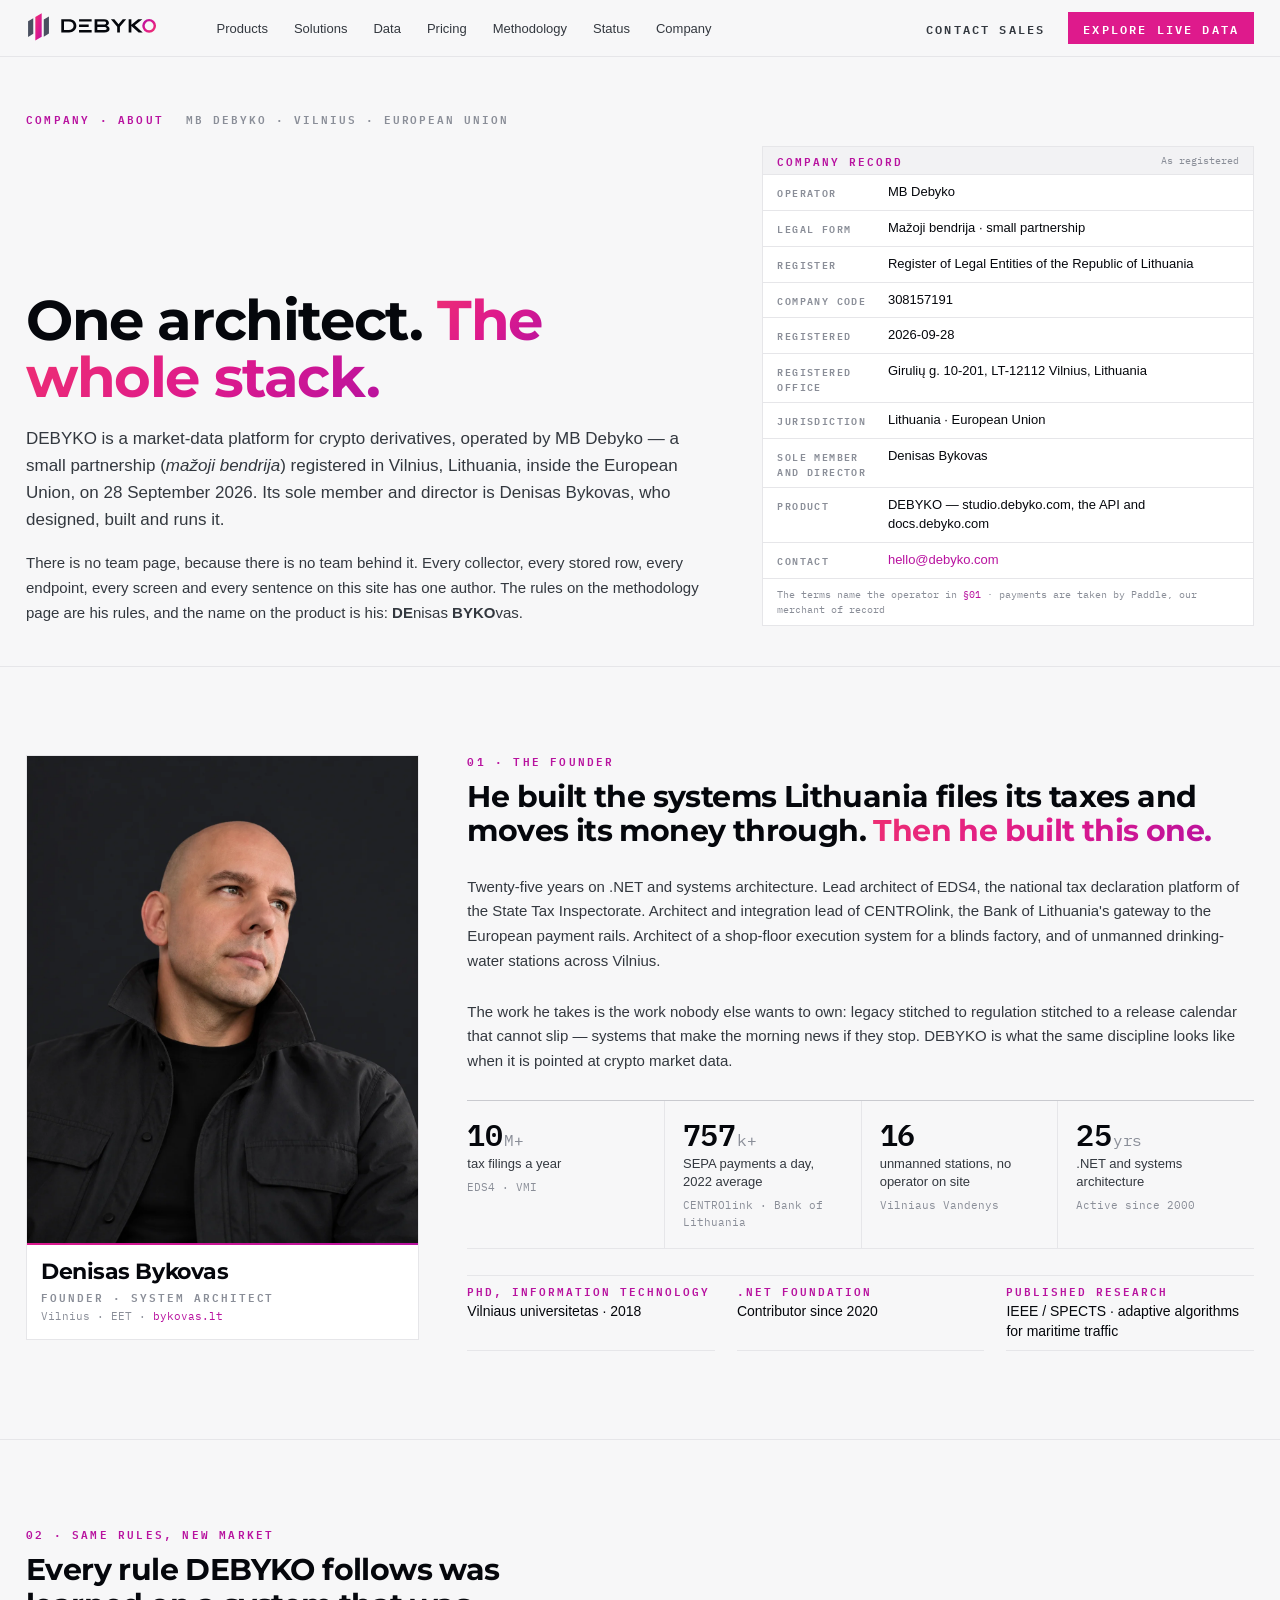
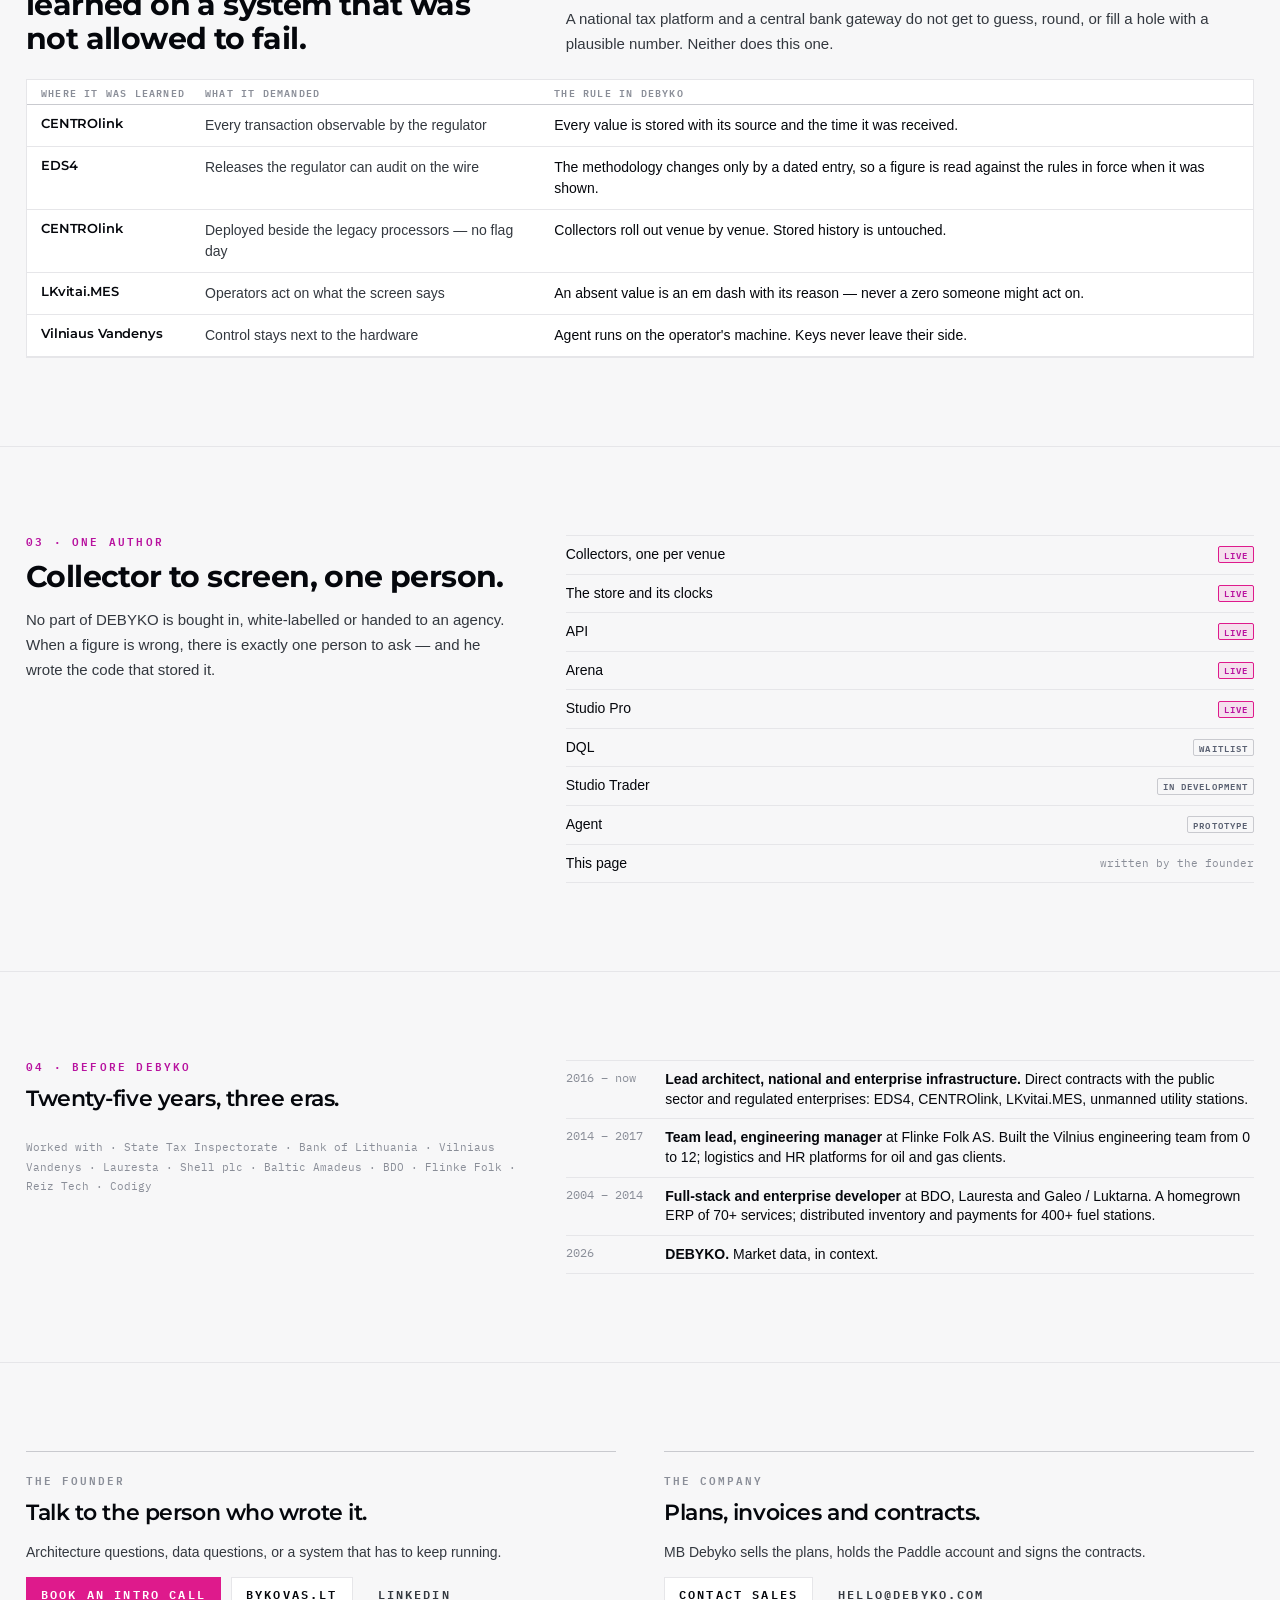
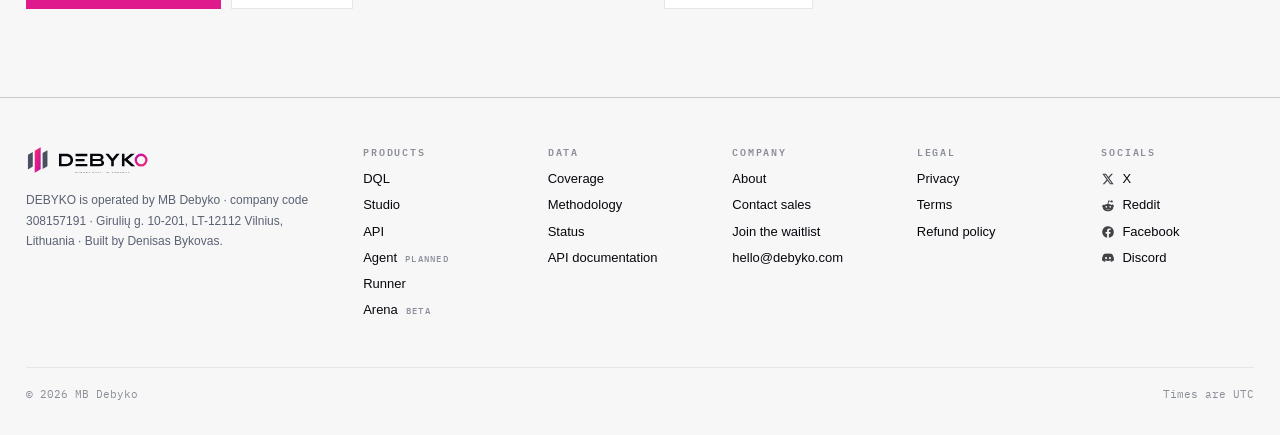
<file: about/index.html>
<!doctype html>
<html lang="en">
<head>
  <meta charset="utf-8">
  <!-- Google Tag Manager -->
  <script>(function(w,d,s,l,i){w[l]=w[l]||[];w[l].push({'gtm.start':
  new Date().getTime(),event:'gtm.js'});var f=d.getElementsByTagName(s)[0],
  j=d.createElement(s),dl=l!='dataLayer'?'&l='+l:'';j.async=true;j.src=
  'https://www.googletagmanager.com/gtm.js?id='+i+dl;f.parentNode.insertBefore(j,f);
  })(window,document,'script','dataLayer','GTM-W4DS277V');</script>
  <!-- End Google Tag Manager -->
  <meta name="viewport" content="width=device-width, initial-scale=1">
  <title>About — DEBYKO, MB Debyko and its founder | DEBYKO</title>
  <meta name="description" content="DEBYKO is operated by MB Debyko, a small partnership registered in Vilnius, Lithuania, EU, whose sole member and director, Denisas Bykovas, designed, built and runs it.">
  <link rel="canonical" href="https://debyko.com/about/">
  <meta property="og:type" content="website">
  <meta property="og:url" content="https://debyko.com/about/">
  <meta property="og:title" content="About DEBYKO — one architect, the whole stack">
  <meta property="og:description" content="Operated by MB Debyko, Vilnius, EU. Designed, built and run by Denisas Bykovas.">
  <meta property="og:image" content="https://debyko.com/og/debyko-og-1200x630.png?v=2">
  <meta property="og:image:type" content="image/png">
  <meta property="og:image:width" content="1200">
  <meta property="og:image:height" content="630">
  <meta property="og:image:alt" content="DEBYKO — Crypto market data, with the evidence attached. Every value keeps its source, timestamp and age.">
  <meta name="twitter:card" content="summary_large_image">
  <meta name="twitter:title" content="About DEBYKO — one architect, the whole stack">
  <meta name="twitter:description" content="Operated by MB Debyko, Vilnius, EU. Designed, built and run by Denisas Bykovas.">
  <meta name="twitter:image" content="https://debyko.com/og/debyko-og-1200x630.png?v=2">
  <link rel="icon" href="../assets/logo-mark.svg" type="image/svg+xml">

  <link rel="preconnect" href="https://fonts.googleapis.com">
  <link rel="preconnect" href="https://fonts.gstatic.com" crossorigin>
  <link rel="stylesheet" href="https://fonts.googleapis.com/css2?family=Montserrat:wght@400;500;600;700&family=IBM+Plex+Mono:wght@400;500;600&display=swap">
  <link rel="stylesheet" href="../css/tokens.css?v=56ed90d467">
  <link rel="stylesheet" href="../css/site.css?v=1a5a0b1994">
  <link rel="stylesheet" href="../css/pages.css?v=8beecf024d">
  <!-- importmap:begin -->
  <script type="importmap">{"imports":{"/js/api.js":"/js/api.js?v=64e58cdeaa","/js/arena-chart.js":"/js/arena-chart.js?v=cb82a9a31e","/js/format.js":"/js/format.js?v=5560141319","/js/home.js":"/js/home.js?v=425efa7401","/js/live-market.js":"/js/live-market.js?v=8bc75a96d9","/js/live-v2.js":"/js/live-v2.js?v=96de5c6275","/js/nav.js":"/js/nav.js?v=43d80b9eea","/js/pages/arena.js":"/js/pages/arena.js?v=38b1213083","/js/pages/coverage.js":"/js/pages/coverage.js?v=ead319db4c","/js/pages/methodology.js":"/js/pages/methodology.js?v=f4b739825e","/js/pages/shared.js":"/js/pages/shared.js?v=767b56feb7","/js/pages/status.js":"/js/pages/status.js?v=afb1780d53","/js/vendor/lightweight-charts-5.2.1.js":"/js/vendor/lightweight-charts-5.2.1.js?v=92b1a4d749"}}</script>
  <!-- importmap:end -->
  <script defer src="../js/nav.js?v=43d80b9eea"></script>
</head>
<body>

<!-- Google Tag Manager (noscript) -->
<noscript><iframe src="https://www.googletagmanager.com/ns.html?id=GTM-W4DS277V"
height="0" width="0" style="display:none;visibility:hidden"></iframe></noscript>
<!-- End Google Tag Manager (noscript) -->
<header class="site-header">
  <div class="wrap site-header__bar">
    <a class="site-header__logo" href="../" aria-label="DEBYKO home"><img src="../assets/logo-horizontal.svg" alt="DEBYKO"></a>
    <nav class="nav" aria-label="Main">
      <div class="nav__item">
        <button class="nav__trigger" aria-expanded="false">Products</button>
        <div class="nav__menu" hidden>
          <a href="../arena/">Arena <span class="nav-tag">live</span></a>
          <a href="../#studio-pro">Studio Pro <span class="nav-tag">live</span></a>
          <a href="../#trader">Studio Trader <span class="nav-tag">in development</span></a>
          <a href="../#agent">Agent <span class="nav-tag">prototype</span></a>
        </div>
      </div>
      <div class="nav__item">
        <button class="nav__trigger" aria-expanded="false">Solutions</button>
        <div class="nav__menu" hidden>
          <a href="../#evidence">Execution Evidence</a>
          <a href="../#services">Data &amp; Research</a>
          <a href="../#services">Venues &amp; Platforms</a>
          <a href="../#agent">Trading &amp; Automation</a>
        </div>
      </div>
      <div class="nav__item">
        <button class="nav__trigger" aria-expanded="false">Data</button>
        <div class="nav__menu" hidden>
          <a href="../data/coverage/">Coverage</a>
          <a href="../data/methodology/">Methodology</a>
          <a href="https://docs.debyko.com">API Documentation</a>
          <a href="../data/status/">Data Status</a>
        </div>
      </div>
      <div class="nav__item"><a class="nav__trigger" href="../#pricing" style="display:inline-flex;align-items:center;opacity:1">Pricing</a></div>
      <div class="nav__item"><a class="nav__trigger" href="../data/methodology/" style="display:inline-flex;align-items:center;opacity:1">Methodology</a></div>
      <div class="nav__item"><a class="nav__trigger" href="../data/status/" style="display:inline-flex;align-items:center;opacity:1">Status</a></div>
      <div class="nav__item">
        <button class="nav__trigger" aria-expanded="false">Company</button>
        <div class="nav__menu" hidden>
          <a href="./" aria-current="page">About</a>
          <a href="../?open=sales">Contact Sales</a>
          <a href="../?open=wait">Join the Waitlist</a>
        </div>
      </div>
    </nav>
    <div class="spacer"></div>
    <div class="site-header__actions hide-narrow">
      <a class="btn btn--ghost" href="../?open=sales"><span>Contact sales</span></a>
      <a class="btn btn--primary" href="../arena/"><span>Explore live data</span></a>
    </div>
    <button class="menu-btn" aria-expanded="false">Menu</button>
  </div>
  <div class="mobile-nav" hidden>
    <div class="mobile-nav__group"><div class="mobile-nav__title">Products</div><a href="../arena/">Arena</a><a href="../#studio-pro">Studio Pro</a><a href="../#trader">Studio Trader</a><a href="../#agent">Agent</a></div>
    <div class="mobile-nav__group"><div class="mobile-nav__title">Solutions</div><a href="../#evidence">Execution Evidence</a><a href="../#services">Data &amp; Research</a></div>
    <div class="mobile-nav__group"><div class="mobile-nav__title">Data</div><a href="../data/coverage/">Coverage</a><a href="../data/methodology/">Methodology</a><a href="../data/status/">Data Status</a><a href="https://docs.debyko.com">API Documentation</a></div>
    <div class="mobile-nav__group"><div class="mobile-nav__title">Company</div><a href="./">About</a><a href="../#pricing">Pricing</a><a href="../?open=sales">Contact Sales</a><a href="../?open=wait">Join the Waitlist</a></div>
    <div class="mobile-nav__actions">
      <a class="btn btn--primary" href="../arena/"><span>Explore live data</span></a>
      <a class="btn" href="../?open=sales"><span>Contact sales</span></a>
    </div>
  </div>
</header>

<main id="top">

<section class="section page-head">
  <div class="wrap stack gap-22">
    <div class="page-head__meta"><span class="eyebrow">Company · about</span><span class="label">MB Debyko · Vilnius · European Union</span></div>
    <div class="split split--7-5 split--end">
      <div class="stack gap-18">
        <h1 class="h1 about-h1">One architect. <span class="about-grad">The whole&nbsp;stack.</span></h1>
        <p class="lead">DEBYKO is a market-data platform for crypto derivatives, operated by MB Debyko — a small partnership (<i>mažoji bendrija</i>) registered in Vilnius, Lithuania, inside the European Union, on 28 September 2026. Its sole member and director is Denisas Bykovas, who designed, built and runs it.</p>
        <p class="prose">There is no team page, because there is no team behind it. Every collector, every stored row, every endpoint, every screen and every sentence on this site has one author. The rules on the methodology page are his rules, and the name on the product is his: <b>DE</b>nisas <b>BYKO</b>vas.</p>
      </div>
      <div class="panel">
        <div class="panel__head"><span class="label label--accent">Company record</span><span class="meta-xs">As registered</span></div>
        <dl class="about-record">
          <dt>Operator</dt><dd>MB Debyko</dd>
          <dt>Legal form</dt><dd>Mažoji bendrija · small partnership</dd>
          <dt>Register</dt><dd>Register of Legal Entities of the Republic of Lithuania</dd>
          <dt>Company code</dt><dd class="num">308157191</dd>
          <dt>Registered</dt><dd class="num">2026-09-28</dd>
          <dt>Registered office</dt><dd>Girulių g. 10-201, LT-12112 Vilnius, Lithuania</dd>
          <dt>Jurisdiction</dt><dd>Lithuania · European Union</dd>
          <dt>Sole member and director</dt><dd>Denisas Bykovas</dd>
          <dt>Product</dt><dd>DEBYKO — studio.debyko.com, the API and docs.debyko.com</dd>
          <dt>Contact</dt><dd><a href="mailto:hello@debyko.com">hello@debyko.com</a></dd>
        </dl>
        <div class="panel__note">The terms name the operator in <a href="/legal/terms/#operator">§01</a> · payments are taken by Paddle, our merchant of record</div>
      </div>
    </div>
  </div>
</section>

<section class="section" id="founder">
  <div class="wrap split split--4-8 split--start about-founder">
    <figure class="about-portrait">
      <img src="../assets/founder/portrait-cfdd5bc7.webp" alt="Denisas Bykovas" width="1122" height="1402" loading="lazy">
      <figcaption>
        <span class="about-portrait__name">Denisas Bykovas</span>
        <span class="label">Founder · system architect</span>
        <span class="meta">Vilnius · EET · <a href="https://bykovas.lt">bykovas.lt</a></span>
      </figcaption>
    </figure>
    <div class="stack gap-26">
      <div class="stack gap-14">
        <span class="eyebrow">01 · The founder</span>
        <h2 class="h2">He built the systems Lithuania files its taxes and moves its money through. <span class="about-grad">Then he built this one.</span></h2>
      </div>
      <p class="prose">Twenty-five years on .NET and systems architecture. Lead architect of EDS4, the national tax declaration platform of the State Tax Inspectorate. Architect and integration lead of CENTROlink, the Bank of Lithuania's gateway to the European payment rails. Architect of a shop-floor execution system for a blinds factory, and of unmanned drinking-water stations across Vilnius.</p>
      <p class="prose">The work he takes is the work nobody else wants to own: legacy stitched to regulation stitched to a release calendar that cannot slip — systems that make the morning news if they stop. DEBYKO is what the same discipline looks like when it is pointed at crypto market data.</p>
      <div class="about-stats">
        <div class="about-stat"><span class="about-stat__v">10<span class="about-stat__u">M+</span></span><span class="about-stat__k">tax filings a year</span><span class="meta">EDS4 · VMI</span></div>
        <div class="about-stat"><span class="about-stat__v">757<span class="about-stat__u">k+</span></span><span class="about-stat__k">SEPA payments a day, 2022 average</span><span class="meta">CENTROlink · Bank of Lithuania</span></div>
        <div class="about-stat"><span class="about-stat__v">16</span><span class="about-stat__k">unmanned stations, no operator on site</span><span class="meta">Vilniaus Vandenys</span></div>
        <div class="about-stat"><span class="about-stat__v">25<span class="about-stat__u">yrs</span></span><span class="about-stat__k">.NET and systems architecture</span><span class="meta">Active since 2000</span></div>
      </div>
      <ul class="ruled ruled--grid ruled--min-200 about-creds">
        <li><span class="label label--accent">PhD, Information Technology</span><span>Vilniaus universitetas · 2018</span></li>
        <li><span class="label label--accent">.NET Foundation</span><span>Contributor since 2020</span></li>
        <li><span class="label label--accent">Published research</span><span>IEEE / SPECTS · adaptive algorithms for maritime traffic</span></li>
      </ul>
    </div>
  </div>
</section>

<section class="section" id="rules">
  <div class="wrap stack gap-22">
    <div class="split split--5-7 split--end">
      <div class="stack gap-14">
        <span class="eyebrow">02 · Same rules, new market</span>
        <h2 class="h2">Every rule DEBYKO follows was learned on a system that was not allowed to fail.</h2>
      </div>
      <p class="prose">A national tax platform and a central bank gateway do not get to guess, round, or fill a hole with a plausible number. Neither does this one.</p>
    </div>
    <div class="panel scroll-x">
      <table class="tbl tbl--roomy about-rules">
        <thead><tr><th>Where it was learned</th><th>What it demanded</th><th>The rule in DEBYKO</th></tr></thead>
        <tbody>
          <tr><td class="td-venue">CENTROlink</td><td>Every transaction observable by the regulator</td><td>Every value is stored with its source and the time it was received.</td></tr>
          <tr><td class="td-venue">EDS4</td><td>Releases the regulator can audit on the wire</td><td>The methodology changes only by a dated entry, so a figure is read against the rules in force when it was shown.</td></tr>
          <tr><td class="td-venue">CENTROlink</td><td>Deployed beside the legacy processors — no flag day</td><td>Collectors roll out venue by venue. Stored history is untouched.</td></tr>
          <tr><td class="td-venue">LKvitai.MES</td><td>Operators act on what the screen says</td><td>An absent value is an em dash with its reason — never a zero someone might act on.</td></tr>
          <tr><td class="td-venue">Vilniaus Vandenys</td><td>Control stays next to the hardware</td><td>Agent runs on the operator's machine. Keys never leave their side.</td></tr>
        </tbody>
      </table>
    </div>
  </div>
</section>

<section class="section" id="stack">
  <div class="wrap split split--5-7 split--start">
    <div class="stack gap-14">
      <span class="eyebrow">03 · One author</span>
      <h2 class="h2">Collector to screen, one person.</h2>
      <p class="prose">No part of DEBYKO is bought in, white-labelled or handed to an agency. When a figure is wrong, there is exactly one person to ask — and he wrote the code that stored it.</p>
    </div>
    <ul class="ruled about-own">
      <li><span>Collectors, one per venue</span><span class="status-chip status-chip--sm status-chip--accent"><span>live</span></span></li>
      <li><span>The store and its clocks</span><span class="status-chip status-chip--sm status-chip--accent"><span>live</span></span></li>
      <li><span>API</span><span class="status-chip status-chip--sm status-chip--accent"><span>live</span></span></li>
      <li><span>Arena</span><span class="status-chip status-chip--sm status-chip--accent"><span>live</span></span></li>
      <li><span>Studio Pro</span><span class="status-chip status-chip--sm status-chip--accent"><span>live</span></span></li>
      <li><span>DQL</span><span class="status-chip status-chip--sm"><span>waitlist</span></span></li>
      <li><span>Studio Trader</span><span class="status-chip status-chip--sm"><span>in development</span></span></li>
      <li><span>Agent</span><span class="status-chip status-chip--sm"><span>prototype</span></span></li>
      <li><span>This page</span><span class="meta">written by the founder</span></li>
    </ul>
  </div>
</section>

<section class="section" id="before">
  <div class="wrap split split--5-7 split--start">
    <div class="stack gap-14">
      <span class="eyebrow">04 · Before DEBYKO</span>
      <h2 class="h2 h2--small">Twenty-five years, three eras.</h2>
      <p class="meta about-worked">Worked with · State Tax Inspectorate · Bank of Lithuania · Vilniaus Vandenys · Lauresta · Shell plc · Baltic Amadeus · BDO · Flinke Folk · Reiz Tech · Codigy</p>
    </div>
    <ul class="ruled ruled--dated">
      <li><span class="date">2016 – now</span><span><b>Lead architect, national and enterprise infrastructure.</b> Direct contracts with the public sector and regulated enterprises: EDS4, CENTROlink, LKvitai.MES, unmanned utility stations.</span></li>
      <li><span class="date">2014 – 2017</span><span><b>Team lead, engineering manager</b> at Flinke Folk AS. Built the Vilnius engineering team from 0 to 12; logistics and HR platforms for oil and gas clients.</span></li>
      <li><span class="date">2004 – 2014</span><span><b>Full-stack and enterprise developer</b> at BDO, Lauresta and Galeo / Luktarna. A homegrown ERP of 70+ services; distributed inventory and payments for 400+ fuel stations.</span></li>
      <li><span class="date">2026</span><span><b>DEBYKO.</b> Market data, in context.</span></li>
    </ul>
  </div>
</section>

<section class="section">
  <div class="wrap split split--1-1">
    <div class="closing">
      <span class="label">The founder</span>
      <h2 class="h2 h2--small">Talk to the person who wrote it.</h2>
      <p class="prose prose--sm">Architecture questions, data questions, or a system that has to keep running.</p>
      <div class="row gap-10"><a class="btn btn--primary" href="https://cal.com/denisas-bykovas" rel="noopener"><span>Book an intro call</span></a><a class="btn" href="https://bykovas.lt" rel="noopener"><span>bykovas.lt</span></a><a class="btn btn--ghost" href="https://www.linkedin.com/in/denisasbykovas/" rel="noopener"><span>LinkedIn</span></a></div>
    </div>
    <div class="closing">
      <span class="label">The company</span>
      <h2 class="h2 h2--small">Plans, invoices and contracts.</h2>
      <p class="prose prose--sm">MB Debyko sells the plans, holds the Paddle account and signs the contracts.</p>
      <div class="row gap-10"><a class="btn" href="../?open=sales"><span>Contact sales</span></a><a class="btn btn--ghost" href="mailto:hello@debyko.com"><span>hello@debyko.com</span></a></div>
    </div>
  </div>
</section>
</main>

<footer id="company" class="site-footer">
  <div class="wrap stack gap-48">
    <div class="site-footer__cols">
      <div class="stack gap-14">
        <img src="/assets/logo-horizontal-descriptor.svg" alt="DEBYKO — Market data. In context." style="height:30px;width:auto;display:block;align-self:flex-start">
        <p class="credit credit--legal">DEBYKO is operated by MB Debyko · company code 308157191 · Girulių g. 10-201, LT-12112 Vilnius, Lithuania · Built by Denisas Bykovas.</p>
      </div>
      <div class="site-footer__col"><span class="site-footer__title">Products</span><a href="/#dql">DQL</a><a href="https://studio.debyko.com">Studio</a><a href="https://docs.debyko.com">API</a><a href="/#agent">Agent <span class="nav-tag">planned</span></a><a href="/#runner">Runner</a><a href="/#arena">Arena <span class="nav-tag">beta</span></a></div>
      <div class="site-footer__col"><span class="site-footer__title">Data</span><a href="/data/coverage/">Coverage</a><a href="/data/methodology/">Methodology</a><a href="/data/status/">Status</a><a href="https://docs.debyko.com">API documentation</a></div>
      <div class="site-footer__col"><span class="site-footer__title">Company</span><a href="/about/">About</a><a href="/?open=sales" data-open="sales">Contact sales</a><a href="/?open=wait" data-open="wait">Join the waitlist</a><a href="mailto:hello@debyko.com">hello@debyko.com</a></div>
      <div class="site-footer__col"><span class="site-footer__title">Legal</span><a href="/legal/privacy/">Privacy</a><a href="/legal/terms/">Terms</a><a href="/legal/refund/">Refund policy</a></div>
      <div class="site-footer__col site-footer__col--socials"><span class="site-footer__title">Socials</span><a href="https://x.com/DebykoX" rel="me noopener"><svg class="social-icon" viewBox="0 0 24 24" fill="currentColor" aria-hidden="true" focusable="false"><path d="M17.53 3h2.94l-6.43 7.35L21.6 21h-5.92l-4.64-6.07L5.73 21H2.79l6.88-7.86L2.4 3h6.07l4.2 5.55L17.53 3Zm-1.03 16.2h1.63L7.59 4.72H5.84L16.5 19.2Z"/></svg><span>X</span></a><a href="https://www.reddit.com/user/debykotrail/" rel="me noopener"><svg class="social-icon" viewBox="0 0 24 24" fill="currentColor" aria-hidden="true" focusable="false"><path d="M22 11.8a2.2 2.2 0 0 0-3.73-1.58 10.9 10.9 0 0 0-5.5-1.74l.94-4.4 3.06.65a1.75 1.75 0 1 0 .2-1.42l-3.77-.8a.7.7 0 0 0-.83.54l-1.13 5.42a10.9 10.9 0 0 0-5.58 1.75A2.2 2.2 0 1 0 3.2 14.3a4.2 4.2 0 0 0-.05.66C3.15 18.3 7.1 21 12 21s8.85-2.7 8.85-6.04c0-.22-.02-.44-.05-.65A2.2 2.2 0 0 0 22 11.8ZM7.6 13.4a1.55 1.55 0 1 1 3.1 0 1.55 1.55 0 0 1-3.1 0Zm8.66 4.2c-1.06 1.06-3.1 1.14-3.7 1.14-.6 0-2.64-.08-3.7-1.14a.4.4 0 0 1 .57-.57c.67.67 2.1.9 3.13.9 1.03 0 2.46-.23 3.13-.9a.4.4 0 1 1 .57.57Zm-.4-2.65a1.55 1.55 0 1 1 0-3.1 1.55 1.55 0 0 1 0 3.1Z"/></svg><span>Reddit</span></a><a href="https://www.facebook.com/debykotrail" rel="me noopener"><svg class="social-icon" viewBox="0 0 24 24" fill="currentColor" aria-hidden="true" focusable="false"><path d="M22 12a10 10 0 1 0-11.56 9.88v-6.99H7.9V12h2.54V9.8c0-2.51 1.5-3.9 3.78-3.9 1.1 0 2.24.2 2.24.2v2.46h-1.26c-1.24 0-1.63.77-1.63 1.56V12h2.78l-.45 2.89h-2.33v6.99A10 10 0 0 0 22 12Z"/></svg><span>Facebook</span></a><a href="https://discord.gg/MY6tMJdjZ" rel="me noopener"><svg class="social-icon" viewBox="0 0 24 24" fill="currentColor" aria-hidden="true" focusable="false"><path d="M19.3 5.4A16.3 16.3 0 0 0 15.3 4.2l-.2.4a15 15 0 0 0-6.2 0l-.2-.4A16.3 16.3 0 0 0 4.7 5.4C2.2 9.1 1.5 12.7 1.9 16.2A16.4 16.4 0 0 0 6.9 18.7l1-1.7a10.6 10.6 0 0 1-1.7-.8l.4-.3a11.7 11.7 0 0 0 10.8 0l.4.3c-.5.3-1.1.6-1.7.8l1 1.7a16.3 16.3 0 0 0 5-2.5c.5-4.1-.7-7.7-2.8-10.8ZM8.7 14.1c-1 0-1.8-.9-1.8-2s.8-2 1.8-2 1.8.9 1.8 2-.8 2-1.8 2Zm6.6 0c-1 0-1.8-.9-1.8-2s.8-2 1.8-2 1.8.9 1.8 2-.8 2-1.8 2Z"/></svg><span>Discord</span></a></div>
    </div>
    <div class="site-footer__bottom"><span>© 2026 MB Debyko</span><span>Times are UTC</span></div>
  </div>
</footer>

</body>
</html>
</file>
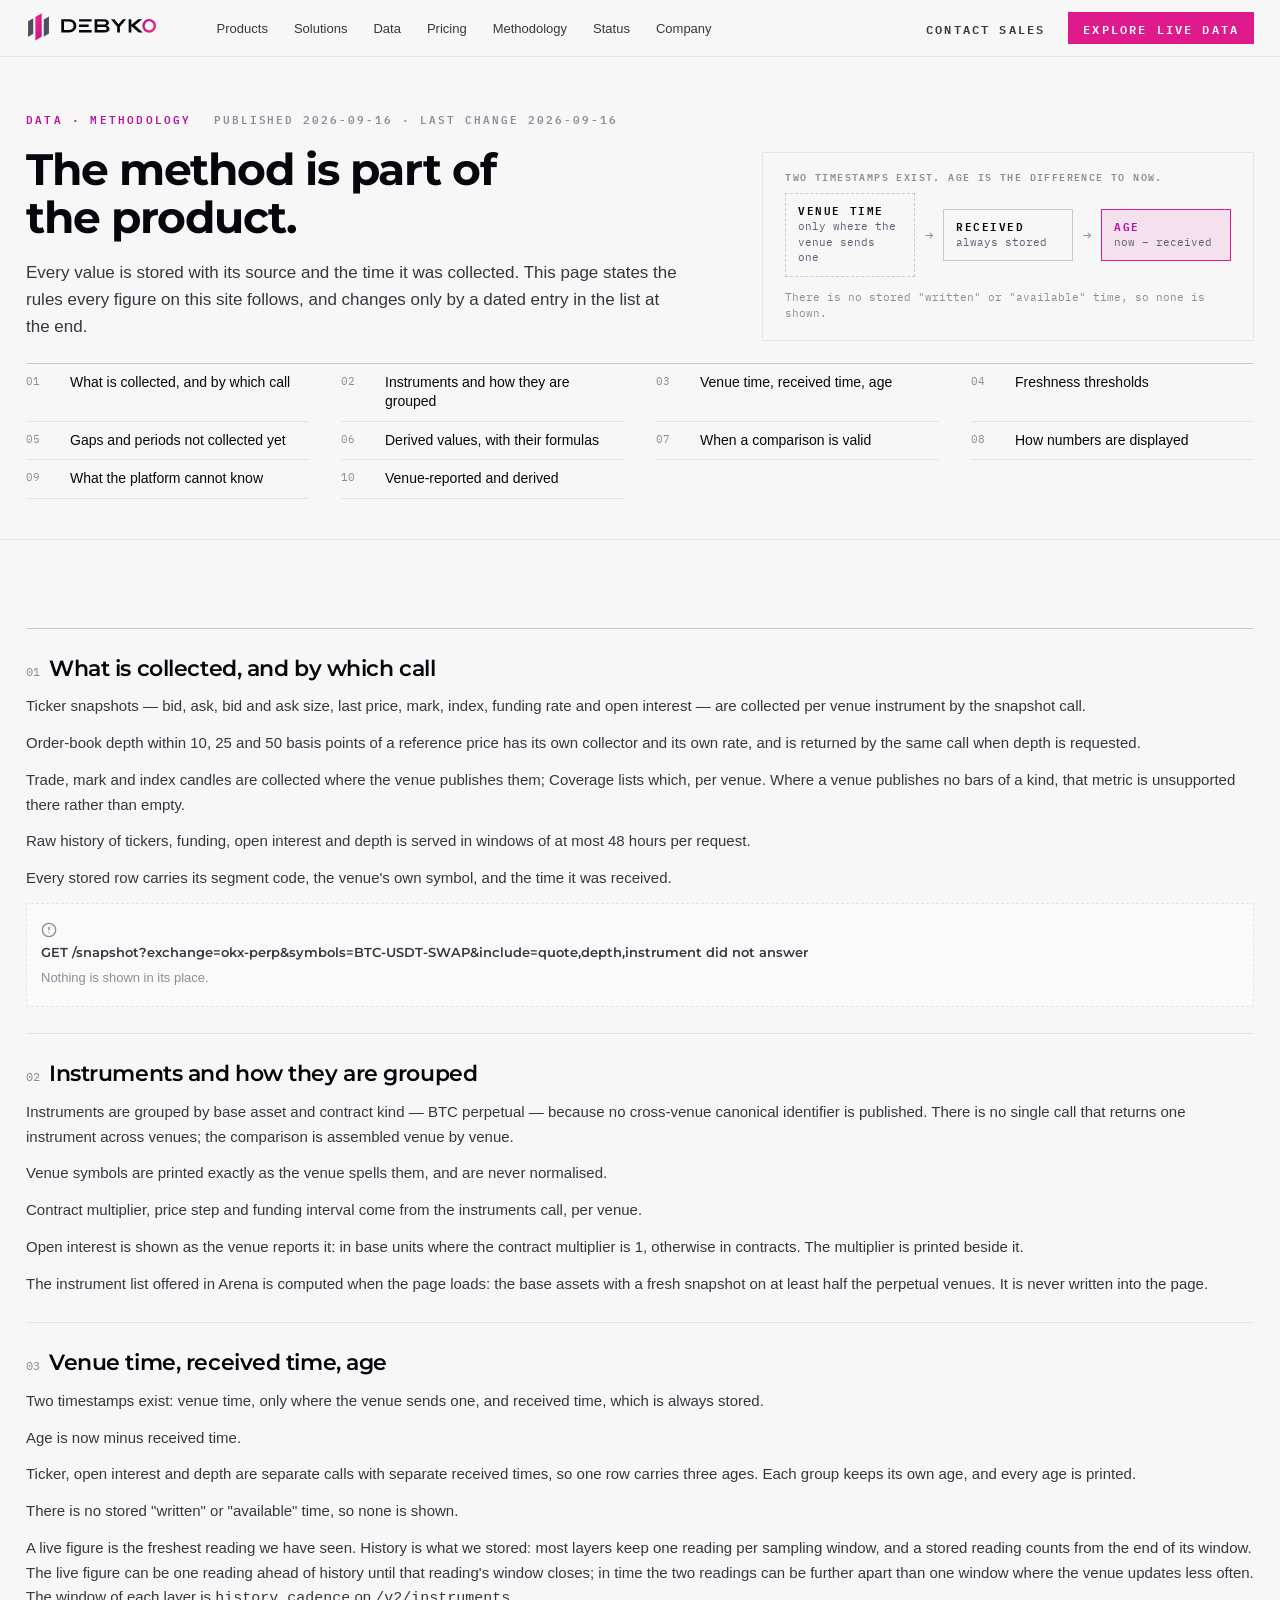
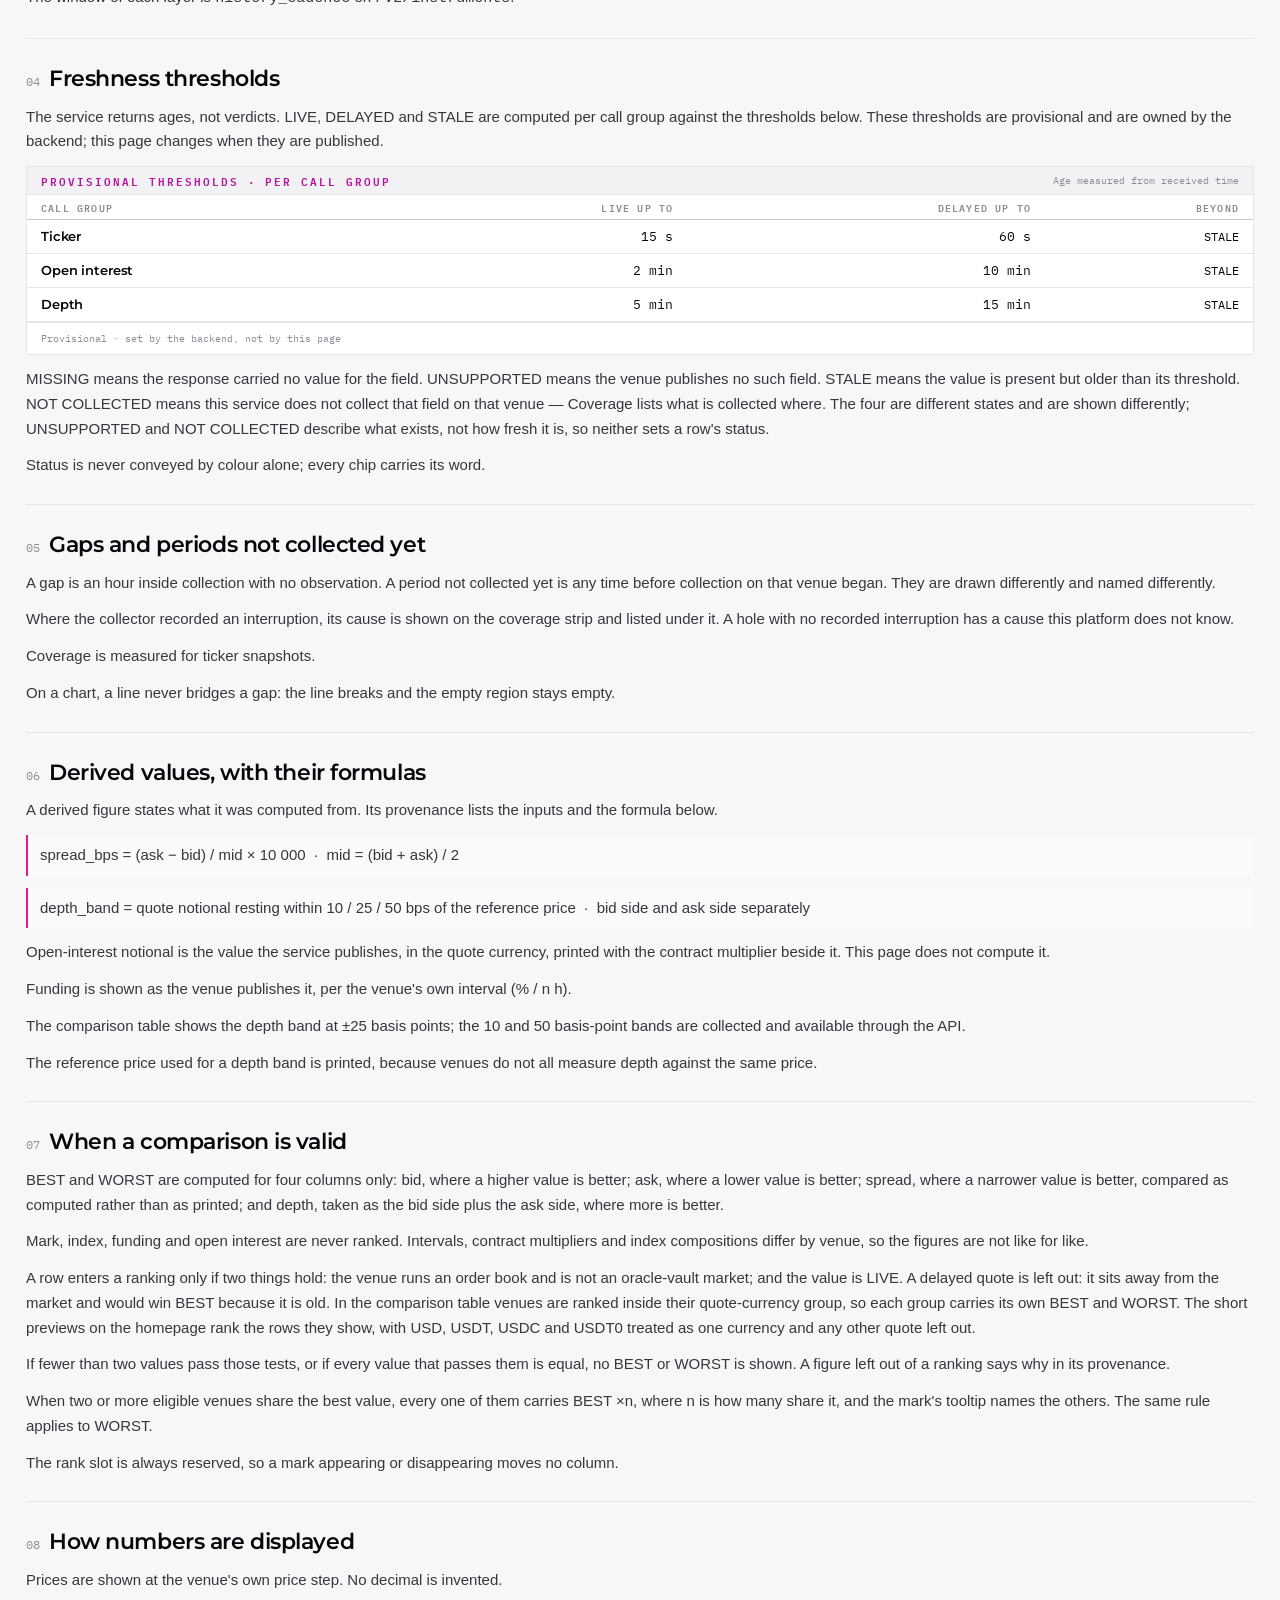
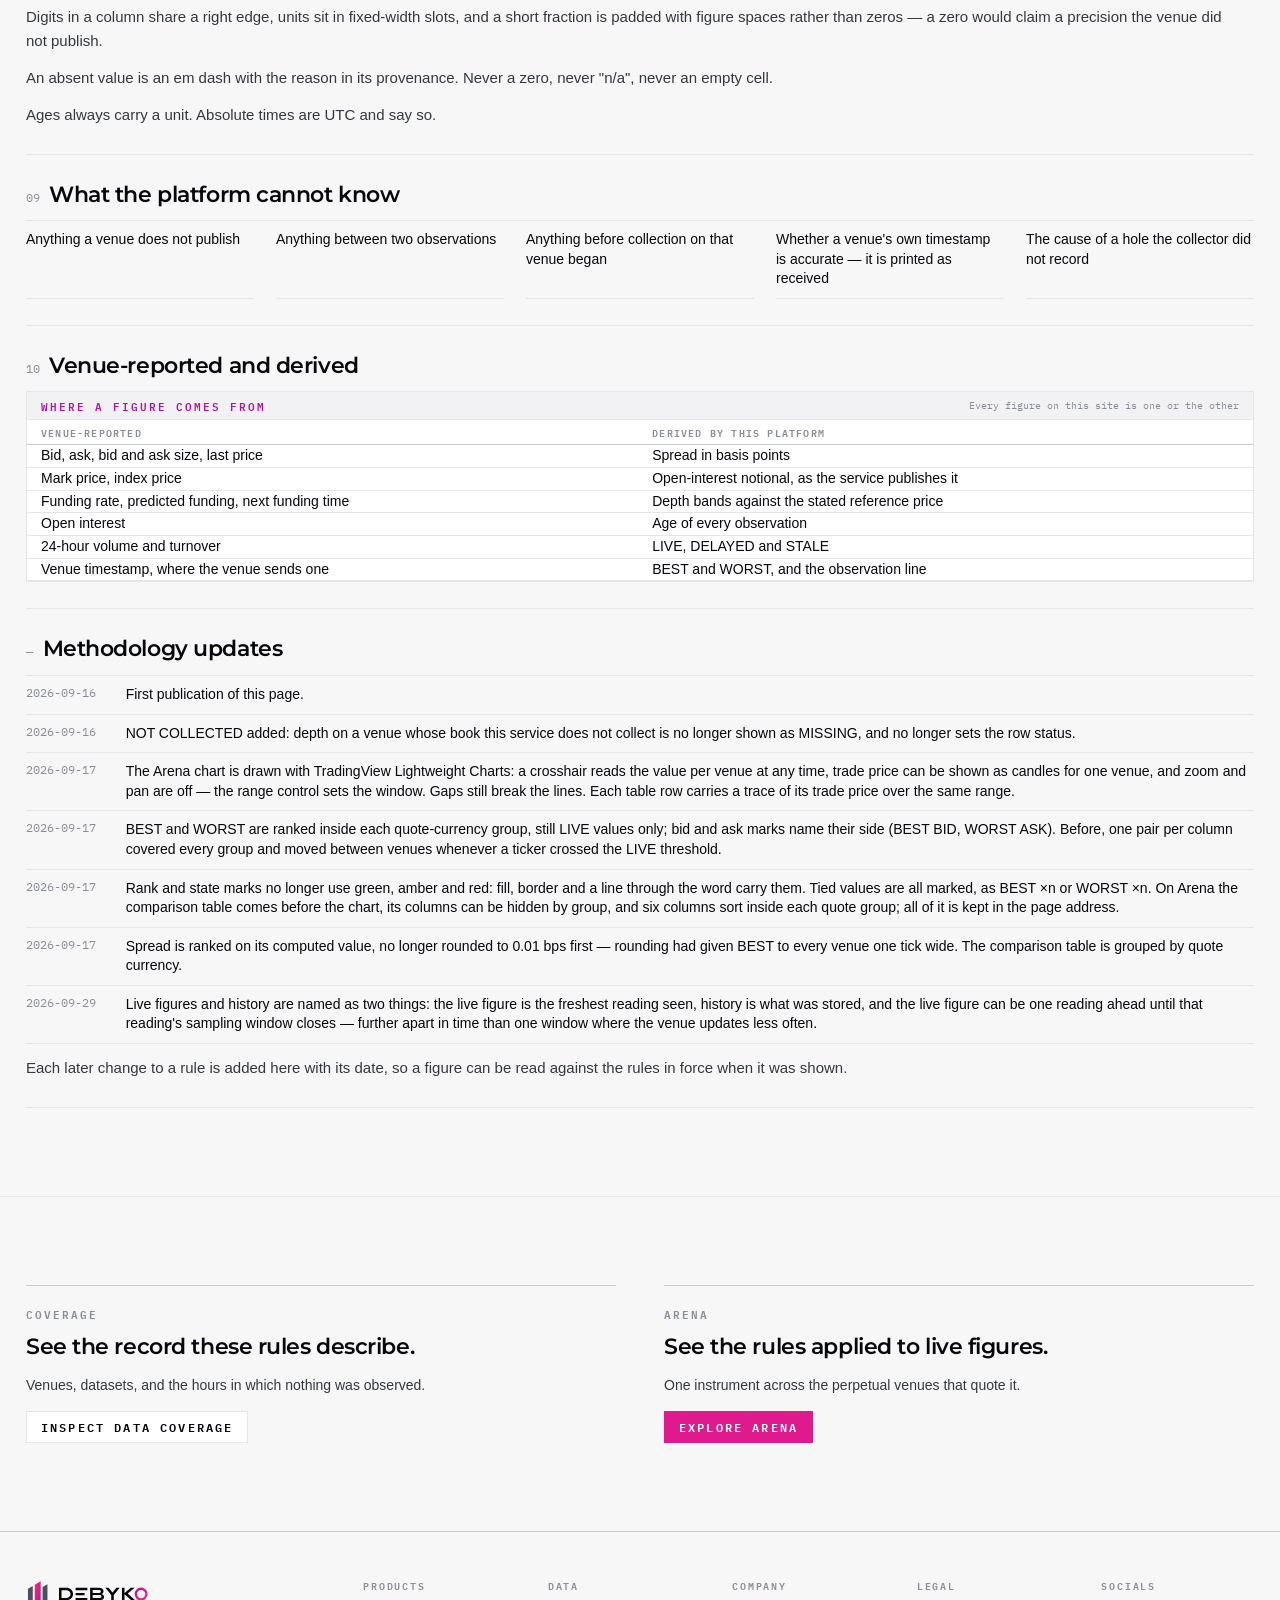
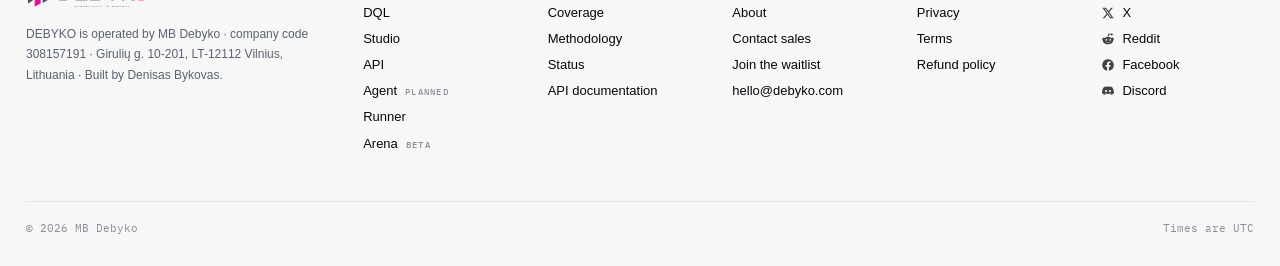
<file: data/methodology/index.html>
<!doctype html>
<html lang="en">
<head>
  <meta charset="utf-8">
  <!-- Google Tag Manager -->
  <script>(function(w,d,s,l,i){w[l]=w[l]||[];w[l].push({'gtm.start':
  new Date().getTime(),event:'gtm.js'});var f=d.getElementsByTagName(s)[0],
  j=d.createElement(s),dl=l!='dataLayer'?'&l='+l:'';j.async=true;j.src=
  'https://www.googletagmanager.com/gtm.js?id='+i+dl;f.parentNode.insertBefore(j,f);
  })(window,document,'script','dataLayer','GTM-W4DS277V');</script>
  <!-- End Google Tag Manager -->
  <meta name="viewport" content="width=device-width, initial-scale=1">
  <title>Methodology — how every figure is made | DEBYKO</title>
  <meta name="description" content="The rules behind every figure: what is collected, the three clocks, freshness thresholds, gaps, derived values, and when a comparison is valid.">
  <link rel="canonical" href="https://debyko.com/data/methodology/">
  <meta property="og:type" content="website">
  <meta property="og:url" content="https://debyko.com/data/methodology/">
  <meta property="og:title" content="DEBYKO Methodology — the method is part of the product">
  <meta property="og:description" content="What is collected, the three clocks, thresholds, gaps, derived values, and when a comparison is valid.">
  <meta property="og:image" content="https://debyko.com/og/debyko-og-1200x630.png?v=2">
  <meta property="og:image:type" content="image/png">
  <meta property="og:image:width" content="1200">
  <meta property="og:image:height" content="630">
  <meta property="og:image:alt" content="DEBYKO — Crypto market data, with the evidence attached. Every value keeps its source, timestamp and age.">
  <meta name="twitter:card" content="summary_large_image">
  <meta name="twitter:title" content="DEBYKO Methodology — the method is part of the product">
  <meta name="twitter:description" content="Every value keeps its source, its time and its age.">
  <meta name="twitter:image" content="https://debyko.com/og/debyko-og-1200x630.png?v=2">
  <link rel="icon" href="../../assets/logo-mark.svg" type="image/svg+xml">

  <link rel="preconnect" href="https://fonts.googleapis.com">
  <link rel="preconnect" href="https://fonts.gstatic.com" crossorigin>
  <link rel="stylesheet" href="https://fonts.googleapis.com/css2?family=Montserrat:wght@400;500;600;700&family=IBM+Plex+Mono:wght@400;500;600&display=swap">
  <link rel="stylesheet" href="../../css/tokens.css?v=56ed90d467">
  <link rel="stylesheet" href="../../css/site.css?v=1a5a0b1994">
  <link rel="stylesheet" href="../../css/pages.css?v=8beecf024d">
  <!-- importmap:begin -->
  <script type="importmap">{"imports":{"/js/api.js":"/js/api.js?v=64e58cdeaa","/js/arena-chart.js":"/js/arena-chart.js?v=cb82a9a31e","/js/format.js":"/js/format.js?v=5560141319","/js/home.js":"/js/home.js?v=425efa7401","/js/live-market.js":"/js/live-market.js?v=8bc75a96d9","/js/live-v2.js":"/js/live-v2.js?v=96de5c6275","/js/nav.js":"/js/nav.js?v=43d80b9eea","/js/pages/arena.js":"/js/pages/arena.js?v=38b1213083","/js/pages/coverage.js":"/js/pages/coverage.js?v=ead319db4c","/js/pages/methodology.js":"/js/pages/methodology.js?v=f4b739825e","/js/pages/shared.js":"/js/pages/shared.js?v=767b56feb7","/js/pages/status.js":"/js/pages/status.js?v=afb1780d53","/js/vendor/lightweight-charts-5.2.1.js":"/js/vendor/lightweight-charts-5.2.1.js?v=92b1a4d749"}}</script>
  <!-- importmap:end -->
  <script defer src="../../js/nav.js?v=43d80b9eea"></script>
  <script type="module" src="../../js/pages/methodology.js?v=f4b739825e"></script>
</head>
<body>

<!-- Google Tag Manager (noscript) -->
<noscript><iframe src="https://www.googletagmanager.com/ns.html?id=GTM-W4DS277V"
height="0" width="0" style="display:none;visibility:hidden"></iframe></noscript>
<!-- End Google Tag Manager (noscript) -->
<header class="site-header">
  <div class="wrap site-header__bar">
    <a class="site-header__logo" href="../../" aria-label="DEBYKO home"><img src="../../assets/logo-horizontal.svg" alt="DEBYKO"></a>
    <nav class="nav" aria-label="Main">
      <div class="nav__item">
        <button class="nav__trigger" aria-expanded="false">Products</button>
        <div class="nav__menu" hidden>
          <a href="../../arena/">Arena <span class="nav-tag">live</span></a>
          <a href="../../#studio-pro">Studio Pro <span class="nav-tag">live</span></a>
          <a href="../../#trader">Studio Trader <span class="nav-tag">in development</span></a>
          <a href="../../#agent">Agent <span class="nav-tag">prototype</span></a>
        </div>
      </div>
      <div class="nav__item">
        <button class="nav__trigger" aria-expanded="false">Solutions</button>
        <div class="nav__menu" hidden>
          <a href="../../#evidence">Execution Evidence</a>
          <a href="../../#services">Data &amp; Research</a>
          <a href="../../#services">Venues &amp; Platforms</a>
          <a href="../../#agent">Trading &amp; Automation</a>
        </div>
      </div>
      <div class="nav__item">
        <button class="nav__trigger" aria-expanded="false">Data</button>
        <div class="nav__menu" hidden>
          <a href="../../data/coverage/">Coverage</a>
          <a href="../../data/methodology/">Methodology</a>
          <a href="https://docs.debyko.com">API Documentation</a>
          <a href="../../data/status/">Data Status</a>
        </div>
      </div>
      <div class="nav__item"><a class="nav__trigger" href="../../#pricing" style="display:inline-flex;align-items:center;opacity:1">Pricing</a></div>
      <div class="nav__item"><a class="nav__trigger" href="../../data/methodology/" style="display:inline-flex;align-items:center;opacity:1">Methodology</a></div>
      <div class="nav__item"><a class="nav__trigger" href="../../data/status/" style="display:inline-flex;align-items:center;opacity:1">Status</a></div>
      <div class="nav__item">
        <button class="nav__trigger" aria-expanded="false">Company</button>
        <div class="nav__menu" hidden>
          <a href="/about/">About</a>
          <a href="../../?open=sales">Contact Sales</a>
          <a href="../../?open=wait">Join the Waitlist</a>
        </div>
      </div>
    </nav>
    <div class="spacer"></div>
    <div class="site-header__actions hide-narrow">
      <a class="btn btn--ghost" href="../../?open=sales"><span>Contact sales</span></a>
      <a class="btn btn--primary" href="../../arena/"><span>Explore live data</span></a>
    </div>
    <button class="menu-btn" aria-expanded="false">Menu</button>
  </div>
  <div class="mobile-nav" hidden>
    <div class="mobile-nav__group"><div class="mobile-nav__title">Products</div><a href="../../arena/">Arena</a><a href="../../#studio-pro">Studio Pro</a><a href="../../#trader">Studio Trader</a><a href="../../#agent">Agent</a></div>
    <div class="mobile-nav__group"><div class="mobile-nav__title">Solutions</div><a href="../../#evidence">Execution Evidence</a><a href="../../#services">Data &amp; Research</a></div>
    <div class="mobile-nav__group"><div class="mobile-nav__title">Data</div><a href="../../data/coverage/">Coverage</a><a href="../../data/methodology/">Methodology</a><a href="../../data/status/">Data Status</a><a href="https://docs.debyko.com">API Documentation</a></div>
    <div class="mobile-nav__group"><div class="mobile-nav__title">Company</div><a href="../../#pricing">Pricing</a><a href="../../?open=sales">Contact Sales</a><a href="../../?open=wait">Join the Waitlist</a></div>
    <div class="mobile-nav__actions">
      <a class="btn btn--primary" href="../../arena/"><span>Explore live data</span></a>
      <a class="btn" href="../../?open=sales"><span>Contact sales</span></a>
    </div>
  </div>
</header>

<main id="top">

<section class="section page-head">
  <div class="wrap stack gap-22">
    <div class="page-head__meta"><span class="eyebrow">Data · methodology</span><span class="label">Published 2026-09-16 · last change 2026-09-16</span></div>
    <div class="split split--7-5 split--end">
      <div class="stack gap-18">
        <h1 class="h1">The method is part of the product.</h1>
        <p class="lead">Every value is stored with its source and the time it was collected. This page states the rules every figure on this site follows, and changes only by a dated entry in the list at the end.</p>
      </div>
      <div class="clock-card">
        <span class="fact__k">Two timestamps exist. Age is the difference to now.</span>
        <div class="clocks">
          <div class="clock clock--dashed"><span class="clock__k">Venue time</span><span class="clock__v">only where the venue sends one</span></div>
          <span class="clocks__arrow">→</span>
          <div class="clock"><span class="clock__k">Received</span><span class="clock__v">always stored</span></div>
          <span class="clocks__arrow">→</span>
          <div class="clock clock--age"><span class="clock__k accent">Age</span><span class="clock__v">now − received</span></div>
        </div>
        <span class="meta">There is no stored "written" or "available" time, so none is shown.</span>
      </div>
    </div>
    <ol class="toc">
      <li><a href="#collected"><span class="toc__n">01</span><span>What is collected, and by which call</span></a></li>
      <li><a href="#instruments"><span class="toc__n">02</span><span>Instruments and how they are grouped</span></a></li>
      <li><a href="#clocks"><span class="toc__n">03</span><span>Venue time, received time, age</span></a></li>
      <li><a href="#thresholds"><span class="toc__n">04</span><span>Freshness thresholds</span></a></li>
      <li><a href="#gaps"><span class="toc__n">05</span><span>Gaps and periods not collected yet</span></a></li>
      <li><a href="#derived"><span class="toc__n">06</span><span>Derived values, with their formulas</span></a></li>
      <li><a href="#comparison"><span class="toc__n">07</span><span>When a comparison is valid</span></a></li>
      <li><a href="#numbers"><span class="toc__n">08</span><span>How numbers are displayed</span></a></li>
      <li><a href="#unknown"><span class="toc__n">09</span><span>What the platform cannot know</span></a></li>
      <li><a href="#reported"><span class="toc__n">10</span><span>Venue-reported and derived</span></a></li>
    </ol>
  </div>
</section>

<section class="section">
  <div class="wrap">
    <div class="article">
      <section id="collected">
        <h2><span class="article__n">01</span>What is collected, and by which call <a class="anchor" href="#collected" aria-label="Link to this section">#</a></h2>
        <p>Ticker snapshots — bid, ask, bid and ask size, last price, mark, index, funding rate and open interest — are collected per venue instrument by the snapshot call.</p>
        <p>Order-book depth within 10, 25 and 50 basis points of a reference price has its own collector and its own rate, and is returned by the same call when depth is requested.</p>
        <p>Trade, mark and index candles are collected where the venue publishes them; Coverage lists which, per venue. Where a venue publishes no bars of a kind, that metric is unsupported there rather than empty.</p>
        <p>Raw history of tickers, funding, open interest and depth is served in windows of at most 48 hours per request.</p>
        <p>Every stored row carries its segment code, the venue's own symbol, and the time it was received.</p>
        <div id="method-sample-row">Requesting</div>
      </section>

      <section id="instruments">
        <h2><span class="article__n">02</span>Instruments and how they are grouped <a class="anchor" href="#instruments" aria-label="Link to this section">#</a></h2>
        <p>Instruments are grouped by base asset and contract kind — BTC perpetual — because no cross-venue canonical identifier is published. There is no single call that returns one instrument across venues; the comparison is assembled venue by venue.</p>
        <p>Venue symbols are printed exactly as the venue spells them, and are never normalised.</p>
        <p>Contract multiplier, price step and funding interval come from the instruments call, per venue.</p>
        <p>Open interest is shown as the venue reports it: in base units where the contract multiplier is 1, otherwise in contracts. The multiplier is printed beside it.</p>
        <p>The instrument list offered in Arena is computed when the page loads: the base assets with a fresh snapshot on at least half the perpetual venues. It is never written into the page.</p>
      </section>

      <section id="clocks">
        <h2><span class="article__n">03</span>Venue time, received time, age <a class="anchor" href="#clocks" aria-label="Link to this section">#</a></h2>
        <p>Two timestamps exist: venue time, only where the venue sends one, and received time, which is always stored.</p>
        <p>Age is now minus received time.</p>
        <p>Ticker, open interest and depth are separate calls with separate received times, so one row carries three ages. Each group keeps its own age, and every age is printed.</p>
        <p>There is no stored "written" or "available" time, so none is shown.</p>
        <p>A live figure is the freshest reading we have seen. History is what we stored: most layers keep one reading per sampling window, and a stored reading counts from the end of its window. The live figure can be one reading ahead of history until that reading's window closes; in time the two readings can be further apart than one window where the venue updates less often. The window of each layer is <code>history_cadence</code> on <code>/v2/instruments</code>.</p>
      </section>

      <section id="thresholds">
        <h2><span class="article__n">04</span>Freshness thresholds <a class="anchor" href="#thresholds" aria-label="Link to this section">#</a></h2>
        <p>The service returns ages, not verdicts. LIVE, DELAYED and STALE are computed per call group against the thresholds below. These thresholds are provisional and are owned by the backend; this page changes when they are published.</p>
        <div class="panel">
          <div class="panel__head"><span class="label label--accent">Provisional thresholds · per call group</span><span class="meta-xs">Age measured from received time</span></div>
          <table class="tbl tbl--roomy">
            <thead><tr><th>Call group</th><th class="r">LIVE up to</th><th class="r">DELAYED up to</th><th class="r">Beyond</th></tr></thead>
            <tbody>
              <tr><td class="td-venue">Ticker</td><td class="td-num">15 s</td><td class="td-num">60 s</td><td class="td-mono r">STALE</td></tr>
              <tr><td class="td-venue">Open interest</td><td class="td-num">2 min</td><td class="td-num">10 min</td><td class="td-mono r">STALE</td></tr>
              <tr><td class="td-venue">Depth</td><td class="td-num">5 min</td><td class="td-num">15 min</td><td class="td-mono r">STALE</td></tr>
            </tbody>
          </table>
          <div class="panel__note">Provisional · set by the backend, not by this page</div>
        </div>
        <p>MISSING means the response carried no value for the field. UNSUPPORTED means the venue publishes no such field. STALE means the value is present but older than its threshold. NOT COLLECTED means this service does not collect that field on that venue — Coverage lists what is collected where. The four are different states and are shown differently; UNSUPPORTED and NOT COLLECTED describe what exists, not how fresh it is, so neither sets a row's status.</p>
        <p>Status is never conveyed by colour alone; every chip carries its word.</p>
      </section>

      <section id="gaps">
        <h2><span class="article__n">05</span>Gaps and periods not collected yet <a class="anchor" href="#gaps" aria-label="Link to this section">#</a></h2>
        <p>A gap is an hour inside collection with no observation. A period not collected yet is any time before collection on that venue began. They are drawn differently and named differently.</p>
        <p>Where the collector recorded an interruption, its cause is shown on the coverage strip and listed under it. A hole with no recorded interruption has a cause this platform does not know.</p>
        <p>Coverage is measured for ticker snapshots.</p>
        <p>On a chart, a line never bridges a gap: the line breaks and the empty region stays empty.</p>
      </section>

      <section id="derived">
        <h2><span class="article__n">06</span>Derived values, with their formulas <a class="anchor" href="#derived" aria-label="Link to this section">#</a></h2>
        <p>A derived figure states what it was computed from. Its provenance lists the inputs and the formula below.</p>
        <p class="formula">spread_bps = (ask − bid) / mid × 10 000 &nbsp;·&nbsp; mid = (bid + ask) / 2</p>
        <p class="formula">depth_band = quote notional resting within 10 / 25 / 50 bps of the reference price &nbsp;·&nbsp; bid side and ask side separately</p>
        <p>Open-interest notional is the value the service publishes, in the quote currency, printed with the contract multiplier beside it. This page does not compute it.</p>
        <p>Funding is shown as the venue publishes it, per the venue's own interval (% / n h).</p>
        <p>The comparison table shows the depth band at ±25 basis points; the 10 and 50 basis-point bands are collected and available through the API.</p>
        <p>The reference price used for a depth band is printed, because venues do not all measure depth against the same price.</p>
      </section>

      <section id="comparison">
        <h2><span class="article__n">07</span>When a comparison is valid <a class="anchor" href="#comparison" aria-label="Link to this section">#</a></h2>
        <p>BEST and WORST are computed for four columns only: bid, where a higher value is better; ask, where a lower value is better; spread, where a narrower value is better, compared as computed rather than as printed; and depth, taken as the bid side plus the ask side, where more is better.</p>
        <p>Mark, index, funding and open interest are never ranked. Intervals, contract multipliers and index compositions differ by venue, so the figures are not like for like.</p>
        <p>A row enters a ranking only if two things hold: the venue runs an order book and is not an oracle-vault market; and the value is LIVE. A delayed quote is left out: it sits away from the market and would win BEST because it is old. In the comparison table venues are ranked inside their quote-currency group, so each group carries its own BEST and WORST. The short previews on the homepage rank the rows they show, with USD, USDT, USDC and USDT0 treated as one currency and any other quote left out.</p>
        <p>If fewer than two values pass those tests, or if every value that passes them is equal, no BEST or WORST is shown. A figure left out of a ranking says why in its provenance.</p>
        <p>When two or more eligible venues share the best value, every one of them carries BEST ×n, where n is how many share it, and the mark's tooltip names the others. The same rule applies to WORST.</p>
        <p>The rank slot is always reserved, so a mark appearing or disappearing moves no column.</p>
      </section>

      <section id="numbers">
        <h2><span class="article__n">08</span>How numbers are displayed <a class="anchor" href="#numbers" aria-label="Link to this section">#</a></h2>
        <p>Prices are shown at the venue's own price step. No decimal is invented.</p>
        <p>Digits in a column share a right edge, units sit in fixed-width slots, and a short fraction is padded with figure spaces rather than zeros — a zero would claim a precision the venue did not publish.</p>
        <p>An absent value is an em dash with the reason in its provenance. Never a zero, never "n/a", never an empty cell.</p>
        <p>Ages always carry a unit. Absolute times are UTC and say so.</p>
      </section>

      <section id="unknown">
        <h2><span class="article__n">09</span>What the platform cannot know <a class="anchor" href="#unknown" aria-label="Link to this section">#</a></h2>
        <ul class="ruled ruled--grid ruled--min-200">
          <li>Anything a venue does not publish</li>
          <li>Anything between two observations</li>
          <li>Anything before collection on that venue began</li>
          <li>Whether a venue's own timestamp is accurate — it is printed as received</li>
          <li>The cause of a hole the collector did not record</li>
        </ul>
      </section>

      <section id="reported">
        <h2><span class="article__n">10</span>Venue-reported and derived <a class="anchor" href="#reported" aria-label="Link to this section">#</a></h2>
        <div class="panel">
          <div class="panel__head"><span class="label label--accent">Where a figure comes from</span><span class="meta-xs">Every figure on this site is one or the other</span></div>
          <table class="tbl tbl--roomy">
            <thead><tr><th>Venue-reported</th><th>Derived by this platform</th></tr></thead>
            <tbody>
              <tr><td>Bid, ask, bid and ask size, last price</td><td>Spread in basis points</td></tr>
              <tr><td>Mark price, index price</td><td>Open-interest notional, as the service publishes it</td></tr>
              <tr><td>Funding rate, predicted funding, next funding time</td><td>Depth bands against the stated reference price</td></tr>
              <tr><td>Open interest</td><td>Age of every observation</td></tr>
              <tr><td>24-hour volume and turnover</td><td>LIVE, DELAYED and STALE</td></tr>
              <tr><td>Venue timestamp, where the venue sends one</td><td>BEST and WORST, and the observation line</td></tr>
            </tbody>
          </table>
        </div>
      </section>

      <section id="updates">
        <h2><span class="article__n">—</span>Methodology updates <a class="anchor" href="#updates" aria-label="Link to this section">#</a></h2>
        <ul class="ruled ruled--dated">
          <li><span class="date">2026-09-16</span><span>First publication of this page.</span></li>
          <li><span class="date">2026-09-16</span><span>NOT COLLECTED added: depth on a venue whose book this service does not collect is no longer shown as MISSING, and no longer sets the row status.</span></li>
          <li><span class="date">2026-09-17</span><span>The Arena chart is drawn with TradingView Lightweight Charts: a crosshair reads the value per venue at any time, trade price can be shown as candles for one venue, and zoom and pan are off — the range control sets the window. Gaps still break the lines. Each table row carries a trace of its trade price over the same range.</span></li>
          <li><span class="date">2026-09-17</span><span>BEST and WORST are ranked inside each quote-currency group, still LIVE values only; bid and ask marks name their side (BEST BID, WORST ASK). Before, one pair per column covered every group and moved between venues whenever a ticker crossed the LIVE threshold.</span></li>
          <li><span class="date">2026-09-17</span><span>Rank and state marks no longer use green, amber and red: fill, border and a line through the word carry them. Tied values are all marked, as BEST ×n or WORST ×n. On Arena the comparison table comes before the chart, its columns can be hidden by group, and six columns sort inside each quote group; all of it is kept in the page address.</span></li>
          <li><span class="date">2026-09-17</span><span>Spread is ranked on its computed value, no longer rounded to 0.01 bps first — rounding had given BEST to every venue one tick wide. The comparison table is grouped by quote currency.</span></li>
          <li><span class="date">2026-09-29</span><span>Live figures and history are named as two things: the live figure is the freshest reading seen, history is what was stored, and the live figure can be one reading ahead until that reading's sampling window closes — further apart in time than one window where the venue updates less often.</span></li>
        </ul>
        <p>Each later change to a rule is added here with its date, so a figure can be read against the rules in force when it was shown.</p>
      </section>
    </div>
  </div>
</section>

<section class="section">
  <div class="wrap split split--1-1">
    <div class="closing">
      <span class="label">Coverage</span>
      <h2 class="h2 h2--small">See the record these rules describe.</h2>
      <p class="prose prose--sm">Venues, datasets, and the hours in which nothing was observed.</p>
      <div><a class="btn" href="../coverage/"><span>Inspect data coverage</span></a></div>
    </div>
    <div class="closing">
      <span class="label">Arena</span>
      <h2 class="h2 h2--small">See the rules applied to live figures.</h2>
      <p class="prose prose--sm">One instrument across the perpetual venues that quote it.</p>
      <div><a class="btn btn--primary" href="../../arena/"><span>Explore Arena</span></a></div>
    </div>
  </div>
</section>
</main>

<footer id="company" class="site-footer">
  <div class="wrap stack gap-48">
    <div class="site-footer__cols">
      <div class="stack gap-14">
        <img src="/assets/logo-horizontal-descriptor.svg" alt="DEBYKO — Market data. In context." style="height:30px;width:auto;display:block;align-self:flex-start">
        <p class="credit credit--legal">DEBYKO is operated by MB Debyko · company code 308157191 · Girulių g. 10-201, LT-12112 Vilnius, Lithuania · Built by Denisas Bykovas.</p>
      </div>
      <div class="site-footer__col"><span class="site-footer__title">Products</span><a href="/#dql">DQL</a><a href="https://studio.debyko.com">Studio</a><a href="https://docs.debyko.com">API</a><a href="/#agent">Agent <span class="nav-tag">planned</span></a><a href="/#runner">Runner</a><a href="/#arena">Arena <span class="nav-tag">beta</span></a></div>
      <div class="site-footer__col"><span class="site-footer__title">Data</span><a href="/data/coverage/">Coverage</a><a href="/data/methodology/">Methodology</a><a href="/data/status/">Status</a><a href="https://docs.debyko.com">API documentation</a></div>
      <div class="site-footer__col"><span class="site-footer__title">Company</span><a href="/about/">About</a><a href="/?open=sales" data-open="sales">Contact sales</a><a href="/?open=wait" data-open="wait">Join the waitlist</a><a href="mailto:hello@debyko.com">hello@debyko.com</a></div>
      <div class="site-footer__col"><span class="site-footer__title">Legal</span><a href="/legal/privacy/">Privacy</a><a href="/legal/terms/">Terms</a><a href="/legal/refund/">Refund policy</a></div>
      <div class="site-footer__col site-footer__col--socials"><span class="site-footer__title">Socials</span><a href="https://x.com/DebykoX" rel="me noopener"><svg class="social-icon" viewBox="0 0 24 24" fill="currentColor" aria-hidden="true" focusable="false"><path d="M17.53 3h2.94l-6.43 7.35L21.6 21h-5.92l-4.64-6.07L5.73 21H2.79l6.88-7.86L2.4 3h6.07l4.2 5.55L17.53 3Zm-1.03 16.2h1.63L7.59 4.72H5.84L16.5 19.2Z"/></svg><span>X</span></a><a href="https://www.reddit.com/user/debykotrail/" rel="me noopener"><svg class="social-icon" viewBox="0 0 24 24" fill="currentColor" aria-hidden="true" focusable="false"><path d="M22 11.8a2.2 2.2 0 0 0-3.73-1.58 10.9 10.9 0 0 0-5.5-1.74l.94-4.4 3.06.65a1.75 1.75 0 1 0 .2-1.42l-3.77-.8a.7.7 0 0 0-.83.54l-1.13 5.42a10.9 10.9 0 0 0-5.58 1.75A2.2 2.2 0 1 0 3.2 14.3a4.2 4.2 0 0 0-.05.66C3.15 18.3 7.1 21 12 21s8.85-2.7 8.85-6.04c0-.22-.02-.44-.05-.65A2.2 2.2 0 0 0 22 11.8ZM7.6 13.4a1.55 1.55 0 1 1 3.1 0 1.55 1.55 0 0 1-3.1 0Zm8.66 4.2c-1.06 1.06-3.1 1.14-3.7 1.14-.6 0-2.64-.08-3.7-1.14a.4.4 0 0 1 .57-.57c.67.67 2.1.9 3.13.9 1.03 0 2.46-.23 3.13-.9a.4.4 0 1 1 .57.57Zm-.4-2.65a1.55 1.55 0 1 1 0-3.1 1.55 1.55 0 0 1 0 3.1Z"/></svg><span>Reddit</span></a><a href="https://www.facebook.com/debykotrail" rel="me noopener"><svg class="social-icon" viewBox="0 0 24 24" fill="currentColor" aria-hidden="true" focusable="false"><path d="M22 12a10 10 0 1 0-11.56 9.88v-6.99H7.9V12h2.54V9.8c0-2.51 1.5-3.9 3.78-3.9 1.1 0 2.24.2 2.24.2v2.46h-1.26c-1.24 0-1.63.77-1.63 1.56V12h2.78l-.45 2.89h-2.33v6.99A10 10 0 0 0 22 12Z"/></svg><span>Facebook</span></a><a href="https://discord.gg/MY6tMJdjZ" rel="me noopener"><svg class="social-icon" viewBox="0 0 24 24" fill="currentColor" aria-hidden="true" focusable="false"><path d="M19.3 5.4A16.3 16.3 0 0 0 15.3 4.2l-.2.4a15 15 0 0 0-6.2 0l-.2-.4A16.3 16.3 0 0 0 4.7 5.4C2.2 9.1 1.5 12.7 1.9 16.2A16.4 16.4 0 0 0 6.9 18.7l1-1.7a10.6 10.6 0 0 1-1.7-.8l.4-.3a11.7 11.7 0 0 0 10.8 0l.4.3c-.5.3-1.1.6-1.7.8l1 1.7a16.3 16.3 0 0 0 5-2.5c.5-4.1-.7-7.7-2.8-10.8ZM8.7 14.1c-1 0-1.8-.9-1.8-2s.8-2 1.8-2 1.8.9 1.8 2-.8 2-1.8 2Zm6.6 0c-1 0-1.8-.9-1.8-2s.8-2 1.8-2 1.8.9 1.8 2-.8 2-1.8 2Z"/></svg><span>Discord</span></a></div>
    </div>
    <div class="site-footer__bottom"><span>© 2026 MB Debyko</span><span>Times are UTC</span></div>
  </div>
</footer>

</body>
</html>
</file>
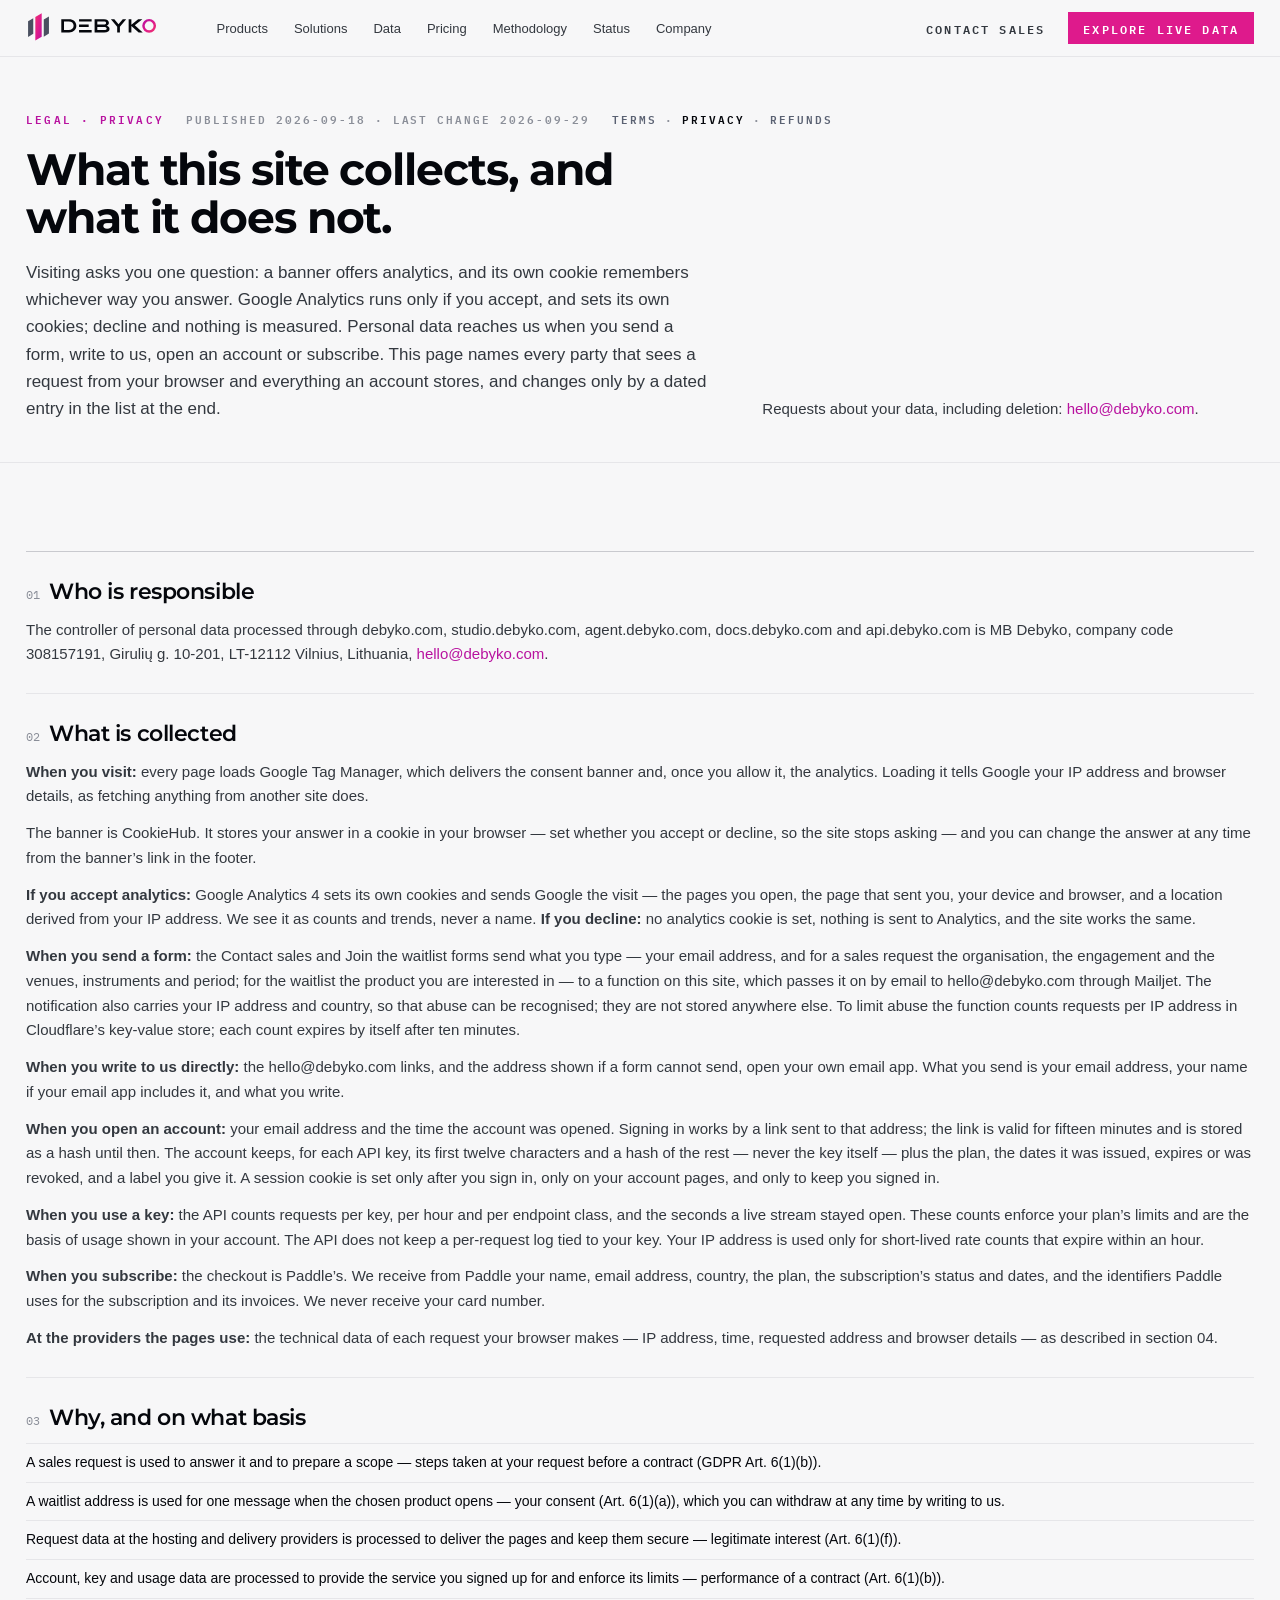
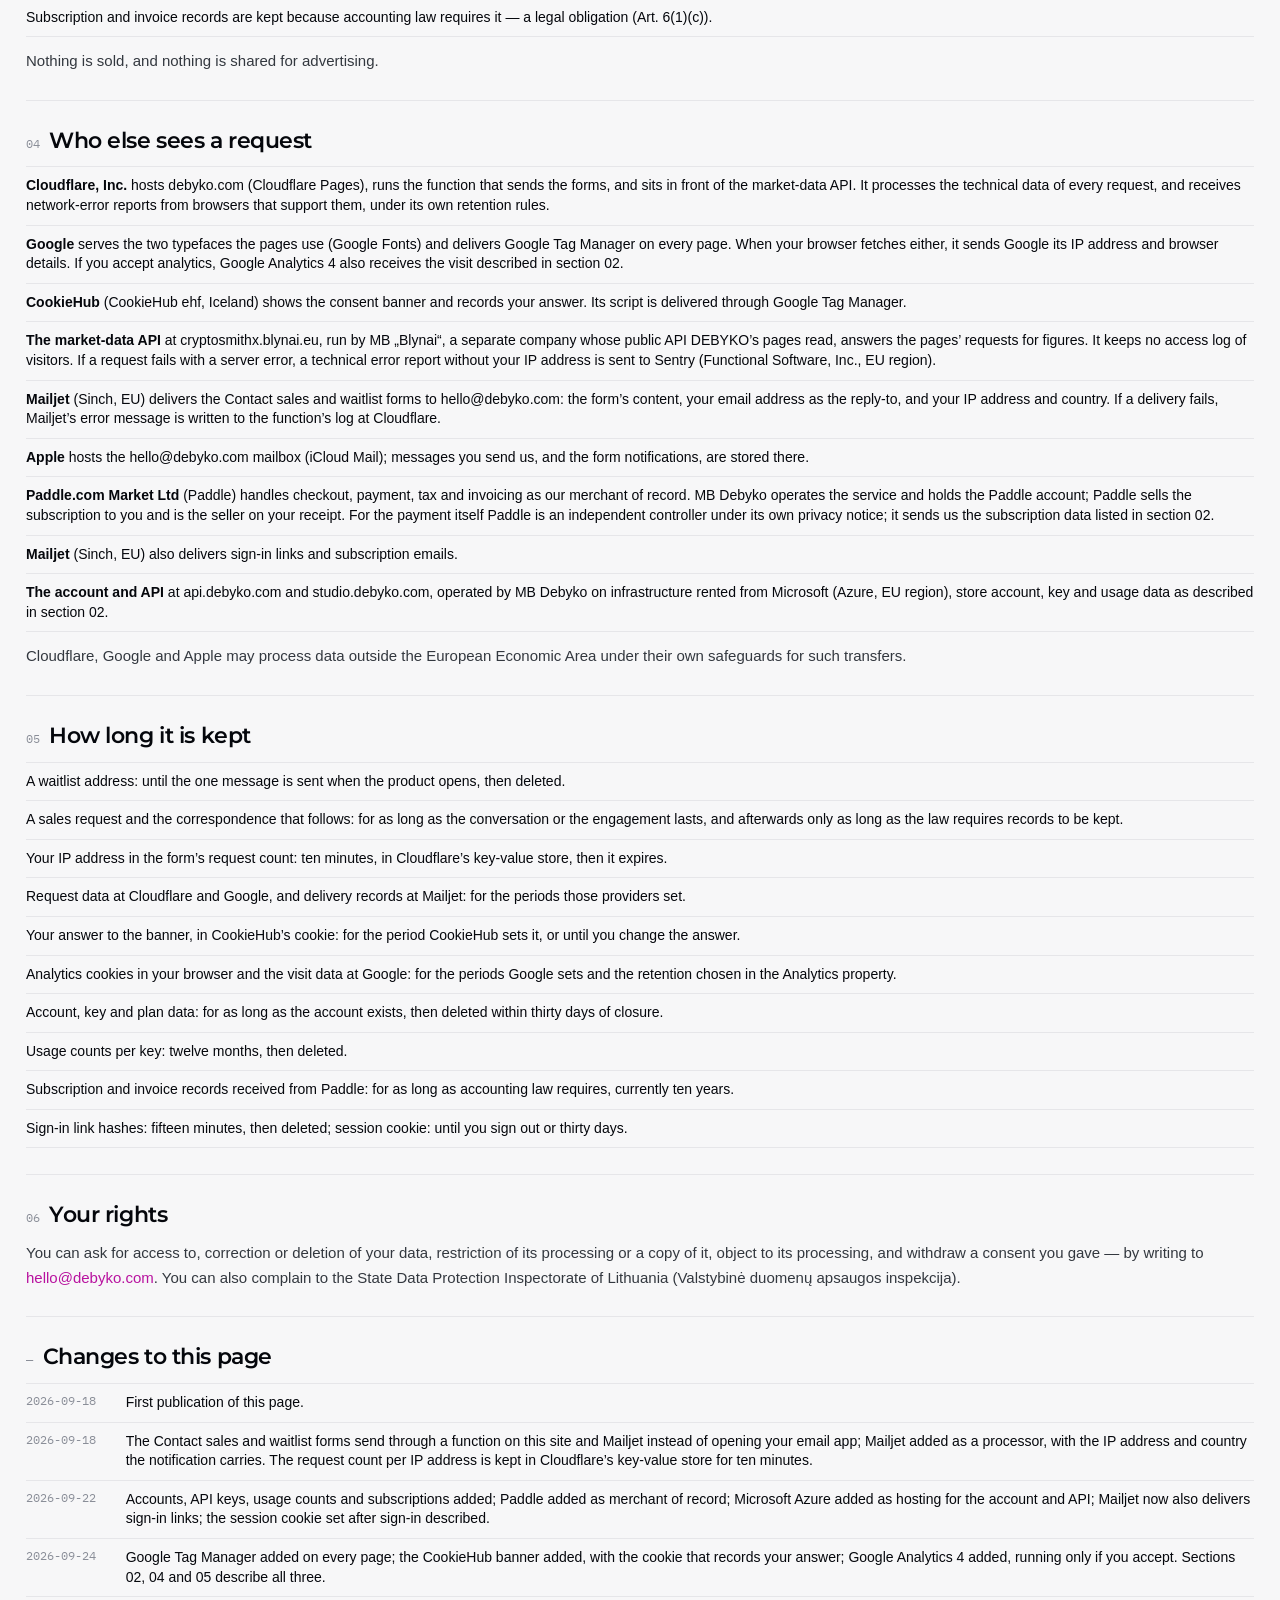
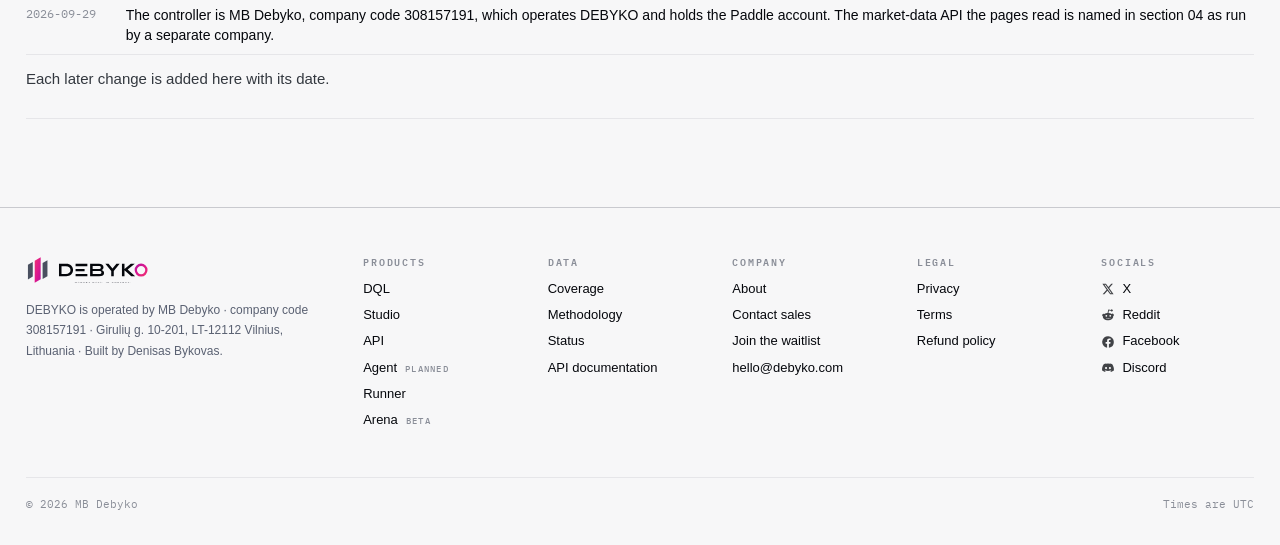
<file: legal/privacy/index.html>
<!doctype html>
<html lang="en">
<head>
  <meta charset="utf-8">
  <!-- Google Tag Manager -->
  <script>(function(w,d,s,l,i){w[l]=w[l]||[];w[l].push({'gtm.start':
  new Date().getTime(),event:'gtm.js'});var f=d.getElementsByTagName(s)[0],
  j=d.createElement(s),dl=l!='dataLayer'?'&l='+l:'';j.async=true;j.src=
  'https://www.googletagmanager.com/gtm.js?id='+i+dl;f.parentNode.insertBefore(j,f);
  })(window,document,'script','dataLayer','GTM-W4DS277V');</script>
  <!-- End Google Tag Manager -->
  <meta name="viewport" content="width=device-width, initial-scale=1">
  <title>Privacy | DEBYKO</title>
  <meta name="description" content="What debyko.com collects and what it does not: analytics only if you accept the banner; who else sees a request; retention and your rights.">
  <link rel="canonical" href="https://debyko.com/legal/privacy/">
  <meta property="og:type" content="website">
  <meta property="og:url" content="https://debyko.com/legal/privacy/">
  <meta property="og:title" content="DEBYKO — Privacy">
  <meta property="og:description" content="Analytics only if you accept. What reaches us, who else sees a request, and how long anything is kept.">
  <meta property="og:image" content="https://debyko.com/og/debyko-og-1200x630.png?v=2">
  <meta property="og:image:type" content="image/png">
  <meta property="og:image:width" content="1200">
  <meta property="og:image:height" content="630">
  <meta property="og:image:alt" content="DEBYKO — Crypto market data, with the evidence attached. Every value keeps its source, timestamp and age.">
  <meta name="twitter:card" content="summary_large_image">
  <meta name="twitter:title" content="DEBYKO — Privacy">
  <meta name="twitter:description" content="Every value keeps its source, its time and its age.">
  <meta name="twitter:image" content="https://debyko.com/og/debyko-og-1200x630.png?v=2">
  <link rel="icon" href="../../assets/logo-mark.svg" type="image/svg+xml">

  <link rel="preconnect" href="https://fonts.googleapis.com">
  <link rel="preconnect" href="https://fonts.gstatic.com" crossorigin>
  <link rel="stylesheet" href="https://fonts.googleapis.com/css2?family=Montserrat:wght@400;500;600;700&family=IBM+Plex+Mono:wght@400;500;600&display=swap">
  <link rel="stylesheet" href="../../css/tokens.css?v=56ed90d467">
  <link rel="stylesheet" href="../../css/site.css?v=1a5a0b1994">
  <link rel="stylesheet" href="../../css/pages.css?v=8beecf024d">
  <!-- importmap:begin -->
  <script type="importmap">{"imports":{"/js/api.js":"/js/api.js?v=64e58cdeaa","/js/arena-chart.js":"/js/arena-chart.js?v=cb82a9a31e","/js/format.js":"/js/format.js?v=5560141319","/js/home.js":"/js/home.js?v=425efa7401","/js/live-market.js":"/js/live-market.js?v=8bc75a96d9","/js/live-v2.js":"/js/live-v2.js?v=96de5c6275","/js/nav.js":"/js/nav.js?v=43d80b9eea","/js/pages/arena.js":"/js/pages/arena.js?v=38b1213083","/js/pages/coverage.js":"/js/pages/coverage.js?v=ead319db4c","/js/pages/methodology.js":"/js/pages/methodology.js?v=f4b739825e","/js/pages/shared.js":"/js/pages/shared.js?v=767b56feb7","/js/pages/status.js":"/js/pages/status.js?v=afb1780d53","/js/vendor/lightweight-charts-5.2.1.js":"/js/vendor/lightweight-charts-5.2.1.js?v=92b1a4d749"}}</script>
  <!-- importmap:end -->
  <script defer src="../../js/nav.js?v=43d80b9eea"></script>
</head>
<body>

<!-- Google Tag Manager (noscript) -->
<noscript><iframe src="https://www.googletagmanager.com/ns.html?id=GTM-W4DS277V"
height="0" width="0" style="display:none;visibility:hidden"></iframe></noscript>
<!-- End Google Tag Manager (noscript) -->
<header class="site-header">
  <div class="wrap site-header__bar">
    <a class="site-header__logo" href="../../" aria-label="DEBYKO home"><img src="../../assets/logo-horizontal.svg" alt="DEBYKO"></a>
    <nav class="nav" aria-label="Main">
      <div class="nav__item">
        <button class="nav__trigger" aria-expanded="false">Products</button>
        <div class="nav__menu" hidden>
          <a href="../../#dql">DQL <span class="nav-tag">the core</span></a>
          <a href="../../#studio">Studio <span class="nav-tag">free · live</span></a>
          <a href="../../#api">API <span class="nav-tag">v1 live</span></a>
          <a href="../../#agent">Agent <span class="nav-tag">planned</span></a>
          <a href="../../#runner">Runner <span class="nav-tag">in development</span></a>
          <a href="../../#arena">Arena <span class="nav-tag">closed beta</span></a>
        </div>
      </div>
      <div class="nav__item">
        <button class="nav__trigger" aria-expanded="false">Solutions</button>
        <div class="nav__menu" hidden>
          <a href="../../#evidence">Execution Evidence</a>
          <a href="../../#services">Data &amp; Research</a>
          <a href="../../#services">Venues &amp; Platforms</a>
          <a href="../../#agent">Trading &amp; Automation</a>
        </div>
      </div>
      <div class="nav__item">
        <button class="nav__trigger" aria-expanded="false">Data</button>
        <div class="nav__menu" hidden>
          <a href="../../data/coverage/">Coverage</a>
          <a href="../../data/methodology/">Methodology</a>
          <a href="https://docs.debyko.com">API Documentation</a>
          <a href="../../data/status/">Data Status</a>
        </div>
      </div>
      <div class="nav__item"><a class="nav__trigger" href="../../#pricing" style="display:inline-flex;align-items:center;opacity:1">Pricing</a></div>
      <div class="nav__item"><a class="nav__trigger" href="../../data/methodology/" style="display:inline-flex;align-items:center;opacity:1">Methodology</a></div>
      <div class="nav__item"><a class="nav__trigger" href="../../data/status/" style="display:inline-flex;align-items:center;opacity:1">Status</a></div>
      <div class="nav__item">
        <button class="nav__trigger" aria-expanded="false">Company</button>
        <div class="nav__menu" hidden>
          <a href="/about/">About</a>
          <a href="../../?open=sales">Contact Sales</a>
          <a href="../../?open=wait">Join the Waitlist</a>
        </div>
      </div>
    </nav>
    <div class="spacer"></div>
    <div class="site-header__actions hide-narrow">
      <a class="btn btn--ghost" href="../../?open=sales"><span>Contact sales</span></a>
      <a class="btn btn--primary" href="../../arena/"><span>Explore live data</span></a>
    </div>
    <button class="menu-btn" aria-expanded="false">Menu</button>
  </div>
  <div class="mobile-nav" hidden>
    <div class="mobile-nav__group"><div class="mobile-nav__title">Products</div><a href="../../#dql">DQL</a><a href="../../#studio">Studio</a><a href="../../#api">API</a><a href="../../#agent">Agent</a><a href="../../#runner">Runner</a><a href="../../#arena">Arena</a></div>
    <div class="mobile-nav__group"><div class="mobile-nav__title">Solutions</div><a href="../../#evidence">Execution Evidence</a><a href="../../#services">Data &amp; Research</a></div>
    <div class="mobile-nav__group"><div class="mobile-nav__title">Data</div><a href="../../data/coverage/">Coverage</a><a href="../../data/methodology/">Methodology</a><a href="../../data/status/">Data Status</a><a href="https://docs.debyko.com">API Documentation</a></div>
    <div class="mobile-nav__group"><div class="mobile-nav__title">Company</div><a href="../../#pricing">Pricing</a><a href="../../?open=sales">Contact Sales</a><a href="../../?open=wait">Join the Waitlist</a></div>
    <div class="mobile-nav__actions">
      <a class="btn btn--primary" href="../../arena/"><span>Explore live data</span></a>
      <a class="btn" href="../../?open=sales"><span>Contact sales</span></a>
    </div>
  </div>
</header>

<main id="top">

<section class="section page-head">
  <div class="wrap stack gap-22">
    <div class="page-head__meta"><span class="eyebrow">Legal · privacy</span><span class="label">Published 2026-09-18 · last change 2026-09-29</span><span class="label legal-links"><a href="/legal/terms/">Terms</a><span aria-hidden="true">·</span><a href="/legal/privacy/" class="is-current" aria-current="page">Privacy</a><span aria-hidden="true">·</span><a href="/legal/refund/">Refunds</a></span></div>
    <div class="split split--7-5 split--end">
      <div class="stack gap-18">
        <h1 class="h1">What this site collects, and what it does not.</h1>
        <p class="lead">Visiting asks you one question: a banner offers analytics, and its own cookie remembers whichever way you answer. Google Analytics runs only if you accept, and sets its own cookies; decline and nothing is measured. Personal data reaches us when you send a form, write to us, open an account or subscribe. This page names every party that sees a request from your browser and everything an account stores, and changes only by a dated entry in the list at the end.</p>
      </div>
      <p class="prose">Requests about your data, including deletion: <a href="mailto:hello@debyko.com">hello@debyko.com</a>.</p>
    </div>
  </div>
</section>

<section class="section">
  <div class="wrap">
    <div class="article">
      <section id="controller">
        <h2><span class="article__n">01</span>Who is responsible <a class="anchor" href="#controller" aria-label="Link to this section">#</a></h2>
        <p>The controller of personal data processed through debyko.com, studio.debyko.com, agent.debyko.com, docs.debyko.com and api.debyko.com is MB Debyko, company code 308157191, Girulių g. 10-201, LT-12112 Vilnius, Lithuania, <a href="mailto:hello@debyko.com">hello@debyko.com</a>.</p>
      </section>
      <section id="collected">
        <h2><span class="article__n">02</span>What is collected <a class="anchor" href="#collected" aria-label="Link to this section">#</a></h2>
        <p><b>When you visit:</b> every page loads Google Tag Manager, which delivers the consent banner and, once you allow it, the analytics. Loading it tells Google your IP address and browser details, as fetching anything from another site does.</p>
        <p>The banner is CookieHub. It stores your answer in a cookie in your browser — set whether you accept or decline, so the site stops asking — and you can change the answer at any time from the banner’s link in the footer.</p>
        <p><b>If you accept analytics:</b> Google Analytics 4 sets its own cookies and sends Google the visit — the pages you open, the page that sent you, your device and browser, and a location derived from your IP address. We see it as counts and trends, never a name. <b>If you decline:</b> no analytics cookie is set, nothing is sent to Analytics, and the site works the same.</p>
        <p><b>When you send a form:</b> the Contact sales and Join the waitlist forms send what you type — your email address, and for a sales request the organisation, the engagement and the venues, instruments and period; for the waitlist the product you are interested in — to a function on this site, which passes it on by email to hello@debyko.com through Mailjet. The notification also carries your IP address and country, so that abuse can be recognised; they are not stored anywhere else. To limit abuse the function counts requests per IP address in Cloudflare’s key-value store; each count expires by itself after ten minutes.</p>
        <p><b>When you write to us directly:</b> the hello@debyko.com links, and the address shown if a form cannot send, open your own email app. What you send is your email address, your name if your email app includes it, and what you write.</p>
        <p><b>When you open an account:</b> your email address and the time the account was opened. Signing in works by a link sent to that address; the link is valid for fifteen minutes and is stored as a hash until then. The account keeps, for each API key, its first twelve characters and a hash of the rest — never the key itself — plus the plan, the dates it was issued, expires or was revoked, and a label you give it. A session cookie is set only after you sign in, only on your account pages, and only to keep you signed in.</p>
        <p><b>When you use a key:</b> the API counts requests per key, per hour and per endpoint class, and the seconds a live stream stayed open. These counts enforce your plan’s limits and are the basis of usage shown in your account. The API does not keep a per-request log tied to your key. Your IP address is used only for short-lived rate counts that expire within an hour.</p>
        <p><b>When you subscribe:</b> the checkout is Paddle’s. We receive from Paddle your name, email address, country, the plan, the subscription’s status and dates, and the identifiers Paddle uses for the subscription and its invoices. We never receive your card number.</p>
        <p><b>At the providers the pages use:</b> the technical data of each request your browser makes — IP address, time, requested address and browser details — as described in section 04.</p>
      </section>
      <section id="why">
        <h2><span class="article__n">03</span>Why, and on what basis <a class="anchor" href="#why" aria-label="Link to this section">#</a></h2>
        <ul class="ruled">
          <li>A sales request is used to answer it and to prepare a scope — steps taken at your request before a contract (GDPR Art. 6(1)(b)).</li>
          <li>A waitlist address is used for one message when the chosen product opens — your consent (Art. 6(1)(a)), which you can withdraw at any time by writing to us.</li>
          <li>Request data at the hosting and delivery providers is processed to deliver the pages and keep them secure — legitimate interest (Art. 6(1)(f)).</li>
          <li>Account, key and usage data are processed to provide the service you signed up for and enforce its limits — performance of a contract (Art. 6(1)(b)).</li>
          <li>Subscription and invoice records are kept because accounting law requires it — a legal obligation (Art. 6(1)(c)).</li>
        </ul>
        <p>Nothing is sold, and nothing is shared for advertising.</p>
      </section>
      <section id="processors">
        <h2><span class="article__n">04</span>Who else sees a request <a class="anchor" href="#processors" aria-label="Link to this section">#</a></h2>
        <ul class="ruled">
          <li><b>Cloudflare, Inc.</b> hosts debyko.com (Cloudflare Pages), runs the function that sends the forms, and sits in front of the market-data API. It processes the technical data of every request, and receives network-error reports from browsers that support them, under its own retention rules.</li>
          <li><b>Google</b> serves the two typefaces the pages use (Google Fonts) and delivers Google Tag Manager on every page. When your browser fetches either, it sends Google its IP address and browser details. If you accept analytics, Google Analytics 4 also receives the visit described in section 02.</li>
          <li><b>CookieHub</b> (CookieHub ehf, Iceland) shows the consent banner and records your answer. Its script is delivered through Google Tag Manager.</li>
          <li><b>The market-data API</b> at cryptosmithx.blynai.eu, run by MB „Blynai“, a separate company whose public API DEBYKO’s pages read, answers the pages’ requests for figures. It keeps no access log of visitors. If a request fails with a server error, a technical error report without your IP address is sent to Sentry (Functional Software, Inc., EU region).</li>
          <li><b>Mailjet</b> (Sinch, EU) delivers the Contact sales and waitlist forms to hello@debyko.com: the form’s content, your email address as the reply-to, and your IP address and country. If a delivery fails, Mailjet’s error message is written to the function’s log at Cloudflare.</li>
          <li><b>Apple</b> hosts the hello@debyko.com mailbox (iCloud Mail); messages you send us, and the form notifications, are stored there.</li>
          <li><b>Paddle.com Market Ltd</b> (Paddle) handles checkout, payment, tax and invoicing as our merchant of record. MB Debyko operates the service and holds the Paddle account; Paddle sells the subscription to you and is the seller on your receipt. For the payment itself Paddle is an independent controller under its own privacy notice; it sends us the subscription data listed in section 02.</li>
          <li><b>Mailjet</b> (Sinch, EU) also delivers sign-in links and subscription emails.</li>
          <li><b>The account and API</b> at api.debyko.com and studio.debyko.com, operated by MB Debyko on infrastructure rented from Microsoft (Azure, EU region), store account, key and usage data as described in section 02.</li>
        </ul>
        <p>Cloudflare, Google and Apple may process data outside the European Economic Area under their own safeguards for such transfers.</p>
      </section>
      <section id="retention">
        <h2><span class="article__n">05</span>How long it is kept <a class="anchor" href="#retention" aria-label="Link to this section">#</a></h2>
        <ul class="ruled">
          <li>A waitlist address: until the one message is sent when the product opens, then deleted.</li>
          <li>A sales request and the correspondence that follows: for as long as the conversation or the engagement lasts, and afterwards only as long as the law requires records to be kept.</li>
          <li>Your IP address in the form’s request count: ten minutes, in Cloudflare’s key-value store, then it expires.</li>
          <li>Request data at Cloudflare and Google, and delivery records at Mailjet: for the periods those providers set.</li>
          <li>Your answer to the banner, in CookieHub’s cookie: for the period CookieHub sets it, or until you change the answer.</li>
          <li>Analytics cookies in your browser and the visit data at Google: for the periods Google sets and the retention chosen in the Analytics property.</li>
          <li>Account, key and plan data: for as long as the account exists, then deleted within thirty days of closure.</li>
          <li>Usage counts per key: twelve months, then deleted.</li>
          <li>Subscription and invoice records received from Paddle: for as long as accounting law requires, currently ten years.</li>
          <li>Sign-in link hashes: fifteen minutes, then deleted; session cookie: until you sign out or thirty days.</li>
        </ul>
      </section>
      <section id="rights">
        <h2><span class="article__n">06</span>Your rights <a class="anchor" href="#rights" aria-label="Link to this section">#</a></h2>
        <p>You can ask for access to, correction or deletion of your data, restriction of its processing or a copy of it, object to its processing, and withdraw a consent you gave — by writing to <a href="mailto:hello@debyko.com">hello@debyko.com</a>. You can also complain to the State Data Protection Inspectorate of Lithuania (Valstybinė duomenų apsaugos inspekcija).</p>
      </section>
      <section id="updates">
        <h2><span class="article__n">—</span>Changes to this page <a class="anchor" href="#updates" aria-label="Link to this section">#</a></h2>
        <ul class="ruled ruled--dated">
          <li><span class="date">2026-09-18</span><span>First publication of this page.</span></li>
          <li><span class="date">2026-09-18</span><span>The Contact sales and waitlist forms send through a function on this site and Mailjet instead of opening your email app; Mailjet added as a processor, with the IP address and country the notification carries. The request count per IP address is kept in Cloudflare’s key-value store for ten minutes.</span></li>
          <li><span class="date">2026-09-22</span><span>Accounts, API keys, usage counts and subscriptions added; Paddle added as merchant of record; Microsoft Azure added as hosting for the account and API; Mailjet now also delivers sign-in links; the session cookie set after sign-in described.</span></li>
          <li><span class="date">2026-09-24</span><span>Google Tag Manager added on every page; the CookieHub banner added, with the cookie that records your answer; Google Analytics 4 added, running only if you accept. Sections 02, 04 and 05 describe all three.</span></li>
          <li><span class="date">2026-09-29</span><span>The controller is MB Debyko, company code 308157191, which operates DEBYKO and holds the Paddle account. The market-data API the pages read is named in section 04 as run by a separate company.</span></li>
        </ul>
        <p>Each later change is added here with its date.</p>
      </section>
    </div>
  </div>
</section>
</main>

<footer id="company" class="site-footer">
  <div class="wrap stack gap-48">
    <div class="site-footer__cols">
      <div class="stack gap-14">
        <img src="/assets/logo-horizontal-descriptor.svg" alt="DEBYKO — Market data. In context." style="height:30px;width:auto;display:block;align-self:flex-start">
        <p class="credit credit--legal">DEBYKO is operated by MB Debyko · company code 308157191 · Girulių g. 10-201, LT-12112 Vilnius, Lithuania · Built by Denisas Bykovas.</p>
      </div>
      <div class="site-footer__col"><span class="site-footer__title">Products</span><a href="/#dql">DQL</a><a href="https://studio.debyko.com">Studio</a><a href="https://docs.debyko.com">API</a><a href="/#agent">Agent <span class="nav-tag">planned</span></a><a href="/#runner">Runner</a><a href="/#arena">Arena <span class="nav-tag">beta</span></a></div>
      <div class="site-footer__col"><span class="site-footer__title">Data</span><a href="/data/coverage/">Coverage</a><a href="/data/methodology/">Methodology</a><a href="/data/status/">Status</a><a href="https://docs.debyko.com">API documentation</a></div>
      <div class="site-footer__col"><span class="site-footer__title">Company</span><a href="/about/">About</a><a href="/?open=sales" data-open="sales">Contact sales</a><a href="/?open=wait" data-open="wait">Join the waitlist</a><a href="mailto:hello@debyko.com">hello@debyko.com</a></div>
      <div class="site-footer__col"><span class="site-footer__title">Legal</span><a href="/legal/privacy/">Privacy</a><a href="/legal/terms/">Terms</a><a href="/legal/refund/">Refund policy</a></div>
      <div class="site-footer__col site-footer__col--socials"><span class="site-footer__title">Socials</span><a href="https://x.com/DebykoX" rel="me noopener"><svg class="social-icon" viewBox="0 0 24 24" fill="currentColor" aria-hidden="true" focusable="false"><path d="M17.53 3h2.94l-6.43 7.35L21.6 21h-5.92l-4.64-6.07L5.73 21H2.79l6.88-7.86L2.4 3h6.07l4.2 5.55L17.53 3Zm-1.03 16.2h1.63L7.59 4.72H5.84L16.5 19.2Z"/></svg><span>X</span></a><a href="https://www.reddit.com/user/debykotrail/" rel="me noopener"><svg class="social-icon" viewBox="0 0 24 24" fill="currentColor" aria-hidden="true" focusable="false"><path d="M22 11.8a2.2 2.2 0 0 0-3.73-1.58 10.9 10.9 0 0 0-5.5-1.74l.94-4.4 3.06.65a1.75 1.75 0 1 0 .2-1.42l-3.77-.8a.7.7 0 0 0-.83.54l-1.13 5.42a10.9 10.9 0 0 0-5.58 1.75A2.2 2.2 0 1 0 3.2 14.3a4.2 4.2 0 0 0-.05.66C3.15 18.3 7.1 21 12 21s8.85-2.7 8.85-6.04c0-.22-.02-.44-.05-.65A2.2 2.2 0 0 0 22 11.8ZM7.6 13.4a1.55 1.55 0 1 1 3.1 0 1.55 1.55 0 0 1-3.1 0Zm8.66 4.2c-1.06 1.06-3.1 1.14-3.7 1.14-.6 0-2.64-.08-3.7-1.14a.4.4 0 0 1 .57-.57c.67.67 2.1.9 3.13.9 1.03 0 2.46-.23 3.13-.9a.4.4 0 1 1 .57.57Zm-.4-2.65a1.55 1.55 0 1 1 0-3.1 1.55 1.55 0 0 1 0 3.1Z"/></svg><span>Reddit</span></a><a href="https://www.facebook.com/debykotrail" rel="me noopener"><svg class="social-icon" viewBox="0 0 24 24" fill="currentColor" aria-hidden="true" focusable="false"><path d="M22 12a10 10 0 1 0-11.56 9.88v-6.99H7.9V12h2.54V9.8c0-2.51 1.5-3.9 3.78-3.9 1.1 0 2.24.2 2.24.2v2.46h-1.26c-1.24 0-1.63.77-1.63 1.56V12h2.78l-.45 2.89h-2.33v6.99A10 10 0 0 0 22 12Z"/></svg><span>Facebook</span></a><a href="https://discord.gg/MY6tMJdjZ" rel="me noopener"><svg class="social-icon" viewBox="0 0 24 24" fill="currentColor" aria-hidden="true" focusable="false"><path d="M19.3 5.4A16.3 16.3 0 0 0 15.3 4.2l-.2.4a15 15 0 0 0-6.2 0l-.2-.4A16.3 16.3 0 0 0 4.7 5.4C2.2 9.1 1.5 12.7 1.9 16.2A16.4 16.4 0 0 0 6.9 18.7l1-1.7a10.6 10.6 0 0 1-1.7-.8l.4-.3a11.7 11.7 0 0 0 10.8 0l.4.3c-.5.3-1.1.6-1.7.8l1 1.7a16.3 16.3 0 0 0 5-2.5c.5-4.1-.7-7.7-2.8-10.8ZM8.7 14.1c-1 0-1.8-.9-1.8-2s.8-2 1.8-2 1.8.9 1.8 2-.8 2-1.8 2Zm6.6 0c-1 0-1.8-.9-1.8-2s.8-2 1.8-2 1.8.9 1.8 2-.8 2-1.8 2Z"/></svg><span>Discord</span></a></div>
    </div>
    <div class="site-footer__bottom"><span>© 2026 MB Debyko</span><span>Times are UTC</span></div>
  </div>
</footer>

</body>
</html>
</file>
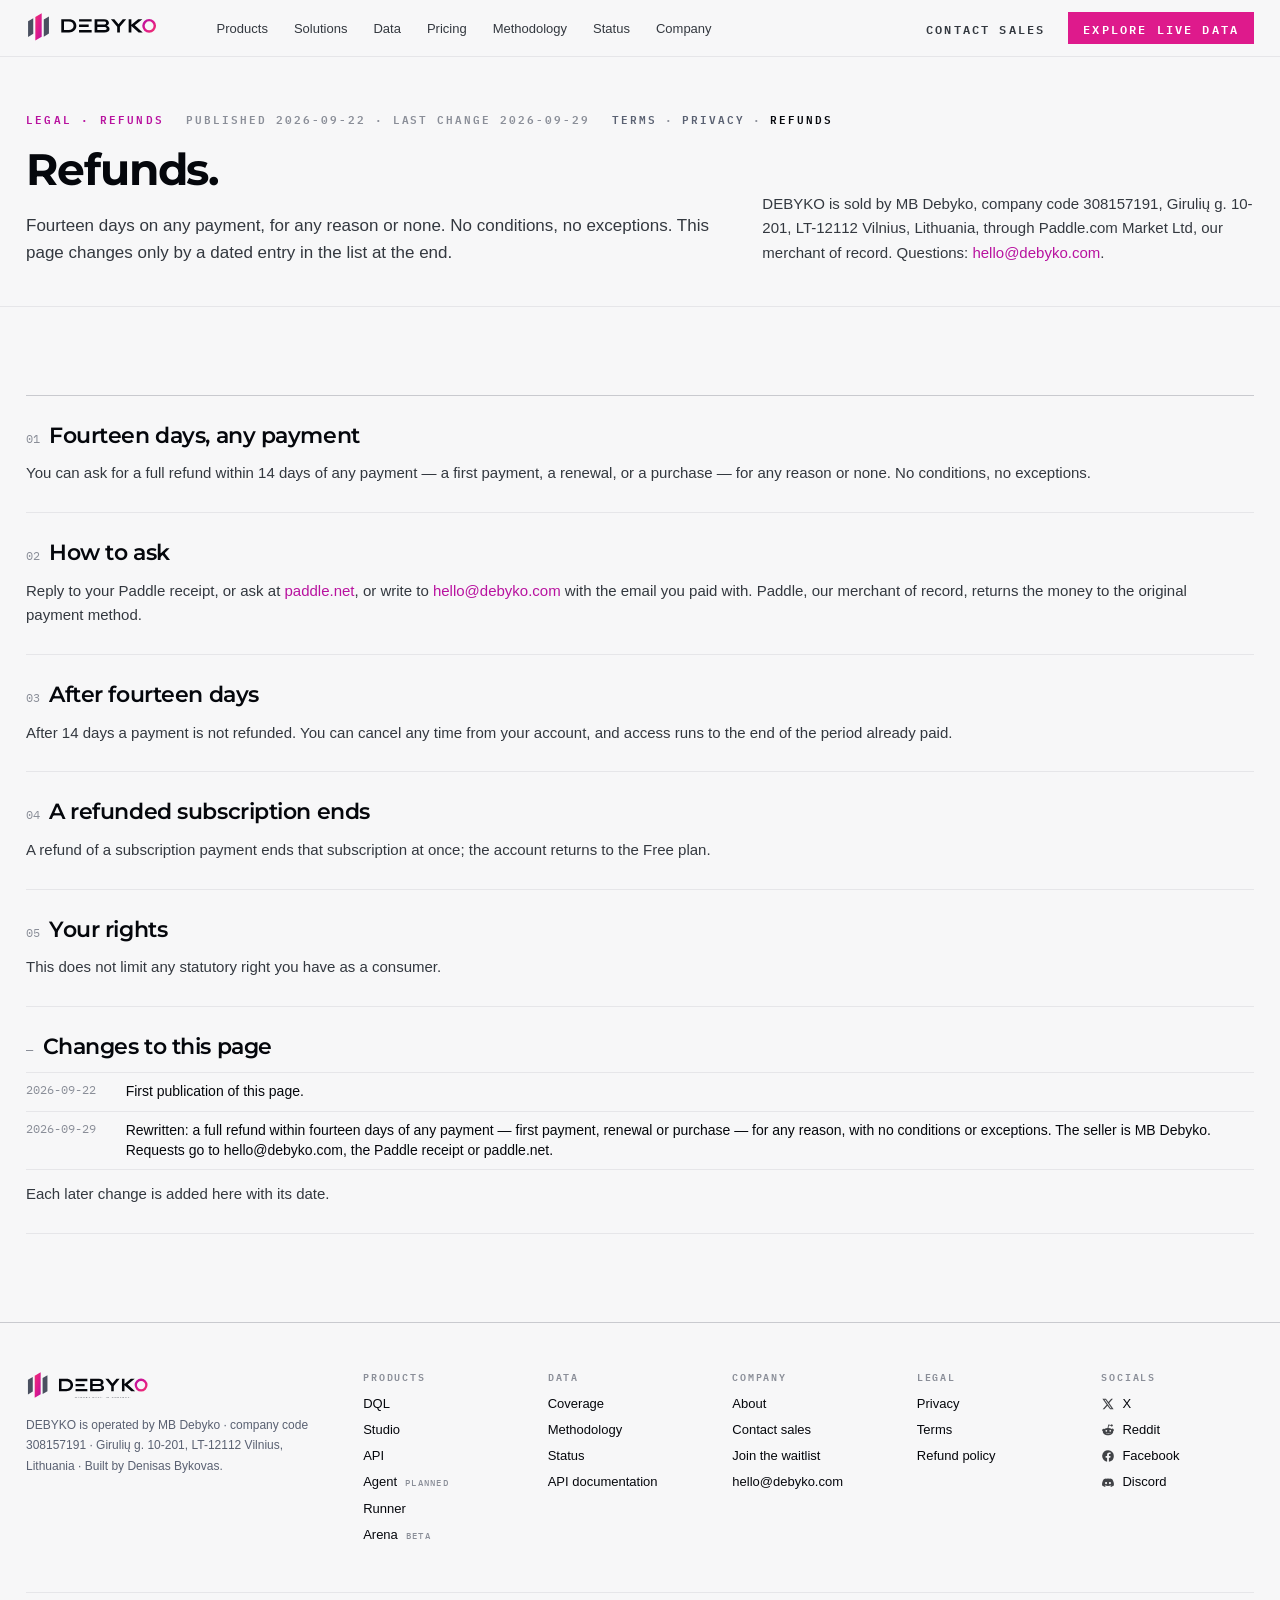
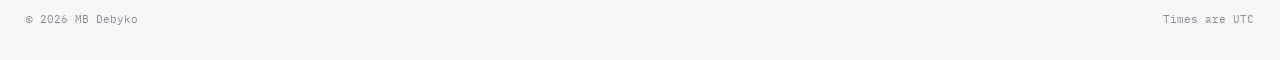
<file: legal/refund/index.html>
<!doctype html>
<html lang="en">
<head>
  <meta charset="utf-8">
  <!-- Google Tag Manager -->
  <script>(function(w,d,s,l,i){w[l]=w[l]||[];w[l].push({'gtm.start':
  new Date().getTime(),event:'gtm.js'});var f=d.getElementsByTagName(s)[0],
  j=d.createElement(s),dl=l!='dataLayer'?'&l='+l:'';j.async=true;j.src=
  'https://www.googletagmanager.com/gtm.js?id='+i+dl;f.parentNode.insertBefore(j,f);
  })(window,document,'script','dataLayer','GTM-W4DS277V');</script>
  <!-- End Google Tag Manager -->
  <meta name="viewport" content="width=device-width, initial-scale=1">
  <title>Refund policy | DEBYKO</title>
  <meta name="description" content="Any payment to DEBYKO can be refunded in full within 14 days, for any reason or none. No conditions, no exceptions. How to ask, and what happens after.">
  <link rel="canonical" href="https://debyko.com/legal/refund/">
  <meta property="og:type" content="website">
  <meta property="og:url" content="https://debyko.com/legal/refund/">
  <meta property="og:title" content="DEBYKO — Refund policy">
  <meta property="og:description" content="Fourteen days on any payment, for any reason. No conditions.">
  <meta property="og:image" content="https://debyko.com/og/debyko-og-1200x630.png?v=2">
  <meta property="og:image:type" content="image/png">
  <meta property="og:image:width" content="1200">
  <meta property="og:image:height" content="630">
  <meta property="og:image:alt" content="DEBYKO — Crypto market data, with the evidence attached. Every value keeps its source, timestamp and age.">
  <meta name="twitter:card" content="summary_large_image">
  <meta name="twitter:title" content="DEBYKO — Refund policy">
  <meta name="twitter:description" content="Every value keeps its source, its time and its age.">
  <meta name="twitter:image" content="https://debyko.com/og/debyko-og-1200x630.png?v=2">
  <link rel="icon" href="../../assets/logo-mark.svg" type="image/svg+xml">

  <link rel="preconnect" href="https://fonts.googleapis.com">
  <link rel="preconnect" href="https://fonts.gstatic.com" crossorigin>
  <link rel="stylesheet" href="https://fonts.googleapis.com/css2?family=Montserrat:wght@400;500;600;700&family=IBM+Plex+Mono:wght@400;500;600&display=swap">
  <link rel="stylesheet" href="../../css/tokens.css?v=56ed90d467">
  <link rel="stylesheet" href="../../css/site.css?v=1a5a0b1994">
  <link rel="stylesheet" href="../../css/pages.css?v=8beecf024d">
  <!-- importmap:begin -->
  <script type="importmap">{"imports":{"/js/api.js":"/js/api.js?v=64e58cdeaa","/js/arena-chart.js":"/js/arena-chart.js?v=cb82a9a31e","/js/format.js":"/js/format.js?v=5560141319","/js/home.js":"/js/home.js?v=425efa7401","/js/live-market.js":"/js/live-market.js?v=8bc75a96d9","/js/live-v2.js":"/js/live-v2.js?v=96de5c6275","/js/nav.js":"/js/nav.js?v=43d80b9eea","/js/pages/arena.js":"/js/pages/arena.js?v=38b1213083","/js/pages/coverage.js":"/js/pages/coverage.js?v=ead319db4c","/js/pages/methodology.js":"/js/pages/methodology.js?v=f4b739825e","/js/pages/shared.js":"/js/pages/shared.js?v=767b56feb7","/js/pages/status.js":"/js/pages/status.js?v=afb1780d53","/js/vendor/lightweight-charts-5.2.1.js":"/js/vendor/lightweight-charts-5.2.1.js?v=92b1a4d749"}}</script>
  <!-- importmap:end -->
  <script defer src="../../js/nav.js?v=43d80b9eea"></script>
</head>
<body>

<!-- Google Tag Manager (noscript) -->
<noscript><iframe src="https://www.googletagmanager.com/ns.html?id=GTM-W4DS277V"
height="0" width="0" style="display:none;visibility:hidden"></iframe></noscript>
<!-- End Google Tag Manager (noscript) -->
<header class="site-header">
  <div class="wrap site-header__bar">
    <a class="site-header__logo" href="../../" aria-label="DEBYKO home"><img src="../../assets/logo-horizontal.svg" alt="DEBYKO"></a>
    <nav class="nav" aria-label="Main">
      <div class="nav__item">
        <button class="nav__trigger" aria-expanded="false">Products</button>
        <div class="nav__menu" hidden>
          <a href="../../#dql">DQL <span class="nav-tag">the core</span></a>
          <a href="../../#studio">Studio <span class="nav-tag">free · live</span></a>
          <a href="../../#api">API <span class="nav-tag">v1 live</span></a>
          <a href="../../#agent">Agent <span class="nav-tag">planned</span></a>
          <a href="../../#runner">Runner <span class="nav-tag">in development</span></a>
          <a href="../../#arena">Arena <span class="nav-tag">closed beta</span></a>
        </div>
      </div>
      <div class="nav__item">
        <button class="nav__trigger" aria-expanded="false">Solutions</button>
        <div class="nav__menu" hidden>
          <a href="../../#evidence">Execution Evidence</a>
          <a href="../../#services">Data &amp; Research</a>
          <a href="../../#services">Venues &amp; Platforms</a>
          <a href="../../#agent">Trading &amp; Automation</a>
        </div>
      </div>
      <div class="nav__item">
        <button class="nav__trigger" aria-expanded="false">Data</button>
        <div class="nav__menu" hidden>
          <a href="../../data/coverage/">Coverage</a>
          <a href="../../data/methodology/">Methodology</a>
          <a href="https://docs.debyko.com">API Documentation</a>
          <a href="../../data/status/">Data Status</a>
        </div>
      </div>
      <div class="nav__item"><a class="nav__trigger" href="../../#pricing" style="display:inline-flex;align-items:center;opacity:1">Pricing</a></div>
      <div class="nav__item"><a class="nav__trigger" href="../../data/methodology/" style="display:inline-flex;align-items:center;opacity:1">Methodology</a></div>
      <div class="nav__item"><a class="nav__trigger" href="../../data/status/" style="display:inline-flex;align-items:center;opacity:1">Status</a></div>
      <div class="nav__item">
        <button class="nav__trigger" aria-expanded="false">Company</button>
        <div class="nav__menu" hidden>
          <a href="/about/">About</a>
          <a href="../../?open=sales">Contact Sales</a>
          <a href="../../?open=wait">Join the Waitlist</a>
        </div>
      </div>
    </nav>
    <div class="spacer"></div>
    <div class="site-header__actions hide-narrow">
      <a class="btn btn--ghost" href="../../?open=sales"><span>Contact sales</span></a>
      <a class="btn btn--primary" href="../../arena/"><span>Explore live data</span></a>
    </div>
    <button class="menu-btn" aria-expanded="false">Menu</button>
  </div>
  <div class="mobile-nav" hidden>
    <div class="mobile-nav__group"><div class="mobile-nav__title">Products</div><a href="../../#dql">DQL</a><a href="../../#studio">Studio</a><a href="../../#api">API</a><a href="../../#agent">Agent</a><a href="../../#runner">Runner</a><a href="../../#arena">Arena</a></div>
    <div class="mobile-nav__group"><div class="mobile-nav__title">Solutions</div><a href="../../#evidence">Execution Evidence</a><a href="../../#services">Data &amp; Research</a></div>
    <div class="mobile-nav__group"><div class="mobile-nav__title">Data</div><a href="../../data/coverage/">Coverage</a><a href="../../data/methodology/">Methodology</a><a href="../../data/status/">Data Status</a><a href="https://docs.debyko.com">API Documentation</a></div>
    <div class="mobile-nav__group"><div class="mobile-nav__title">Company</div><a href="../../#pricing">Pricing</a><a href="../../?open=sales">Contact Sales</a><a href="../../?open=wait">Join the Waitlist</a></div>
    <div class="mobile-nav__actions">
      <a class="btn btn--primary" href="../../arena/"><span>Explore live data</span></a>
      <a class="btn" href="../../?open=sales"><span>Contact sales</span></a>
    </div>
  </div>
</header>

<main id="top">

<section class="section page-head">
  <div class="wrap stack gap-22">
    <div class="page-head__meta"><span class="eyebrow">Legal · refunds</span><span class="label">Published 2026-09-22 · last change 2026-09-29</span><span class="label legal-links"><a href="/legal/terms/">Terms</a><span aria-hidden="true">·</span><a href="/legal/privacy/">Privacy</a><span aria-hidden="true">·</span><a href="/legal/refund/" class="is-current" aria-current="page">Refunds</a></span></div>
    <div class="split split--7-5 split--end">
      <div class="stack gap-18">
        <h1 class="h1">Refunds.</h1>
        <p class="lead">Fourteen days on any payment, for any reason or none. No conditions, no exceptions. This page changes only by a dated entry in the list at the end.</p>
      </div>
      <p class="prose">DEBYKO is sold by MB Debyko, company code 308157191, Girulių g. 10-201, LT-12112 Vilnius, Lithuania, through Paddle.com Market Ltd, our merchant of record. Questions: <a href="mailto:hello@debyko.com">hello@debyko.com</a>.</p>
    </div>
  </div>
</section>

<section class="section">
  <div class="wrap">
    <div class="article">
      <section id="fourteen-days">
        <h2><span class="article__n">01</span>Fourteen days, any payment <a class="anchor" href="#fourteen-days" aria-label="Link to this section">#</a></h2>
        <p>You can ask for a full refund within 14 days of any payment — a first payment, a renewal, or a purchase — for any reason or none. No conditions, no exceptions.</p>
      </section>
      <section id="how">
        <h2><span class="article__n">02</span>How to ask <a class="anchor" href="#how" aria-label="Link to this section">#</a></h2>
        <p>Reply to your Paddle receipt, or ask at <a href="https://paddle.net">paddle.net</a>, or write to <a href="mailto:hello@debyko.com">hello@debyko.com</a> with the email you paid with. Paddle, our merchant of record, returns the money to the original payment method.</p>
      </section>
      <section id="after">
        <h2><span class="article__n">03</span>After fourteen days <a class="anchor" href="#after" aria-label="Link to this section">#</a></h2>
        <p>After 14 days a payment is not refunded. You can cancel any time from your account, and access runs to the end of the period already paid.</p>
      </section>
      <section id="subscription">
        <h2><span class="article__n">04</span>A refunded subscription ends <a class="anchor" href="#subscription" aria-label="Link to this section">#</a></h2>
        <p>A refund of a subscription payment ends that subscription at once; the account returns to the Free plan.</p>
      </section>
      <section id="rights">
        <h2><span class="article__n">05</span>Your rights <a class="anchor" href="#rights" aria-label="Link to this section">#</a></h2>
        <p>This does not limit any statutory right you have as a consumer.</p>
      </section>
      <section id="updates">
        <h2><span class="article__n">—</span>Changes to this page <a class="anchor" href="#updates" aria-label="Link to this section">#</a></h2>
        <ul class="ruled ruled--dated">
          <li><span class="date">2026-09-22</span><span>First publication of this page.</span></li>
          <li><span class="date">2026-09-29</span><span>Rewritten: a full refund within fourteen days of any payment — first payment, renewal or purchase — for any reason, with no conditions or exceptions. The seller is MB Debyko. Requests go to hello@debyko.com, the Paddle receipt or paddle.net.</span></li>
        </ul>
        <p>Each later change is added here with its date.</p>
      </section>
    </div>
  </div>
</section>
</main>

<footer id="company" class="site-footer">
  <div class="wrap stack gap-48">
    <div class="site-footer__cols">
      <div class="stack gap-14">
        <img src="/assets/logo-horizontal-descriptor.svg" alt="DEBYKO — Market data. In context." style="height:30px;width:auto;display:block;align-self:flex-start">
        <p class="credit credit--legal">DEBYKO is operated by MB Debyko · company code 308157191 · Girulių g. 10-201, LT-12112 Vilnius, Lithuania · Built by Denisas Bykovas.</p>
      </div>
      <div class="site-footer__col"><span class="site-footer__title">Products</span><a href="/#dql">DQL</a><a href="https://studio.debyko.com">Studio</a><a href="https://docs.debyko.com">API</a><a href="/#agent">Agent <span class="nav-tag">planned</span></a><a href="/#runner">Runner</a><a href="/#arena">Arena <span class="nav-tag">beta</span></a></div>
      <div class="site-footer__col"><span class="site-footer__title">Data</span><a href="/data/coverage/">Coverage</a><a href="/data/methodology/">Methodology</a><a href="/data/status/">Status</a><a href="https://docs.debyko.com">API documentation</a></div>
      <div class="site-footer__col"><span class="site-footer__title">Company</span><a href="/about/">About</a><a href="/?open=sales" data-open="sales">Contact sales</a><a href="/?open=wait" data-open="wait">Join the waitlist</a><a href="mailto:hello@debyko.com">hello@debyko.com</a></div>
      <div class="site-footer__col"><span class="site-footer__title">Legal</span><a href="/legal/privacy/">Privacy</a><a href="/legal/terms/">Terms</a><a href="/legal/refund/">Refund policy</a></div>
      <div class="site-footer__col site-footer__col--socials"><span class="site-footer__title">Socials</span><a href="https://x.com/DebykoX" rel="me noopener"><svg class="social-icon" viewBox="0 0 24 24" fill="currentColor" aria-hidden="true" focusable="false"><path d="M17.53 3h2.94l-6.43 7.35L21.6 21h-5.92l-4.64-6.07L5.73 21H2.79l6.88-7.86L2.4 3h6.07l4.2 5.55L17.53 3Zm-1.03 16.2h1.63L7.59 4.72H5.84L16.5 19.2Z"/></svg><span>X</span></a><a href="https://www.reddit.com/user/debykotrail/" rel="me noopener"><svg class="social-icon" viewBox="0 0 24 24" fill="currentColor" aria-hidden="true" focusable="false"><path d="M22 11.8a2.2 2.2 0 0 0-3.73-1.58 10.9 10.9 0 0 0-5.5-1.74l.94-4.4 3.06.65a1.75 1.75 0 1 0 .2-1.42l-3.77-.8a.7.7 0 0 0-.83.54l-1.13 5.42a10.9 10.9 0 0 0-5.58 1.75A2.2 2.2 0 1 0 3.2 14.3a4.2 4.2 0 0 0-.05.66C3.15 18.3 7.1 21 12 21s8.85-2.7 8.85-6.04c0-.22-.02-.44-.05-.65A2.2 2.2 0 0 0 22 11.8ZM7.6 13.4a1.55 1.55 0 1 1 3.1 0 1.55 1.55 0 0 1-3.1 0Zm8.66 4.2c-1.06 1.06-3.1 1.14-3.7 1.14-.6 0-2.64-.08-3.7-1.14a.4.4 0 0 1 .57-.57c.67.67 2.1.9 3.13.9 1.03 0 2.46-.23 3.13-.9a.4.4 0 1 1 .57.57Zm-.4-2.65a1.55 1.55 0 1 1 0-3.1 1.55 1.55 0 0 1 0 3.1Z"/></svg><span>Reddit</span></a><a href="https://www.facebook.com/debykotrail" rel="me noopener"><svg class="social-icon" viewBox="0 0 24 24" fill="currentColor" aria-hidden="true" focusable="false"><path d="M22 12a10 10 0 1 0-11.56 9.88v-6.99H7.9V12h2.54V9.8c0-2.51 1.5-3.9 3.78-3.9 1.1 0 2.24.2 2.24.2v2.46h-1.26c-1.24 0-1.63.77-1.63 1.56V12h2.78l-.45 2.89h-2.33v6.99A10 10 0 0 0 22 12Z"/></svg><span>Facebook</span></a><a href="https://discord.gg/MY6tMJdjZ" rel="me noopener"><svg class="social-icon" viewBox="0 0 24 24" fill="currentColor" aria-hidden="true" focusable="false"><path d="M19.3 5.4A16.3 16.3 0 0 0 15.3 4.2l-.2.4a15 15 0 0 0-6.2 0l-.2-.4A16.3 16.3 0 0 0 4.7 5.4C2.2 9.1 1.5 12.7 1.9 16.2A16.4 16.4 0 0 0 6.9 18.7l1-1.7a10.6 10.6 0 0 1-1.7-.8l.4-.3a11.7 11.7 0 0 0 10.8 0l.4.3c-.5.3-1.1.6-1.7.8l1 1.7a16.3 16.3 0 0 0 5-2.5c.5-4.1-.7-7.7-2.8-10.8ZM8.7 14.1c-1 0-1.8-.9-1.8-2s.8-2 1.8-2 1.8.9 1.8 2-.8 2-1.8 2Zm6.6 0c-1 0-1.8-.9-1.8-2s.8-2 1.8-2 1.8.9 1.8 2-.8 2-1.8 2Z"/></svg><span>Discord</span></a></div>
    </div>
    <div class="site-footer__bottom"><span>© 2026 MB Debyko</span><span>Times are UTC</span></div>
  </div>
</footer>

</body>
</html>
</file>
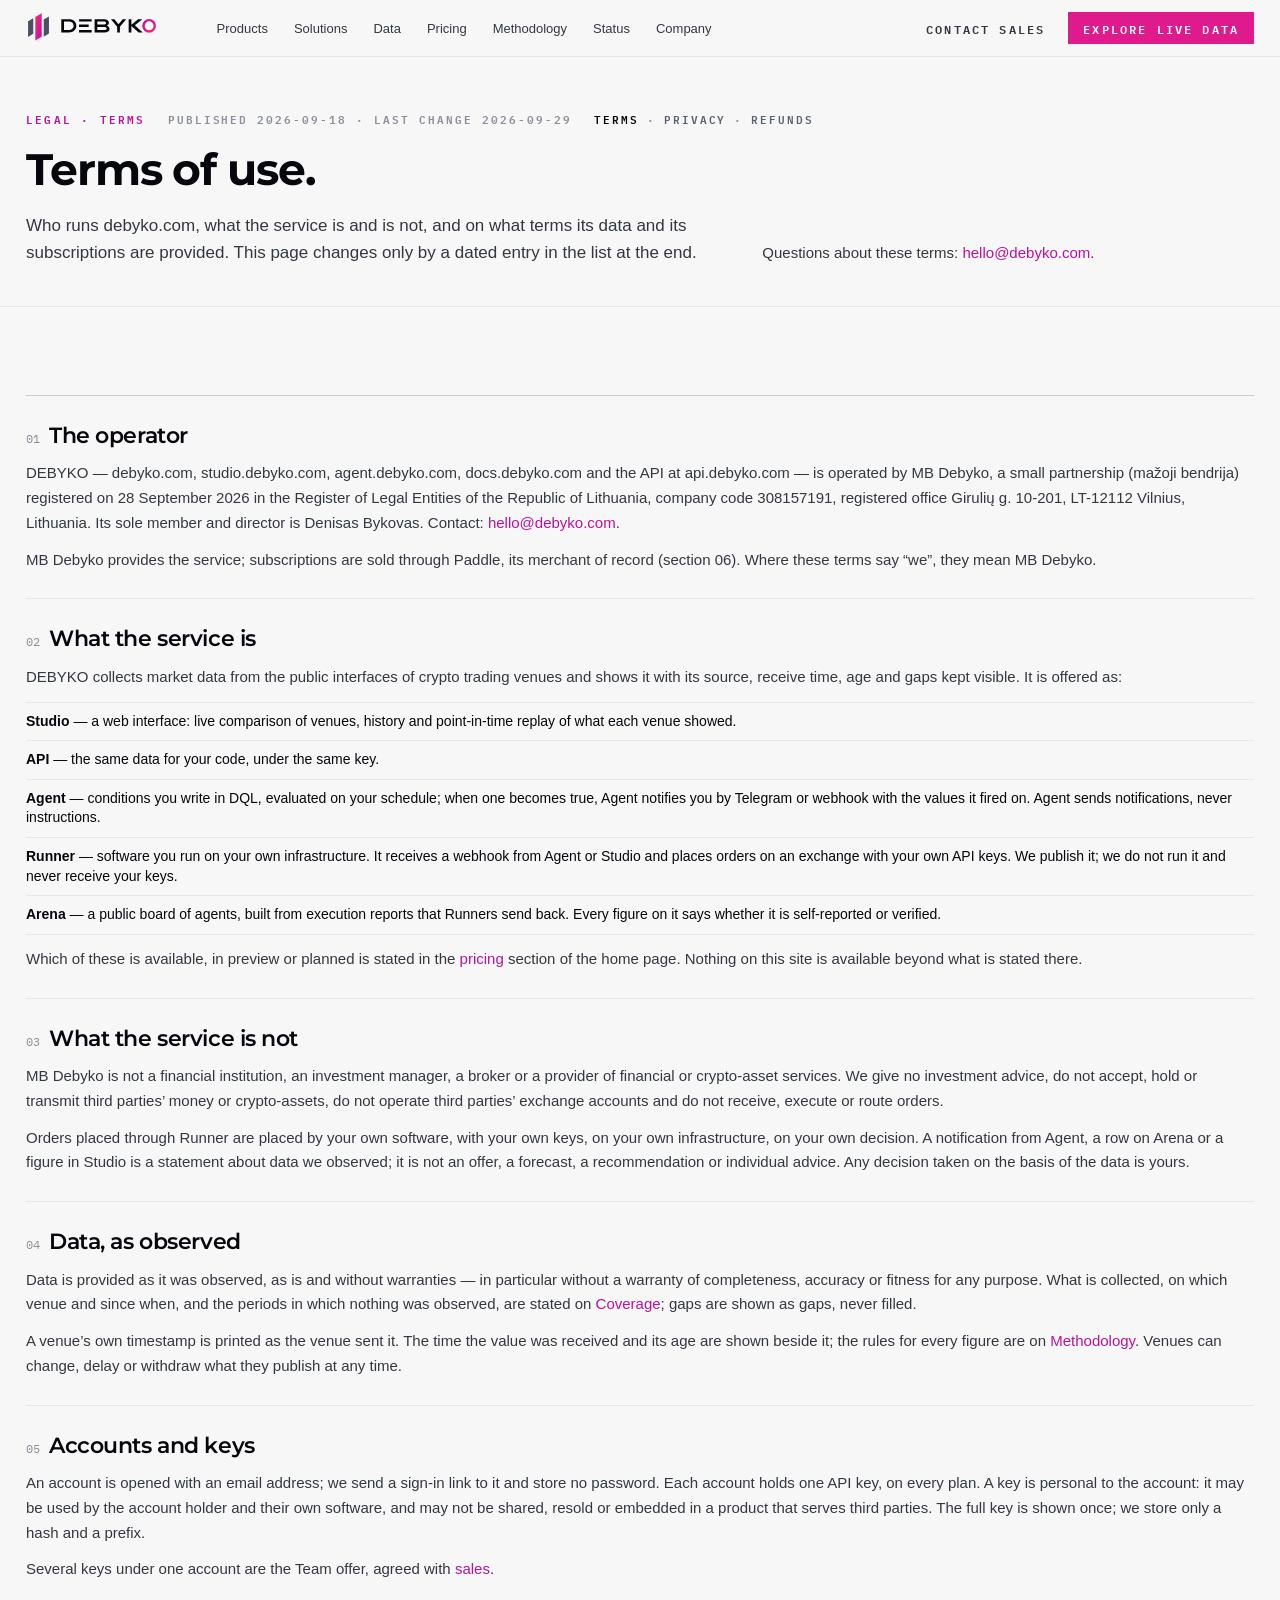
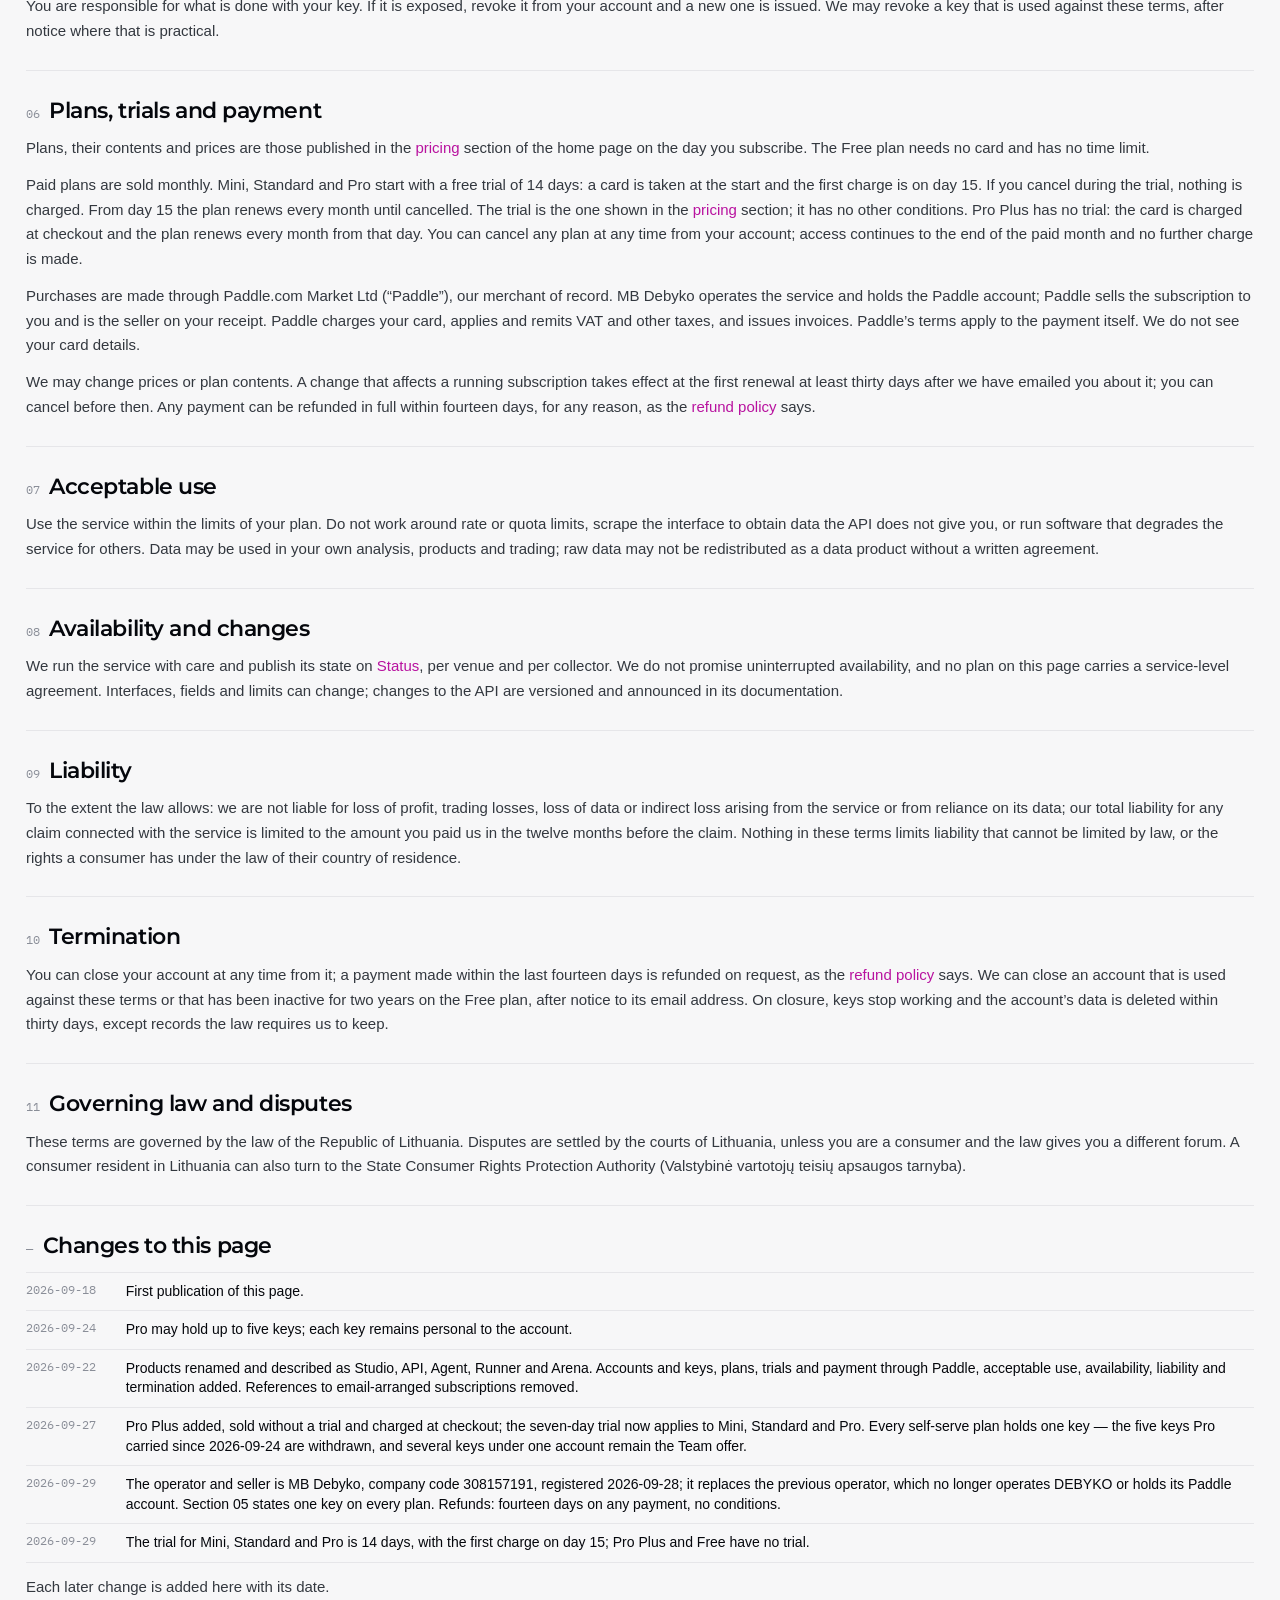
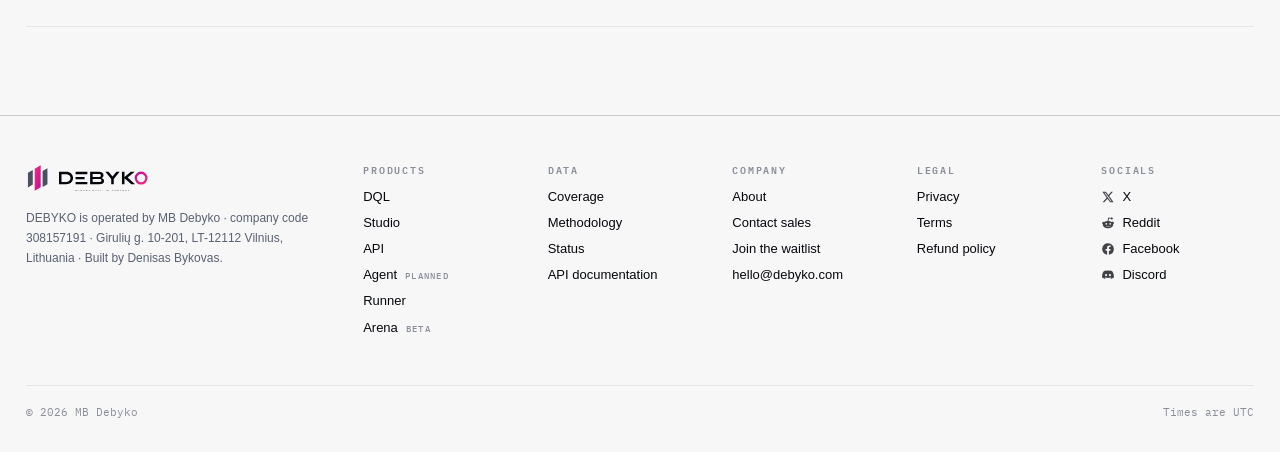
<file: legal/terms/index.html>
<!doctype html>
<html lang="en">
<head>
  <meta charset="utf-8">
  <!-- Google Tag Manager -->
  <script>(function(w,d,s,l,i){w[l]=w[l]||[];w[l].push({'gtm.start':
  new Date().getTime(),event:'gtm.js'});var f=d.getElementsByTagName(s)[0],
  j=d.createElement(s),dl=l!='dataLayer'?'&l='+l:'';j.async=true;j.src=
  'https://www.googletagmanager.com/gtm.js?id='+i+dl;f.parentNode.insertBefore(j,f);
  })(window,document,'script','dataLayer','GTM-W4DS277V');</script>
  <!-- End Google Tag Manager -->
  <meta name="viewport" content="width=device-width, initial-scale=1">
  <title>Terms of use | DEBYKO</title>
  <meta name="description" content="Who operates debyko.com, what the service is and is not, and on what terms its market data and its subscriptions are provided.">
  <link rel="canonical" href="https://debyko.com/legal/terms/">
  <meta property="og:type" content="website">
  <meta property="og:url" content="https://debyko.com/legal/terms/">
  <meta property="og:title" content="DEBYKO — Terms of use">
  <meta property="og:description" content="Who operates debyko.com, what the service is and is not, and on what terms its data is shown.">
  <meta property="og:image" content="https://debyko.com/og/debyko-og-1200x630.png?v=2">
  <meta property="og:image:type" content="image/png">
  <meta property="og:image:width" content="1200">
  <meta property="og:image:height" content="630">
  <meta property="og:image:alt" content="DEBYKO — Crypto market data, with the evidence attached. Every value keeps its source, timestamp and age.">
  <meta name="twitter:card" content="summary_large_image">
  <meta name="twitter:title" content="DEBYKO — Terms of use">
  <meta name="twitter:description" content="Every value keeps its source, its time and its age.">
  <meta name="twitter:image" content="https://debyko.com/og/debyko-og-1200x630.png?v=2">
  <link rel="icon" href="../../assets/logo-mark.svg" type="image/svg+xml">

  <link rel="preconnect" href="https://fonts.googleapis.com">
  <link rel="preconnect" href="https://fonts.gstatic.com" crossorigin>
  <link rel="stylesheet" href="https://fonts.googleapis.com/css2?family=Montserrat:wght@400;500;600;700&family=IBM+Plex+Mono:wght@400;500;600&display=swap">
  <link rel="stylesheet" href="../../css/tokens.css?v=56ed90d467">
  <link rel="stylesheet" href="../../css/site.css?v=1a5a0b1994">
  <link rel="stylesheet" href="../../css/pages.css?v=8beecf024d">
  <!-- importmap:begin -->
  <script type="importmap">{"imports":{"/js/api.js":"/js/api.js?v=64e58cdeaa","/js/arena-chart.js":"/js/arena-chart.js?v=cb82a9a31e","/js/format.js":"/js/format.js?v=5560141319","/js/home.js":"/js/home.js?v=425efa7401","/js/live-market.js":"/js/live-market.js?v=8bc75a96d9","/js/live-v2.js":"/js/live-v2.js?v=96de5c6275","/js/nav.js":"/js/nav.js?v=43d80b9eea","/js/pages/arena.js":"/js/pages/arena.js?v=38b1213083","/js/pages/coverage.js":"/js/pages/coverage.js?v=ead319db4c","/js/pages/methodology.js":"/js/pages/methodology.js?v=f4b739825e","/js/pages/shared.js":"/js/pages/shared.js?v=767b56feb7","/js/pages/status.js":"/js/pages/status.js?v=afb1780d53","/js/vendor/lightweight-charts-5.2.1.js":"/js/vendor/lightweight-charts-5.2.1.js?v=92b1a4d749"}}</script>
  <!-- importmap:end -->
  <script defer src="../../js/nav.js?v=43d80b9eea"></script>
</head>
<body>

<!-- Google Tag Manager (noscript) -->
<noscript><iframe src="https://www.googletagmanager.com/ns.html?id=GTM-W4DS277V"
height="0" width="0" style="display:none;visibility:hidden"></iframe></noscript>
<!-- End Google Tag Manager (noscript) -->
<header class="site-header">
  <div class="wrap site-header__bar">
    <a class="site-header__logo" href="../../" aria-label="DEBYKO home"><img src="../../assets/logo-horizontal.svg" alt="DEBYKO"></a>
    <nav class="nav" aria-label="Main">
      <div class="nav__item">
        <button class="nav__trigger" aria-expanded="false">Products</button>
        <div class="nav__menu" hidden>
          <a href="../../#dql">DQL <span class="nav-tag">the core</span></a>
          <a href="../../#studio">Studio <span class="nav-tag">free · live</span></a>
          <a href="../../#api">API <span class="nav-tag">v1 live</span></a>
          <a href="../../#agent">Agent <span class="nav-tag">planned</span></a>
          <a href="../../#runner">Runner <span class="nav-tag">in development</span></a>
          <a href="../../#arena">Arena <span class="nav-tag">closed beta</span></a>
        </div>
      </div>
      <div class="nav__item">
        <button class="nav__trigger" aria-expanded="false">Solutions</button>
        <div class="nav__menu" hidden>
          <a href="../../#evidence">Execution Evidence</a>
          <a href="../../#services">Data &amp; Research</a>
          <a href="../../#services">Venues &amp; Platforms</a>
          <a href="../../#agent">Trading &amp; Automation</a>
        </div>
      </div>
      <div class="nav__item">
        <button class="nav__trigger" aria-expanded="false">Data</button>
        <div class="nav__menu" hidden>
          <a href="../../data/coverage/">Coverage</a>
          <a href="../../data/methodology/">Methodology</a>
          <a href="https://docs.debyko.com">API Documentation</a>
          <a href="../../data/status/">Data Status</a>
        </div>
      </div>
      <div class="nav__item"><a class="nav__trigger" href="../../#pricing" style="display:inline-flex;align-items:center;opacity:1">Pricing</a></div>
      <div class="nav__item"><a class="nav__trigger" href="../../data/methodology/" style="display:inline-flex;align-items:center;opacity:1">Methodology</a></div>
      <div class="nav__item"><a class="nav__trigger" href="../../data/status/" style="display:inline-flex;align-items:center;opacity:1">Status</a></div>
      <div class="nav__item">
        <button class="nav__trigger" aria-expanded="false">Company</button>
        <div class="nav__menu" hidden>
          <a href="/about/">About</a>
          <a href="../../?open=sales">Contact Sales</a>
          <a href="../../?open=wait">Join the Waitlist</a>
        </div>
      </div>
    </nav>
    <div class="spacer"></div>
    <div class="site-header__actions hide-narrow">
      <a class="btn btn--ghost" href="../../?open=sales"><span>Contact sales</span></a>
      <a class="btn btn--primary" href="../../arena/"><span>Explore live data</span></a>
    </div>
    <button class="menu-btn" aria-expanded="false">Menu</button>
  </div>
  <div class="mobile-nav" hidden>
    <div class="mobile-nav__group"><div class="mobile-nav__title">Products</div><a href="../../#dql">DQL</a><a href="../../#studio">Studio</a><a href="../../#api">API</a><a href="../../#agent">Agent</a><a href="../../#runner">Runner</a><a href="../../#arena">Arena</a></div>
    <div class="mobile-nav__group"><div class="mobile-nav__title">Solutions</div><a href="../../#evidence">Execution Evidence</a><a href="../../#services">Data &amp; Research</a></div>
    <div class="mobile-nav__group"><div class="mobile-nav__title">Data</div><a href="../../data/coverage/">Coverage</a><a href="../../data/methodology/">Methodology</a><a href="../../data/status/">Data Status</a><a href="https://docs.debyko.com">API Documentation</a></div>
    <div class="mobile-nav__group"><div class="mobile-nav__title">Company</div><a href="../../#pricing">Pricing</a><a href="../../?open=sales">Contact Sales</a><a href="../../?open=wait">Join the Waitlist</a></div>
    <div class="mobile-nav__actions">
      <a class="btn btn--primary" href="../../arena/"><span>Explore live data</span></a>
      <a class="btn" href="../../?open=sales"><span>Contact sales</span></a>
    </div>
  </div>
</header>

<main id="top">

<section class="section page-head">
  <div class="wrap stack gap-22">
    <div class="page-head__meta"><span class="eyebrow">Legal · terms</span><span class="label">Published 2026-09-18 · last change 2026-09-29</span><span class="label legal-links"><a href="/legal/terms/" class="is-current" aria-current="page">Terms</a><span aria-hidden="true">·</span><a href="/legal/privacy/">Privacy</a><span aria-hidden="true">·</span><a href="/legal/refund/">Refunds</a></span></div>
    <div class="split split--7-5 split--end">
      <div class="stack gap-18">
        <h1 class="h1">Terms of use.</h1>
        <p class="lead">Who runs debyko.com, what the service is and is not, and on what terms its data and its subscriptions are provided. This page changes only by a dated entry in the list at the end.</p>
      </div>
      <p class="prose">Questions about these terms: <a href="mailto:hello@debyko.com">hello@debyko.com</a>.</p>
    </div>
  </div>
</section>

<section class="section">
  <div class="wrap">
    <div class="article">
      <section id="operator">
        <h2><span class="article__n">01</span>The operator <a class="anchor" href="#operator" aria-label="Link to this section">#</a></h2>
        <p>DEBYKO — debyko.com, studio.debyko.com, agent.debyko.com, docs.debyko.com and the API at api.debyko.com — is operated by MB Debyko, a small partnership (mažoji bendrija) registered on 28 September 2026 in the Register of Legal Entities of the Republic of Lithuania, company code 308157191, registered office Girulių g. 10-201, LT-12112 Vilnius, Lithuania. Its sole member and director is Denisas Bykovas. Contact: <a href="mailto:hello@debyko.com">hello@debyko.com</a>.</p>
        <p>MB Debyko provides the service; subscriptions are sold through Paddle, its merchant of record (section 06). Where these terms say “we”, they mean MB Debyko.</p>
      </section>
      <section id="service">
        <h2><span class="article__n">02</span>What the service is <a class="anchor" href="#service" aria-label="Link to this section">#</a></h2>
        <p>DEBYKO collects market data from the public interfaces of crypto trading venues and shows it with its source, receive time, age and gaps kept visible. It is offered as:</p>
        <ul class="ruled">
          <li><b>Studio</b> — a web interface: live comparison of venues, history and point-in-time replay of what each venue showed.</li>
          <li><b>API</b> — the same data for your code, under the same key.</li>
          <li><b>Agent</b> — conditions you write in DQL, evaluated on your schedule; when one becomes true, Agent notifies you by Telegram or webhook with the values it fired on. Agent sends notifications, never instructions.</li>
          <li><b>Runner</b> — software you run on your own infrastructure. It receives a webhook from Agent or Studio and places orders on an exchange with your own API keys. We publish it; we do not run it and never receive your keys.</li>
          <li><b>Arena</b> — a public board of agents, built from execution reports that Runners send back. Every figure on it says whether it is self-reported or verified.</li>
        </ul>
        <p>Which of these is available, in preview or planned is stated in the <a href="../../#pricing">pricing</a> section of the home page. Nothing on this site is available beyond what is stated there.</p>
      </section>
      <section id="not">
        <h2><span class="article__n">03</span>What the service is not <a class="anchor" href="#not" aria-label="Link to this section">#</a></h2>
        <p>MB Debyko is not a financial institution, an investment manager, a broker or a provider of financial or crypto-asset services. We give no investment advice, do not accept, hold or transmit third parties’ money or crypto-assets, do not operate third parties’ exchange accounts and do not receive, execute or route orders.</p>
        <p>Orders placed through Runner are placed by your own software, with your own keys, on your own infrastructure, on your own decision. A notification from Agent, a row on Arena or a figure in Studio is a statement about data we observed; it is not an offer, a forecast, a recommendation or individual advice. Any decision taken on the basis of the data is yours.</p>
      </section>
      <section id="data">
        <h2><span class="article__n">04</span>Data, as observed <a class="anchor" href="#data" aria-label="Link to this section">#</a></h2>
        <p>Data is provided as it was observed, as is and without warranties — in particular without a warranty of completeness, accuracy or fitness for any purpose. What is collected, on which venue and since when, and the periods in which nothing was observed, are stated on <a href="../../data/coverage/">Coverage</a>; gaps are shown as gaps, never filled.</p>
        <p>A venue’s own timestamp is printed as the venue sent it. The time the value was received and its age are shown beside it; the rules for every figure are on <a href="../../data/methodology/">Methodology</a>. Venues can change, delay or withdraw what they publish at any time.</p>
      </section>
      <section id="accounts">
        <h2><span class="article__n">05</span>Accounts and keys <a class="anchor" href="#accounts" aria-label="Link to this section">#</a></h2>
        <p>An account is opened with an email address; we send a sign-in link to it and store no password. Each account holds one API key, on every plan. A key is personal to the account: it may be used by the account holder and their own software, and may not be shared, resold or embedded in a product that serves third parties. The full key is shown once; we store only a hash and a prefix.</p>
        <p>Several keys under one account are the Team offer, agreed with <a href="../../?open=sales">sales</a>.</p>
        <p>You are responsible for what is done with your key. If it is exposed, revoke it from your account and a new one is issued. We may revoke a key that is used against these terms, after notice where that is practical.</p>
      </section>
      <section id="plans">
        <h2><span class="article__n">06</span>Plans, trials and payment <a class="anchor" href="#plans" aria-label="Link to this section">#</a></h2>
        <p>Plans, their contents and prices are those published in the <a href="../../#pricing">pricing</a> section of the home page on the day you subscribe. The Free plan needs no card and has no time limit.</p>
        <p>Paid plans are sold monthly. Mini, Standard and Pro start with a free trial of 14 days: a card is taken at the start and the first charge is on day 15. If you cancel during the trial, nothing is charged. From day 15 the plan renews every month until cancelled. The trial is the one shown in the <a href="../../#pricing">pricing</a> section; it has no other conditions. Pro Plus has no trial: the card is charged at checkout and the plan renews every month from that day. You can cancel any plan at any time from your account; access continues to the end of the paid month and no further charge is made.</p>
        <p>Purchases are made through Paddle.com Market Ltd (“Paddle”), our merchant of record. MB Debyko operates the service and holds the Paddle account; Paddle sells the subscription to you and is the seller on your receipt. Paddle charges your card, applies and remits VAT and other taxes, and issues invoices. Paddle’s terms apply to the payment itself. We do not see your card details.</p>
        <p>We may change prices or plan contents. A change that affects a running subscription takes effect at the first renewal at least thirty days after we have emailed you about it; you can cancel before then. Any payment can be refunded in full within fourteen days, for any reason, as the <a href="/legal/refund/">refund policy</a> says.</p>
      </section>
      <section id="use">
        <h2><span class="article__n">07</span>Acceptable use <a class="anchor" href="#use" aria-label="Link to this section">#</a></h2>
        <p>Use the service within the limits of your plan. Do not work around rate or quota limits, scrape the interface to obtain data the API does not give you, or run software that degrades the service for others. Data may be used in your own analysis, products and trading; raw data may not be redistributed as a data product without a written agreement.</p>
      </section>
      <section id="availability">
        <h2><span class="article__n">08</span>Availability and changes <a class="anchor" href="#availability" aria-label="Link to this section">#</a></h2>
        <p>We run the service with care and publish its state on <a href="../../data/status/">Status</a>, per venue and per collector. We do not promise uninterrupted availability, and no plan on this page carries a service-level agreement. Interfaces, fields and limits can change; changes to the API are versioned and announced in its documentation.</p>
      </section>
      <section id="liability">
        <h2><span class="article__n">09</span>Liability <a class="anchor" href="#liability" aria-label="Link to this section">#</a></h2>
        <p>To the extent the law allows: we are not liable for loss of profit, trading losses, loss of data or indirect loss arising from the service or from reliance on its data; our total liability for any claim connected with the service is limited to the amount you paid us in the twelve months before the claim. Nothing in these terms limits liability that cannot be limited by law, or the rights a consumer has under the law of their country of residence.</p>
      </section>
      <section id="termination">
        <h2><span class="article__n">10</span>Termination <a class="anchor" href="#termination" aria-label="Link to this section">#</a></h2>
        <p>You can close your account at any time from it; a payment made within the last fourteen days is refunded on request, as the <a href="/legal/refund/">refund policy</a> says. We can close an account that is used against these terms or that has been inactive for two years on the Free plan, after notice to its email address. On closure, keys stop working and the account’s data is deleted within thirty days, except records the law requires us to keep.</p>
      </section>
      <section id="law">
        <h2><span class="article__n">11</span>Governing law and disputes <a class="anchor" href="#law" aria-label="Link to this section">#</a></h2>
        <p>These terms are governed by the law of the Republic of Lithuania. Disputes are settled by the courts of Lithuania, unless you are a consumer and the law gives you a different forum. A consumer resident in Lithuania can also turn to the State Consumer Rights Protection Authority (Valstybinė vartotojų teisių apsaugos tarnyba).</p>
      </section>
      <section id="updates">
        <h2><span class="article__n">—</span>Changes to this page <a class="anchor" href="#updates" aria-label="Link to this section">#</a></h2>
        <ul class="ruled ruled--dated">
          <li><span class="date">2026-09-18</span><span>First publication of this page.</span></li>
          <li><span class="date">2026-09-24</span><span>Pro may hold up to five keys; each key remains personal to the account.</span></li>
          <li><span class="date">2026-09-22</span><span>Products renamed and described as Studio, API, Agent, Runner and Arena. Accounts and keys, plans, trials and payment through Paddle, acceptable use, availability, liability and termination added. References to email-arranged subscriptions removed.</span></li>
          <li><span class="date">2026-09-27</span><span>Pro Plus added, sold without a trial and charged at checkout; the seven-day trial now applies to Mini, Standard and Pro. Every self-serve plan holds one key — the five keys Pro carried since 2026-09-24 are withdrawn, and several keys under one account remain the Team offer.</span></li>
          <li><span class="date">2026-09-29</span><span>The operator and seller is MB Debyko, company code 308157191, registered 2026-09-28; it replaces the previous operator, which no longer operates DEBYKO or holds its Paddle account. Section 05 states one key on every plan. Refunds: fourteen days on any payment, no conditions.</span></li>
          <li><span class="date">2026-09-29</span><span>The trial for Mini, Standard and Pro is 14 days, with the first charge on day 15; Pro Plus and Free have no trial.</span></li>
        </ul>
        <p>Each later change is added here with its date.</p>
      </section>
    </div>
  </div>
</section>
</main>

<footer id="company" class="site-footer">
  <div class="wrap stack gap-48">
    <div class="site-footer__cols">
      <div class="stack gap-14">
        <img src="/assets/logo-horizontal-descriptor.svg" alt="DEBYKO — Market data. In context." style="height:30px;width:auto;display:block;align-self:flex-start">
        <p class="credit credit--legal">DEBYKO is operated by MB Debyko · company code 308157191 · Girulių g. 10-201, LT-12112 Vilnius, Lithuania · Built by Denisas Bykovas.</p>
      </div>
      <div class="site-footer__col"><span class="site-footer__title">Products</span><a href="/#dql">DQL</a><a href="https://studio.debyko.com">Studio</a><a href="https://docs.debyko.com">API</a><a href="/#agent">Agent <span class="nav-tag">planned</span></a><a href="/#runner">Runner</a><a href="/#arena">Arena <span class="nav-tag">beta</span></a></div>
      <div class="site-footer__col"><span class="site-footer__title">Data</span><a href="/data/coverage/">Coverage</a><a href="/data/methodology/">Methodology</a><a href="/data/status/">Status</a><a href="https://docs.debyko.com">API documentation</a></div>
      <div class="site-footer__col"><span class="site-footer__title">Company</span><a href="/about/">About</a><a href="/?open=sales" data-open="sales">Contact sales</a><a href="/?open=wait" data-open="wait">Join the waitlist</a><a href="mailto:hello@debyko.com">hello@debyko.com</a></div>
      <div class="site-footer__col"><span class="site-footer__title">Legal</span><a href="/legal/privacy/">Privacy</a><a href="/legal/terms/">Terms</a><a href="/legal/refund/">Refund policy</a></div>
      <div class="site-footer__col site-footer__col--socials"><span class="site-footer__title">Socials</span><a href="https://x.com/DebykoX" rel="me noopener"><svg class="social-icon" viewBox="0 0 24 24" fill="currentColor" aria-hidden="true" focusable="false"><path d="M17.53 3h2.94l-6.43 7.35L21.6 21h-5.92l-4.64-6.07L5.73 21H2.79l6.88-7.86L2.4 3h6.07l4.2 5.55L17.53 3Zm-1.03 16.2h1.63L7.59 4.72H5.84L16.5 19.2Z"/></svg><span>X</span></a><a href="https://www.reddit.com/user/debykotrail/" rel="me noopener"><svg class="social-icon" viewBox="0 0 24 24" fill="currentColor" aria-hidden="true" focusable="false"><path d="M22 11.8a2.2 2.2 0 0 0-3.73-1.58 10.9 10.9 0 0 0-5.5-1.74l.94-4.4 3.06.65a1.75 1.75 0 1 0 .2-1.42l-3.77-.8a.7.7 0 0 0-.83.54l-1.13 5.42a10.9 10.9 0 0 0-5.58 1.75A2.2 2.2 0 1 0 3.2 14.3a4.2 4.2 0 0 0-.05.66C3.15 18.3 7.1 21 12 21s8.85-2.7 8.85-6.04c0-.22-.02-.44-.05-.65A2.2 2.2 0 0 0 22 11.8ZM7.6 13.4a1.55 1.55 0 1 1 3.1 0 1.55 1.55 0 0 1-3.1 0Zm8.66 4.2c-1.06 1.06-3.1 1.14-3.7 1.14-.6 0-2.64-.08-3.7-1.14a.4.4 0 0 1 .57-.57c.67.67 2.1.9 3.13.9 1.03 0 2.46-.23 3.13-.9a.4.4 0 1 1 .57.57Zm-.4-2.65a1.55 1.55 0 1 1 0-3.1 1.55 1.55 0 0 1 0 3.1Z"/></svg><span>Reddit</span></a><a href="https://www.facebook.com/debykotrail" rel="me noopener"><svg class="social-icon" viewBox="0 0 24 24" fill="currentColor" aria-hidden="true" focusable="false"><path d="M22 12a10 10 0 1 0-11.56 9.88v-6.99H7.9V12h2.54V9.8c0-2.51 1.5-3.9 3.78-3.9 1.1 0 2.24.2 2.24.2v2.46h-1.26c-1.24 0-1.63.77-1.63 1.56V12h2.78l-.45 2.89h-2.33v6.99A10 10 0 0 0 22 12Z"/></svg><span>Facebook</span></a><a href="https://discord.gg/MY6tMJdjZ" rel="me noopener"><svg class="social-icon" viewBox="0 0 24 24" fill="currentColor" aria-hidden="true" focusable="false"><path d="M19.3 5.4A16.3 16.3 0 0 0 15.3 4.2l-.2.4a15 15 0 0 0-6.2 0l-.2-.4A16.3 16.3 0 0 0 4.7 5.4C2.2 9.1 1.5 12.7 1.9 16.2A16.4 16.4 0 0 0 6.9 18.7l1-1.7a10.6 10.6 0 0 1-1.7-.8l.4-.3a11.7 11.7 0 0 0 10.8 0l.4.3c-.5.3-1.1.6-1.7.8l1 1.7a16.3 16.3 0 0 0 5-2.5c.5-4.1-.7-7.7-2.8-10.8ZM8.7 14.1c-1 0-1.8-.9-1.8-2s.8-2 1.8-2 1.8.9 1.8 2-.8 2-1.8 2Zm6.6 0c-1 0-1.8-.9-1.8-2s.8-2 1.8-2 1.8.9 1.8 2-.8 2-1.8 2Z"/></svg><span>Discord</span></a></div>
    </div>
    <div class="site-footer__bottom"><span>© 2026 MB Debyko</span><span>Times are UTC</span></div>
  </div>
</footer>

</body>
</html>
</file>
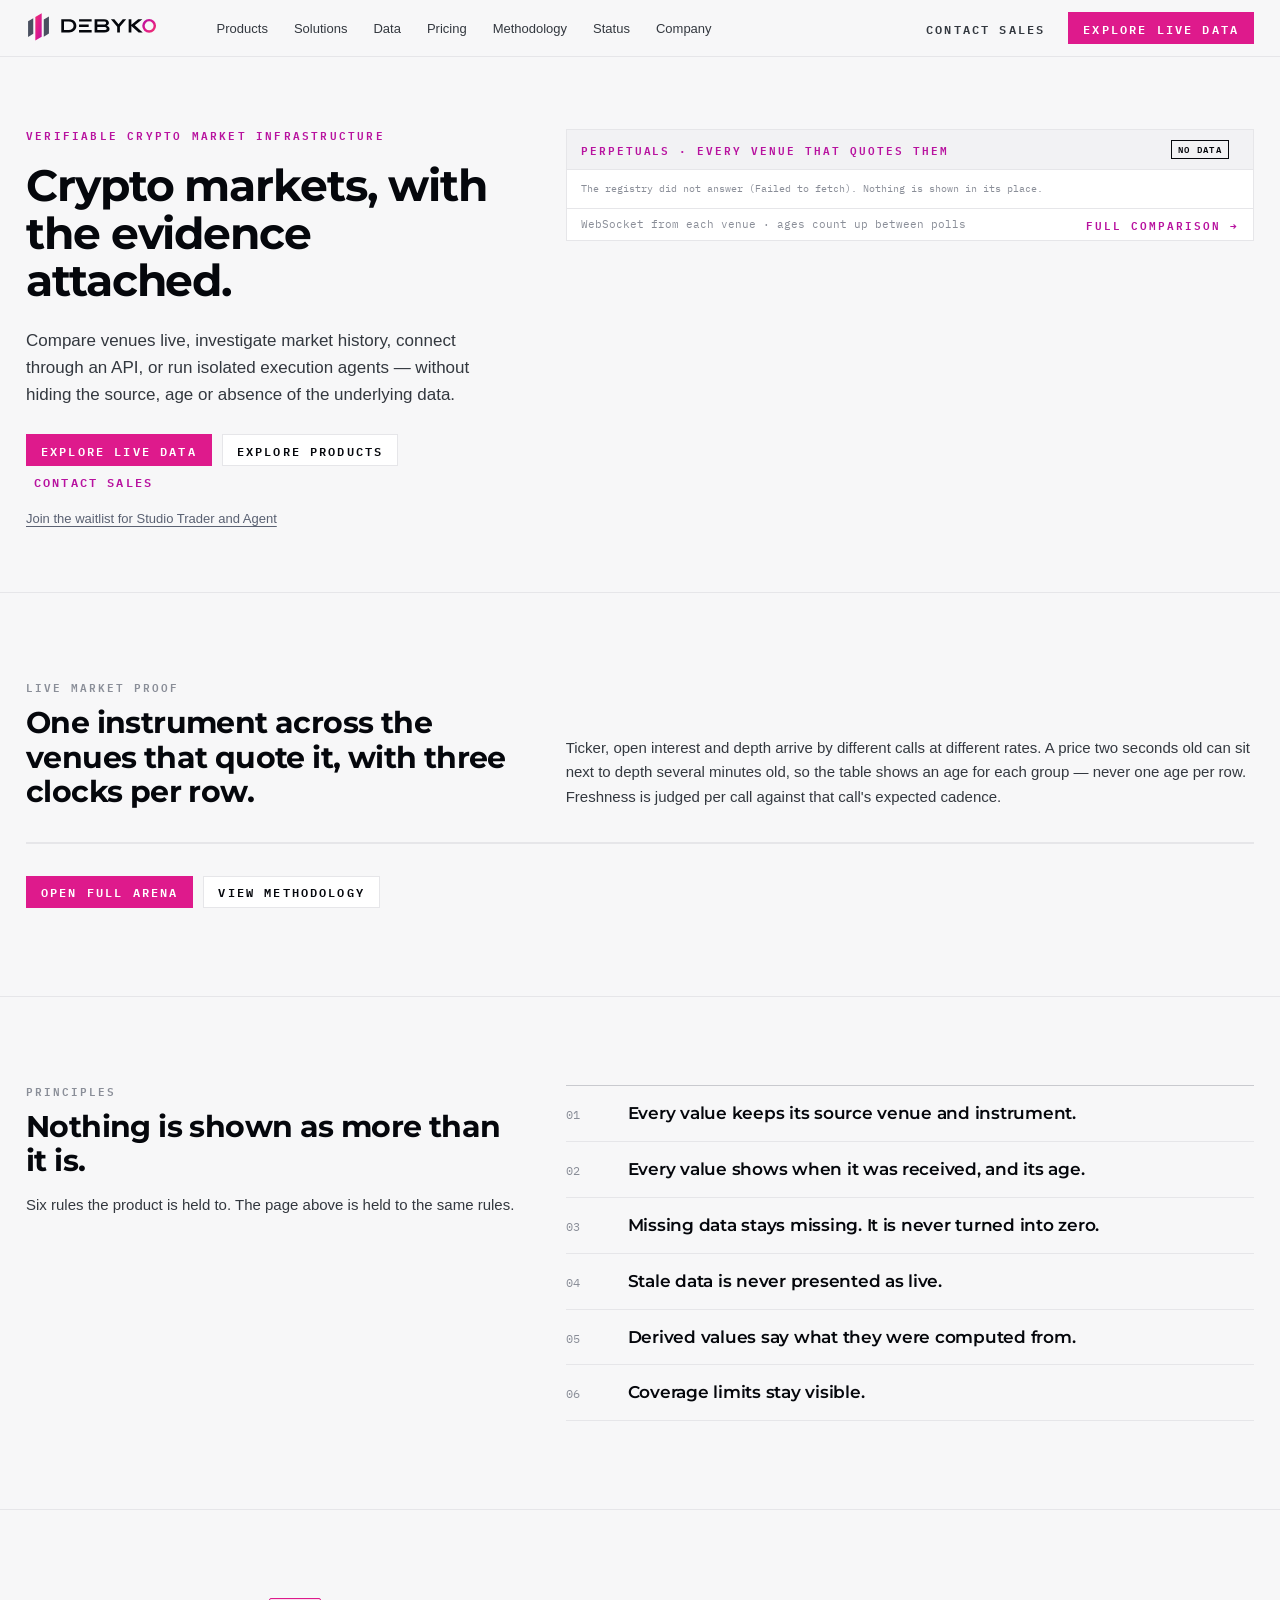
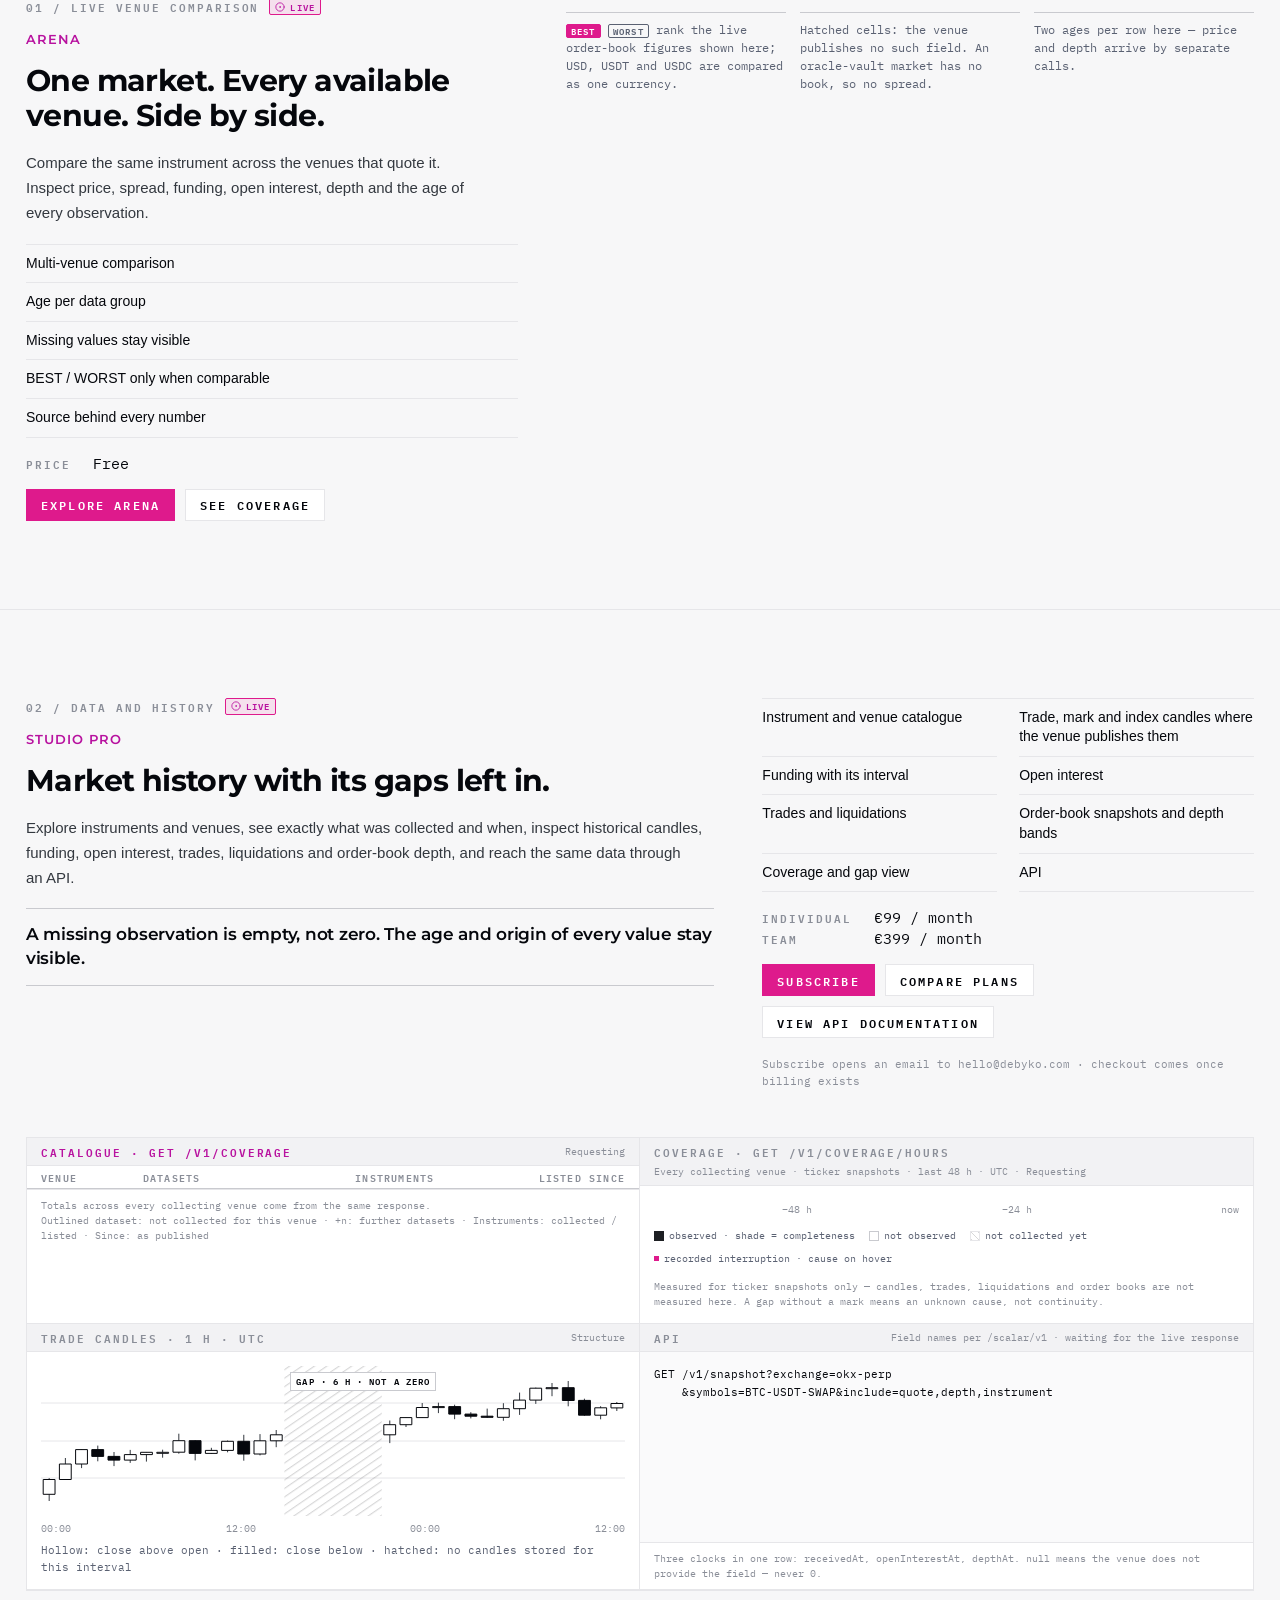
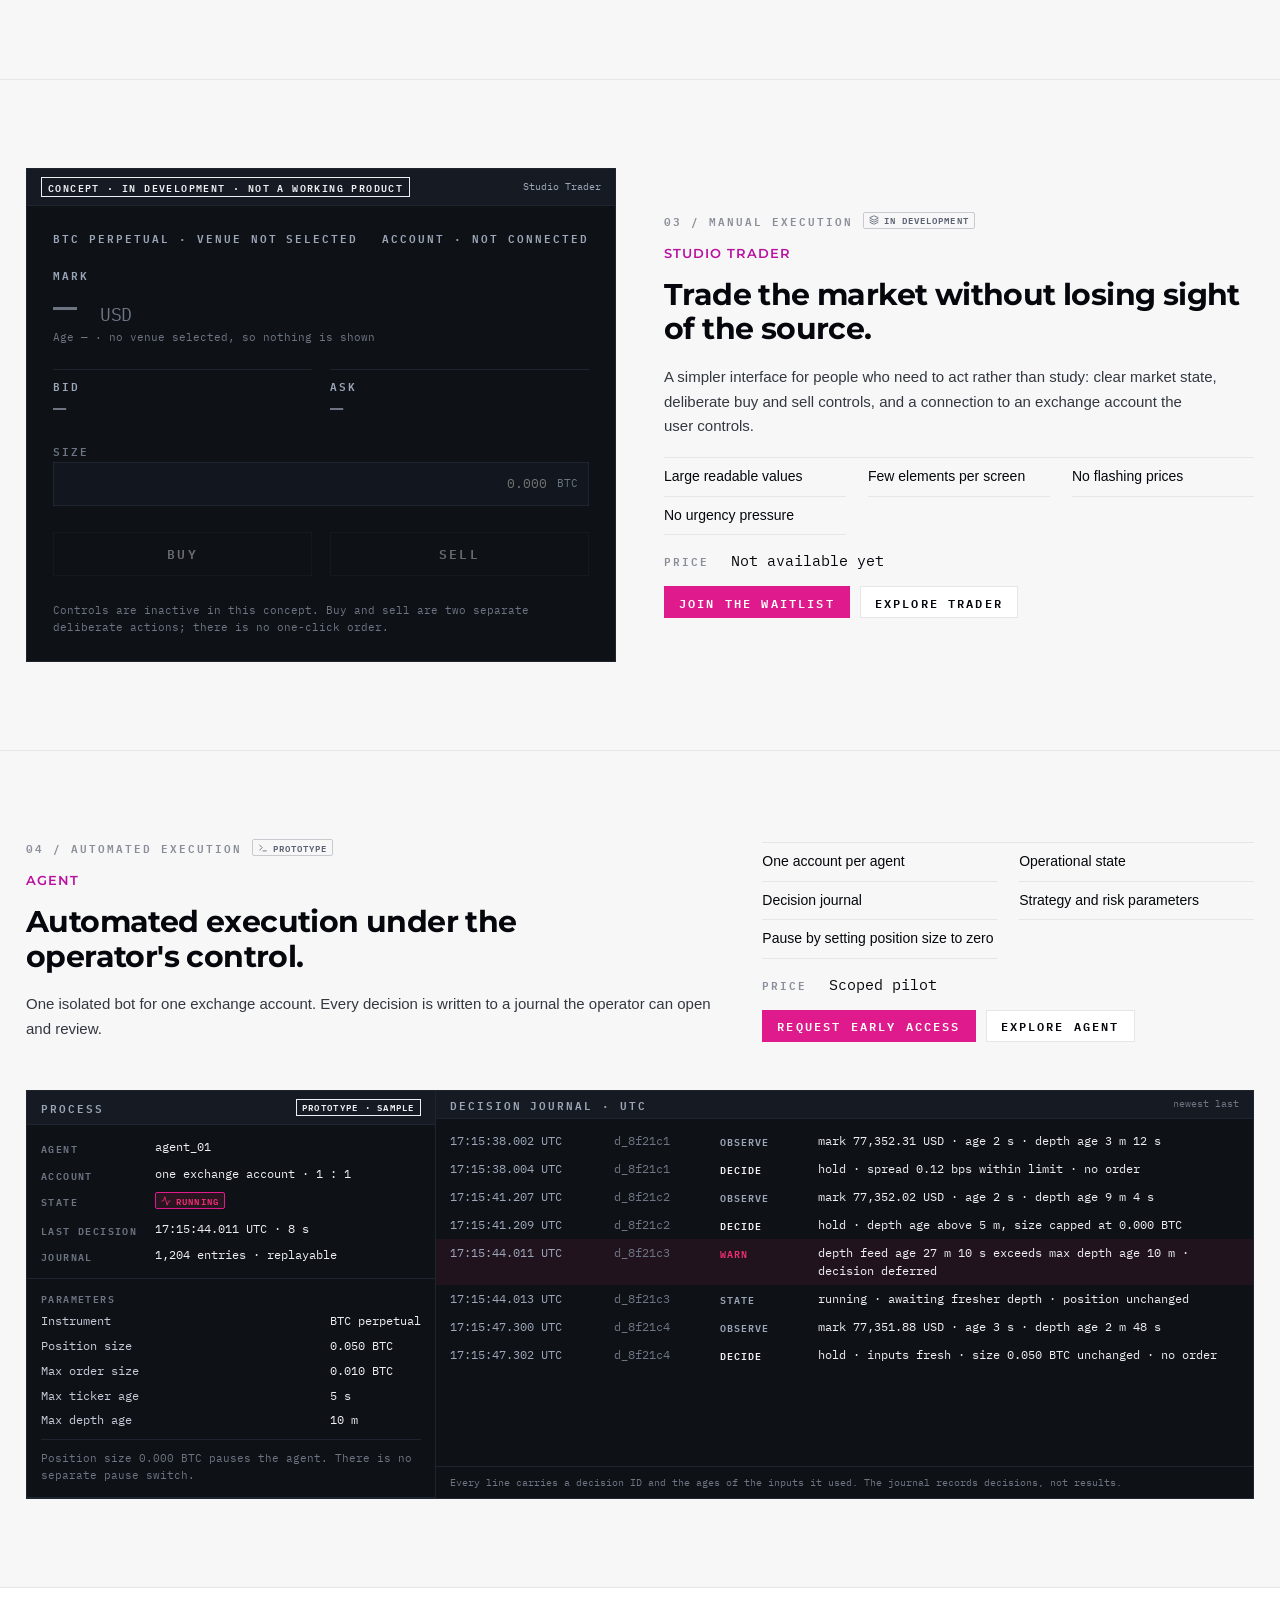
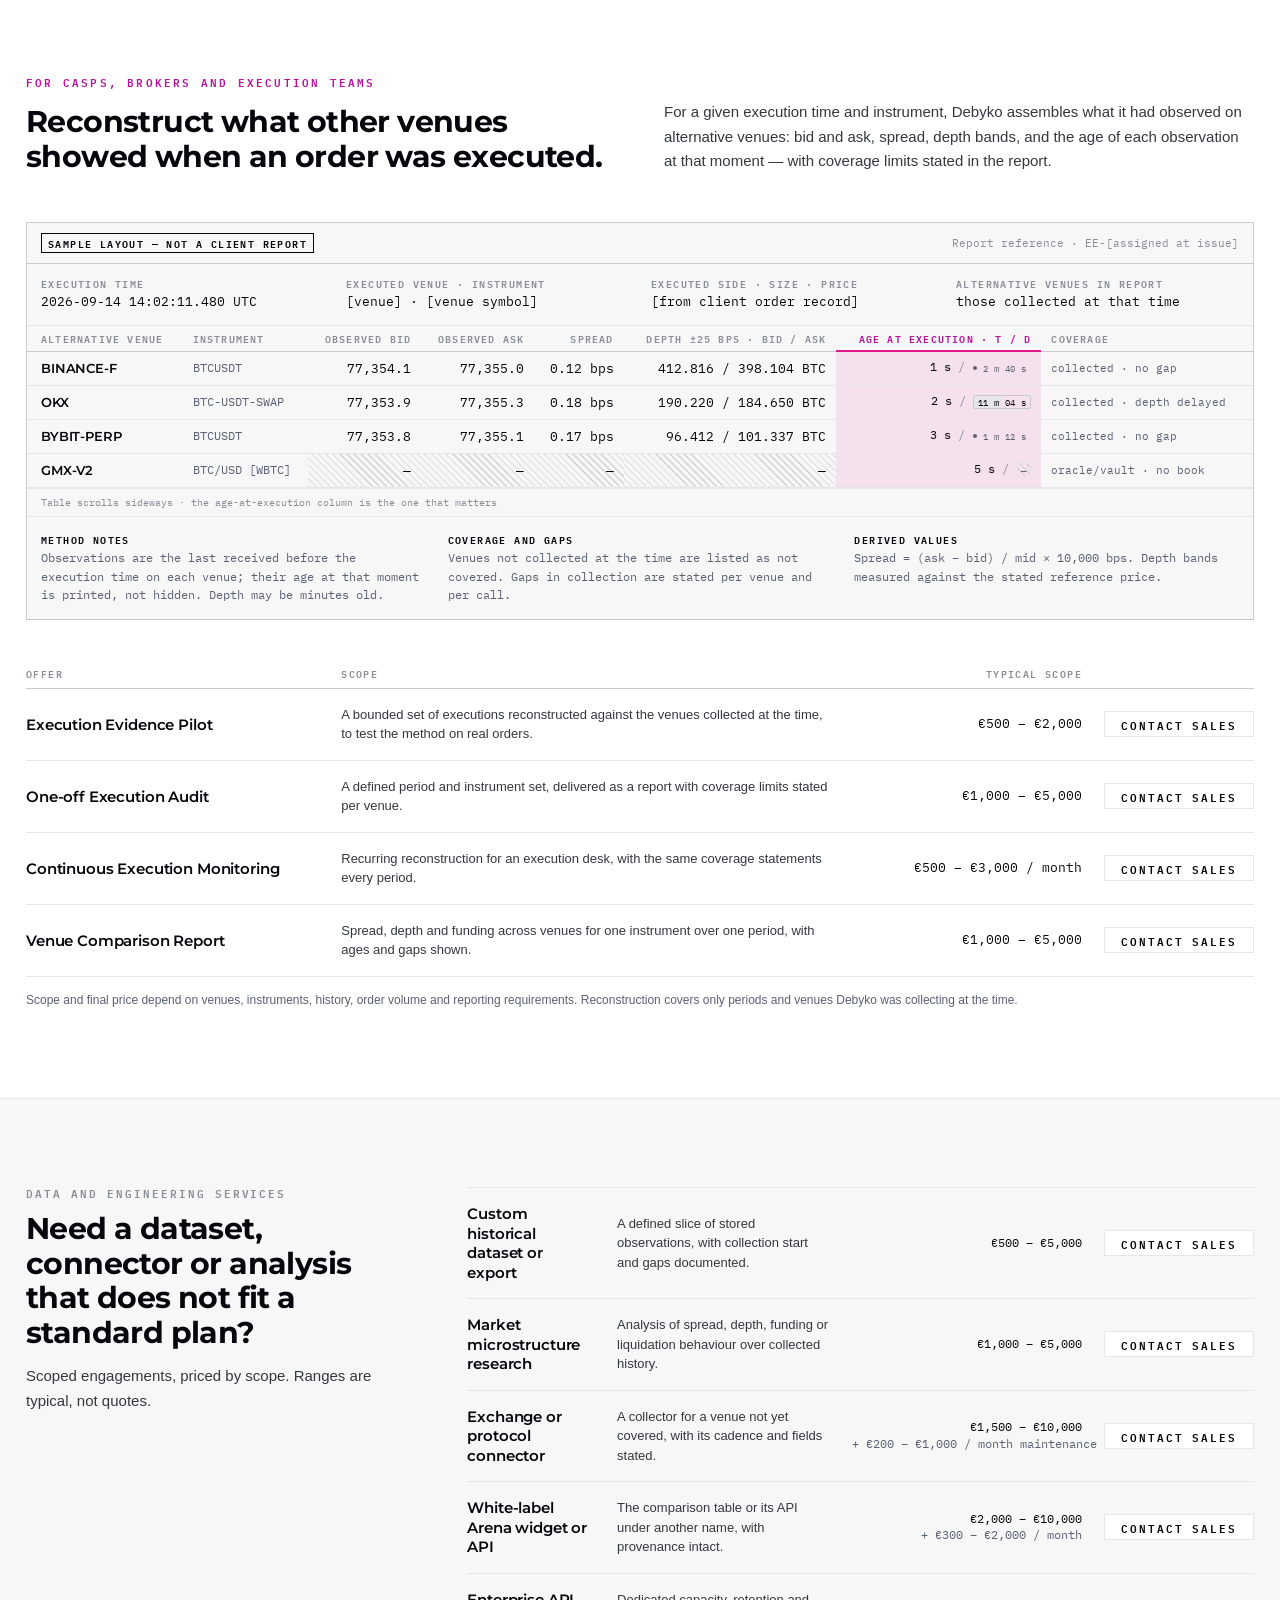
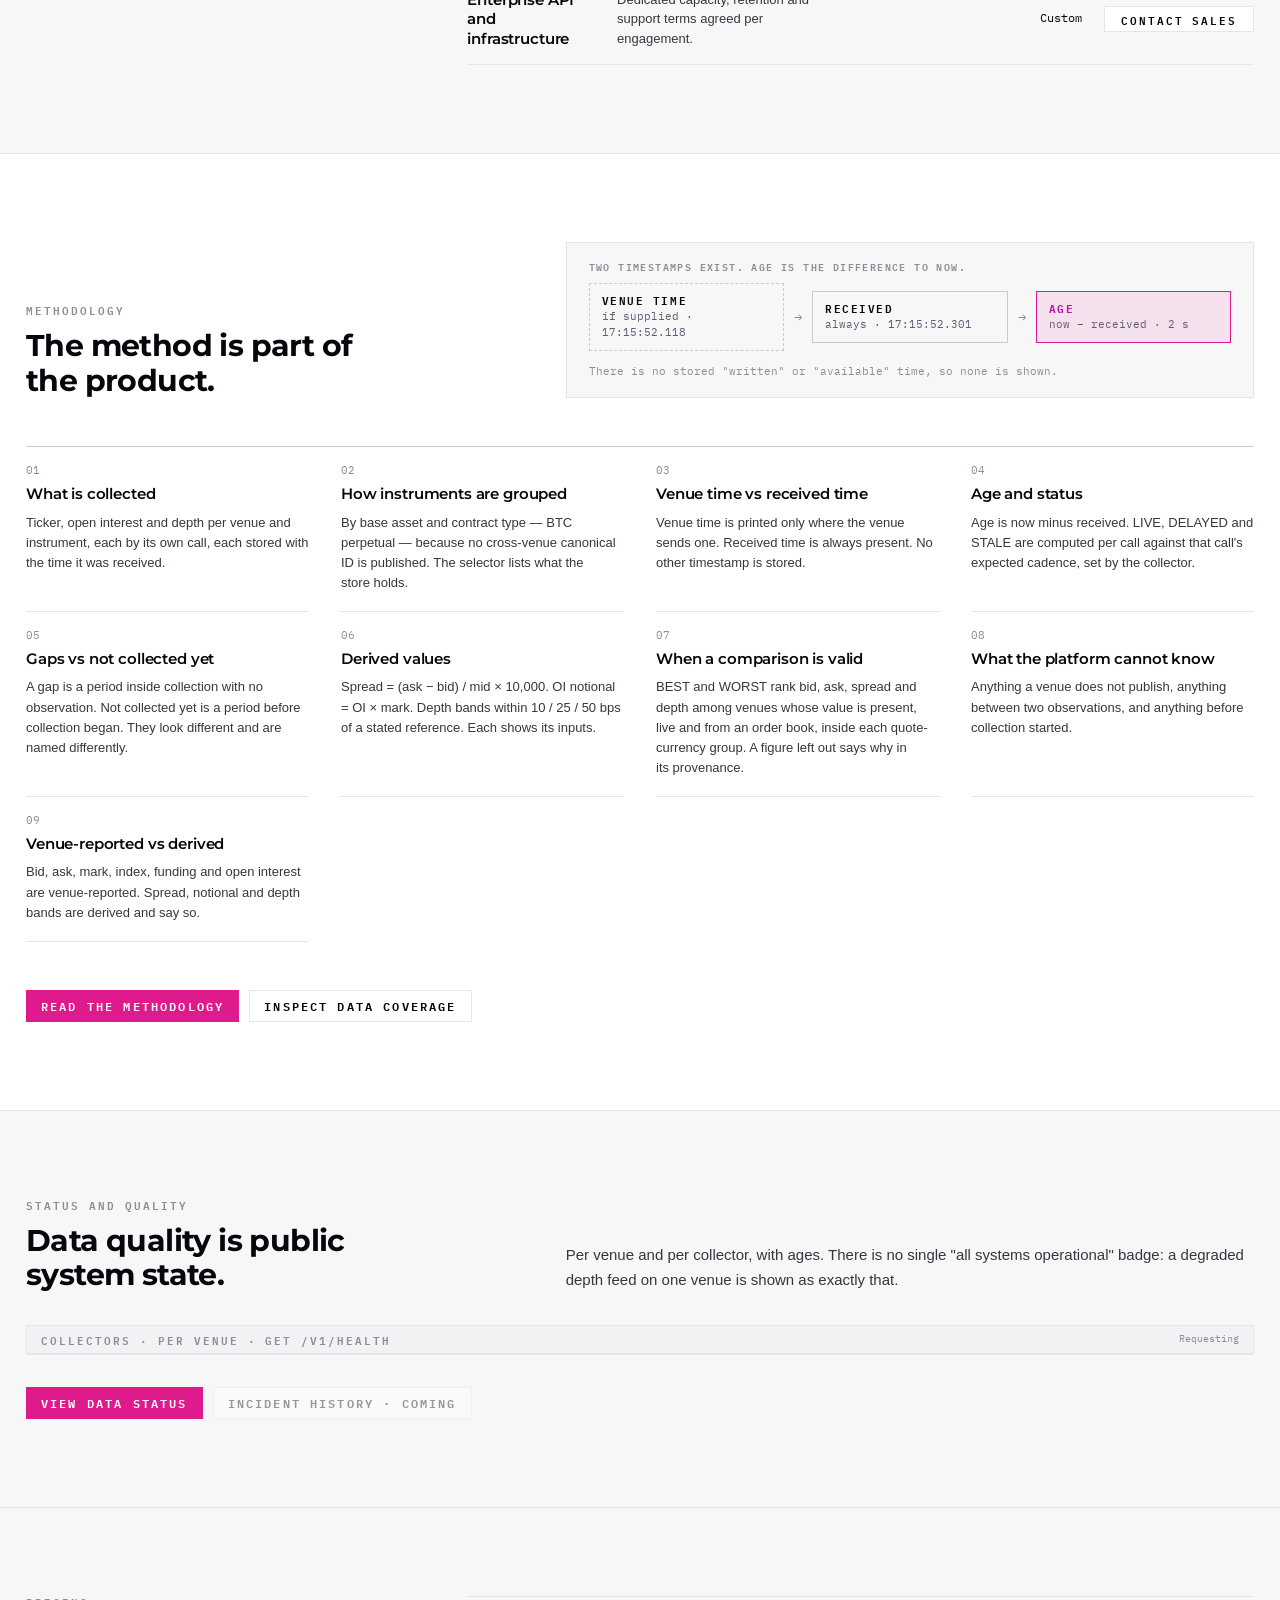
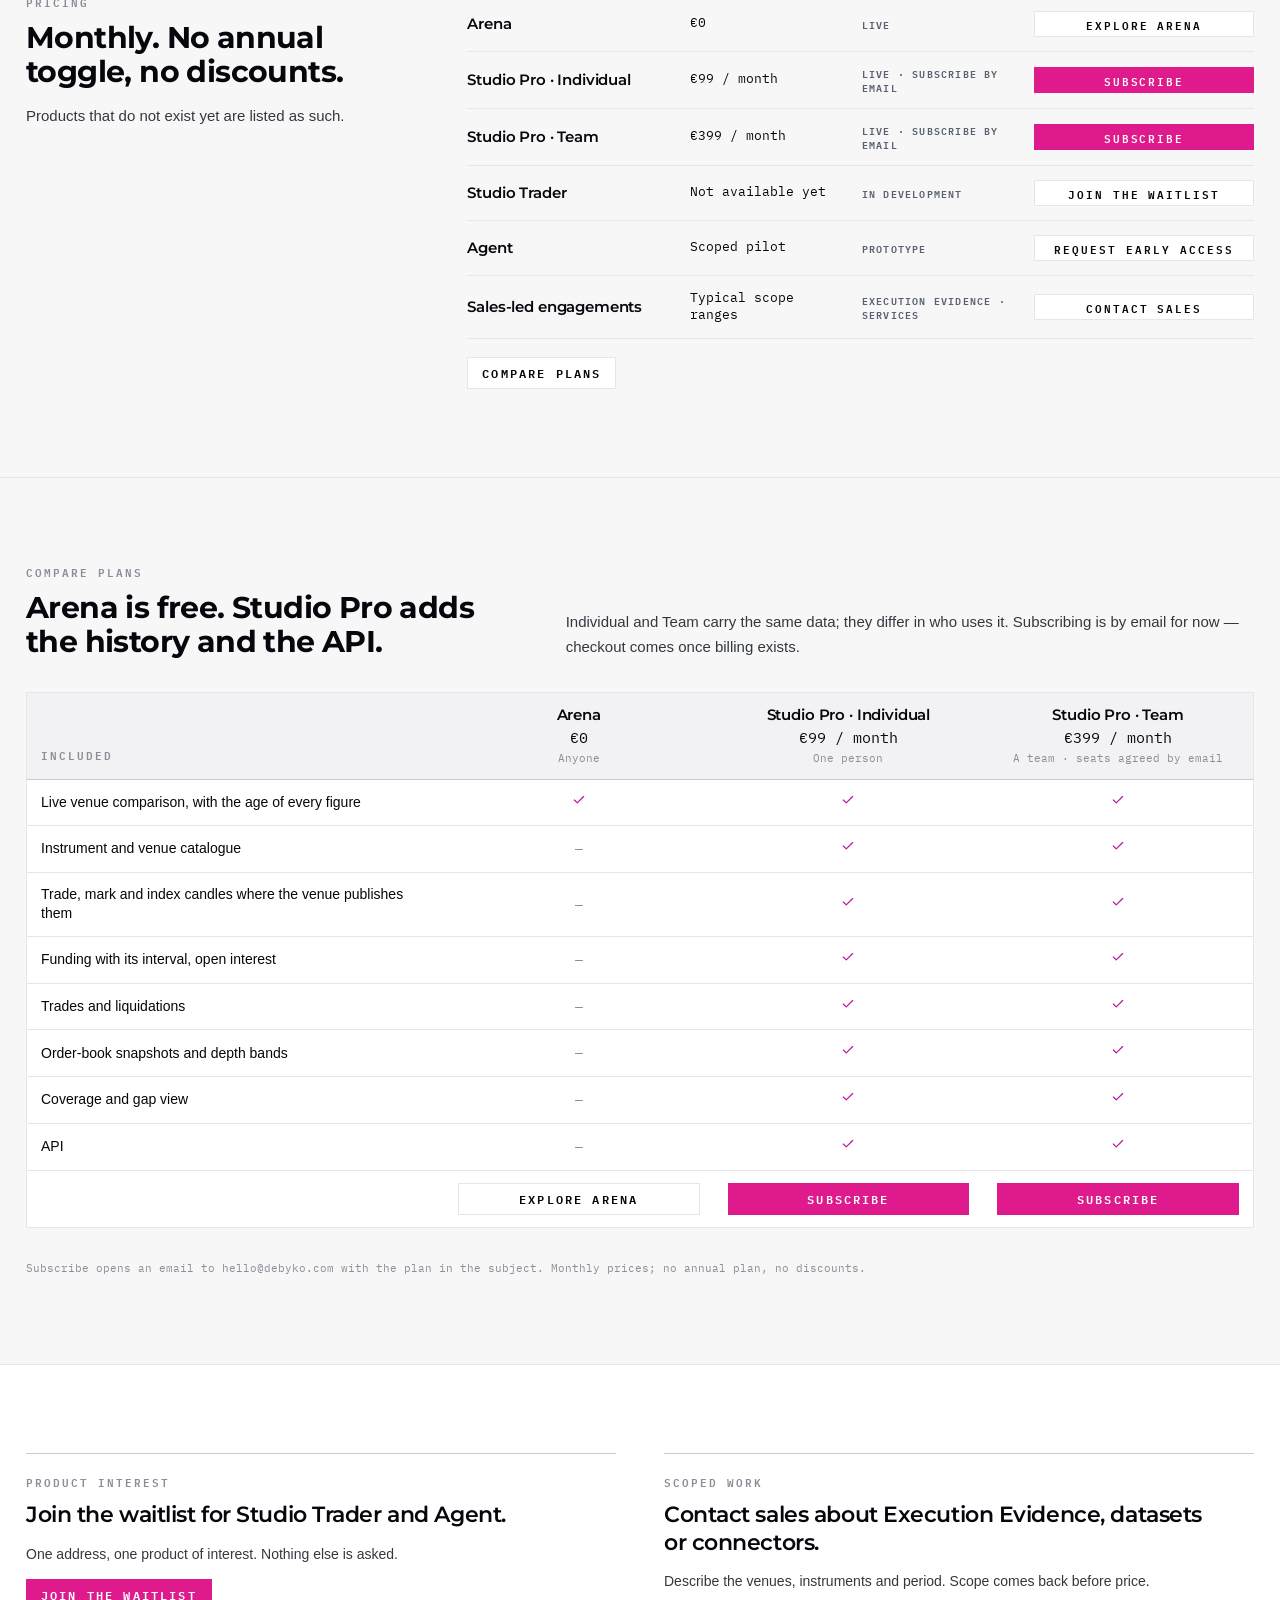
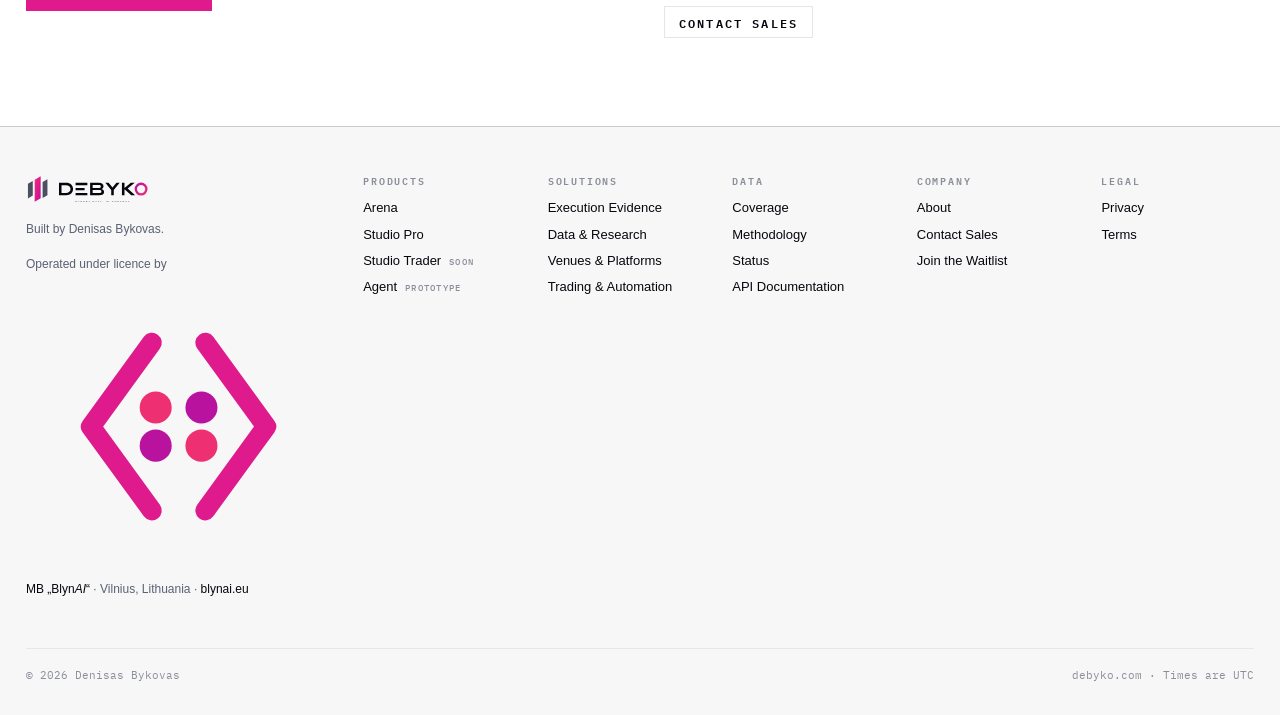
<file: index_20260921.html>
<!doctype html>
<html lang="en" data-api="production">
<head>
  <meta charset="utf-8">
  <meta name="viewport" content="width=device-width, initial-scale=1">
  <title>DEBYKO — Crypto market data, with the evidence attached</title>
  <meta name="description" content="Live and historical crypto derivatives data with its source, receive time, age and gaps kept visible — venue comparison, history, API and execution evidence.">
  <link rel="canonical" href="https://debyko.com/">
  <meta property="og:type" content="website">
  <meta property="og:url" content="https://debyko.com/">
  <meta property="og:title" content="DEBYKO — Crypto market data, with the evidence attached">
  <meta property="og:description" content="Compare venues live, investigate market history, connect through an API — without hiding the source, age or absence of the data.">
  <meta property="og:image" content="https://debyko.com/og/debyko-og-1200x630.png?v=2">
  <meta property="og:image:type" content="image/png">
  <meta property="og:image:width" content="1200">
  <meta property="og:image:height" content="630">
  <meta property="og:image:alt" content="DEBYKO — Crypto market data, with the evidence attached. Every value keeps its source, timestamp and age.">
  <meta name="twitter:card" content="summary_large_image">
  <meta name="twitter:title" content="DEBYKO — Crypto market data, with the evidence attached">
  <meta name="twitter:description" content="Every value keeps its source, its time and its age.">
  <meta name="twitter:image" content="https://debyko.com/og/debyko-og-1200x630.png?v=2">
  <link rel="icon" href="assets/logo-mark.svg" type="image/svg+xml">

  <link rel="preconnect" href="https://fonts.googleapis.com">
  <link rel="preconnect" href="https://fonts.gstatic.com" crossorigin>
  <link rel="stylesheet" href="https://fonts.googleapis.com/css2?family=Montserrat:wght@400;500;600;700&family=IBM+Plex+Mono:wght@400;500;600&display=swap">
  <link rel="stylesheet" href="css/tokens.css?v=56ed90d467">
  <link rel="stylesheet" href="css/site.css?v=1a5a0b1994">
  <!-- importmap:begin -->
  <script type="importmap">{"imports":{"/js/api.js":"/js/api.js?v=64e58cdeaa","/js/arena-chart.js":"/js/arena-chart.js?v=cb82a9a31e","/js/format.js":"/js/format.js?v=5560141319","/js/home.js":"/js/home.js?v=425efa7401","/js/live-market.js":"/js/live-market.js?v=8bc75a96d9","/js/live-v2.js":"/js/live-v2.js?v=96de5c6275","/js/nav.js":"/js/nav.js?v=43d80b9eea","/js/pages/arena.js":"/js/pages/arena.js?v=38b1213083","/js/pages/coverage.js":"/js/pages/coverage.js?v=ead319db4c","/js/pages/methodology.js":"/js/pages/methodology.js?v=f4b739825e","/js/pages/shared.js":"/js/pages/shared.js?v=767b56feb7","/js/pages/status.js":"/js/pages/status.js?v=afb1780d53","/js/vendor/lightweight-charts-5.2.1.js":"/js/vendor/lightweight-charts-5.2.1.js?v=92b1a4d749"}}</script>
  <!-- importmap:end -->
  <script type="module" src="js/home.js?v=425efa7401"></script>
</head>
<body>

<!-- Shared SVG patterns: hatching means "nothing stored here", never zero. -->
<svg width="0" height="0" style="position:absolute" aria-hidden="true">
  <defs>
    <pattern id="hatch-hours" width="6" height="6" patternUnits="userSpaceOnUse" patternTransform="rotate(45)"><rect width="1" height="6" fill="rgba(5,7,12,.16)"/></pattern>
    <pattern id="hatch-candles" width="6" height="6" patternUnits="userSpaceOnUse" patternTransform="rotate(45)"><rect width="1" height="6" fill="rgba(5,7,12,.16)"/></pattern>
  </defs>
</svg>

<header class="site-header">
  <div class="wrap site-header__bar">
    <a class="site-header__logo" href="#top" aria-label="DEBYKO home"><img src="assets/logo-horizontal.svg" alt="DEBYKO"></a>
    <nav class="nav" aria-label="Main">
      <div class="nav__item">
        <button class="nav__trigger" aria-expanded="false">Products</button>
        <div class="nav__menu" hidden>
          <a href="/arena/">Arena <span class="nav-tag">live</span></a>
          <a href="#studio-pro">Studio Pro <span class="nav-tag">live</span></a>
          <a href="#trader">Studio Trader <span class="nav-tag">in development</span></a>
          <a href="#agent">Agent <span class="nav-tag">prototype</span></a>
        </div>
      </div>
      <div class="nav__item">
        <button class="nav__trigger" aria-expanded="false">Solutions</button>
        <div class="nav__menu" hidden>
          <a href="#evidence">Execution Evidence</a>
          <a href="#services">Data &amp; Research</a>
          <a href="#services">Venues &amp; Platforms</a>
          <a href="#agent">Trading &amp; Automation</a>
        </div>
      </div>
      <div class="nav__item">
        <button class="nav__trigger" aria-expanded="false">Data</button>
        <div class="nav__menu" hidden>
          <a href="/data/coverage/">Coverage</a>
          <a href="/data/methodology/">Methodology</a>
          <a href="https://cryptosmithx.blynai.eu/scalar/v1">API Documentation</a>
          <a href="/data/status/">Data Status</a>
        </div>
      </div>
      <div class="nav__item"><a class="nav__trigger" href="#pricing" style="display:inline-flex;align-items:center;opacity:1">Pricing</a></div>
      <div class="nav__item"><a class="nav__trigger" href="/data/methodology/" style="display:inline-flex;align-items:center;opacity:1">Methodology</a></div>
      <div class="nav__item"><a class="nav__trigger" href="/data/status/" style="display:inline-flex;align-items:center;opacity:1">Status</a></div>
      <div class="nav__item">
        <button class="nav__trigger" aria-expanded="false">Company</button>
        <div class="nav__menu" hidden>
          <a href="#company">About</a>
          <a href="?open=sales" data-open="sales">Contact Sales</a>
          <a href="?open=wait" data-open="wait">Join the Waitlist</a>
        </div>
      </div>
    </nav>
    <div class="spacer"></div>
    <div class="site-header__actions hide-narrow">
      <button class="btn btn--ghost" data-open="sales"><span>Contact sales</span></button>
      <a class="btn btn--primary" href="/arena/"><span>Explore live data</span></a>
    </div>
    <button class="menu-btn" aria-expanded="false">Menu</button>
  </div>
  <div class="mobile-nav" hidden>
    <div class="mobile-nav__group"><div class="mobile-nav__title">Products</div><a href="/arena/">Arena</a><a href="#studio-pro" data-scroll="studio-pro">Studio Pro</a><a href="#trader" data-scroll="trader">Studio Trader</a><a href="#agent" data-scroll="agent">Agent</a></div>
    <div class="mobile-nav__group"><div class="mobile-nav__title">Solutions</div><a href="#evidence" data-scroll="evidence">Execution Evidence</a><a href="#services" data-scroll="services">Data &amp; Research</a></div>
    <div class="mobile-nav__group"><div class="mobile-nav__title">Data</div><a href="/data/coverage/">Coverage</a><a href="/data/methodology/">Methodology</a><a href="/data/status/">Data Status</a><a href="https://cryptosmithx.blynai.eu/scalar/v1">API Documentation</a></div>
    <div class="mobile-nav__group"><div class="mobile-nav__title">Company</div><a href="#pricing" data-scroll="pricing">Pricing</a><a href="?open=sales" data-open="sales">Contact Sales</a><a href="?open=wait" data-open="wait">Join the Waitlist</a></div>
    <div class="mobile-nav__actions">
      <a class="btn btn--primary" href="/arena/"><span>Explore live data</span></a>
      <button class="btn" data-open="sales"><span>Contact sales</span></button>
    </div>
  </div>
</header>

<main id="top">

<!-- 1 · Hero -->
<section class="section section--hero">
  <div class="wrap">
    <div class="split split--5-7 split--start">
      <div class="stack gap-22">
        <div class="eyebrow">Verifiable crypto market infrastructure</div>
        <h1 class="h1">Crypto markets, with the evidence attached.</h1>
        <p class="lead">Compare venues live, investigate market history, connect through an API, or run isolated execution agents — without hiding the source, age or absence of the underlying data.</p>
        <div class="row gap-10" style="margin-top:4px">
          <a class="btn btn--primary" href="/arena/"><span>Explore live data</span></a>
          <button class="btn" data-scroll="products"><span>Explore products</span></button>
          <button class="text-btn" data-open="sales">Contact sales</button>
        </div>
        <button class="link-btn" data-open="wait">Join the waitlist for Studio Trader and Agent</button>
      </div>
      <div id="live-slice" style="min-width:0;align-self:stretch"></div>
    </div>
  </div>
</section>

<!-- 2 · Live market proof -->
<section id="proof" class="section">
  <div class="wrap wrap--wide stack gap-32">
    <div class="split split--5-7 split--end">
      <div class="stack gap-14">
        <div class="label">Live market proof</div>
        <h2 class="h2">One instrument across the venues that quote it, with three clocks per row.</h2>
      </div>
      <p class="prose">Ticker, open interest and depth arrive by different calls at different rates. A price two seconds old can sit next to depth several minutes old, so the table shows an age for each group — never one age per row. Freshness is judged per call against that call's expected cadence.</p>
    </div>
    <div class="panel" id="live-full"></div>
    <div class="row gap-10">
      <a class="btn btn--primary" href="/arena/"><span>Open full Arena</span></a>
      <button class="btn" data-scroll="method"><span>View methodology</span></button>
    </div>
  </div>
</section>

<!-- 3 · Principles -->
<section class="section">
  <div class="wrap split split--5-7">
    <div class="stack gap-14">
      <div class="label">Principles</div>
      <h2 class="h2">Nothing is shown as more than it is.</h2>
      <p class="prose">Six rules the product is held to. The page above is held to the same rules.</p>
    </div>
    <ol class="numbered">
      <li><span class="numbered__n">01</span><span class="numbered__t">Every value keeps its source venue and instrument.</span></li>
      <li><span class="numbered__n">02</span><span class="numbered__t">Every value shows when it was received, and its age.</span></li>
      <li><span class="numbered__n">03</span><span class="numbered__t">Missing data stays missing. It is never turned into zero.</span></li>
      <li><span class="numbered__n">04</span><span class="numbered__t">Stale data is never presented as live.</span></li>
      <li><span class="numbered__n">05</span><span class="numbered__t">Derived values say what they were computed from.</span></li>
      <li><span class="numbered__n">06</span><span class="numbered__t">Coverage limits stay visible.</span></li>
    </ol>
  </div>
</section>

<!-- 4 · Arena -->
<section id="products" class="section">
  <div class="wrap split split--5-7 split--start">
    <div class="stack gap-18">
      <div class="row gap-10">
        <span class="label">01 / Live venue comparison</span>
        <span class="status-chip status-chip--sm status-chip--accent"><svg class="icon" width="10" height="10" viewBox="0 0 24 24" fill="none" stroke="currentColor" stroke-width="2" stroke-linecap="round" stroke-linejoin="round" aria-hidden="true"><circle cx="12" cy="12" r="1"/><circle cx="12" cy="12" r="10"/></svg><span>Live</span></span>
      </div>
      <div class="product-name">Arena</div>
      <h2 class="h2">One market. Every available venue. Side by side.</h2>
      <p class="prose">Compare the same instrument across the venues that quote it. Inspect price, spread, funding, open interest, depth and the age of every observation.</p>
      <ul class="ruled">
        <li>Multi-venue comparison</li>
        <li>Age per data group</li>
        <li>Missing values stay visible</li>
        <li>BEST / WORST only when comparable</li>
        <li>Source behind every number</li>
      </ul>
      <div class="price-line"><span class="label">Price</span><span class="price-line__value">Free</span></div>
      <div class="row gap-10">
        <a class="btn btn--primary" href="/arena/"><span>Explore Arena</span></a>
        <a class="btn" href="/data/coverage/"><span>See coverage</span></a>
      </div>
    </div>
    <div class="stack gap-14">
      <div id="live-arena" style="min-width:0"></div>
      <div class="notes-3">
        <div><span class="ar-chip ar-chip--best">Best</span> <span class="ar-chip ar-chip--worst">Worst</span> rank the live order-book figures shown here; USD, USDT and USDC are compared as one currency.</div>
        <div>Hatched cells: the venue publishes no such field. An oracle-vault market has no book, so no spread.</div>
        <div>Two ages per row here — price and depth arrive by separate calls.</div>
      </div>
    </div>
  </div>
</section>

<!-- 5 · Studio Pro -->
<section id="studio-pro" class="section">
  <div class="wrap stack gap-48">
    <div class="split split--7-5 split--start">
      <div class="stack gap-18">
        <div class="row gap-10">
          <span class="label">02 / Data and history</span>
          <span class="status-chip status-chip--sm status-chip--accent"><svg class="icon" width="10" height="10" viewBox="0 0 24 24" fill="none" stroke="currentColor" stroke-width="2" stroke-linecap="round" stroke-linejoin="round" aria-hidden="true"><circle cx="12" cy="12" r="1"/><circle cx="12" cy="12" r="10"/></svg><span>Live</span></span>
        </div>
        <div class="product-name">Studio Pro</div>
        <h2 class="h2">Market history with its gaps left in.</h2>
        <p class="prose">Explore instruments and venues, see exactly what was collected and when, inspect historical candles, funding, open interest, trades, liquidations and order-book depth, and reach the same data through an API.</p>
        <p class="statement">A missing observation is empty, not zero. The age and origin of every value stay visible.</p>
      </div>
      <div class="stack gap-18">
        <ul class="ruled ruled--grid ruled--min-200">
          <li>Instrument and venue catalogue</li>
          <li>Trade, mark and index candles where the venue publishes them</li>
          <li>Funding with its interval</li>
          <li>Open interest</li>
          <li>Trades and liquidations</li>
          <li>Order-book snapshots and depth bands</li>
          <li>Coverage and gap view</li>
          <li>API</li>
        </ul>
        <div class="price-grid">
          <span class="label">Individual</span><span class="price-line__value">€99 / month</span>
          <span class="label">Team</span><span class="price-line__value">€399 / month</span>
        </div>
        <div class="row gap-10">
          <a class="btn btn--primary" href="mailto:hello@debyko.com?subject=Subscribe%20%E2%80%94%20Studio%20Pro%20Individual"><span>Subscribe</span></a>
          <button class="btn" data-scroll="plans"><span>Compare plans</span></button>
          <a class="btn" href="https://cryptosmithx.blynai.eu/scalar/v1"><span>View API documentation</span></a>
        </div>
        <div class="meta">Subscribe opens an email to hello@debyko.com · checkout comes once billing exists</div>
      </div>
    </div>

    <div class="workstation">
      <div class="cell cell--left">
        <div class="panel__head"><span class="label label--accent">Catalogue · GET /v1/coverage</span><span class="meta-xs" id="catalogue-tag">Requesting</span></div>
        <div class="scroll-x">
          <table class="tbl min-460">
            <thead><tr><th>Venue</th><th>Datasets</th><th class="r">Instruments</th><th class="r">Listed since</th></tr></thead>
            <tbody id="catalogue-rows"></tbody>
          </table>
        </div>
        <div id="catalogue-state"></div>
        <div class="panel__note"><span id="catalogue-totals">Totals across every collecting venue come from the same response.</span><br>Outlined dataset: not collected for this venue · +n: further datasets · Instruments: collected / listed · Since: as published</div>
      </div>

      <div class="cell">
        <div class="panel__head"><span class="label">Coverage · GET /v1/coverage/hours</span><span class="meta-xs"><span id="hours-scope">Every collecting venue</span> · ticker snapshots · last 48 h · UTC · <span id="hours-tag">Requesting</span></span></div>
        <div class="cell__body gap-6" style="gap:5px">
          <div class="hours" id="hours-rows"></div>
          <div class="hours__row"><span></span><div class="hours__axis"><span>−48 h</span><span>−24 h</span><span>now</span></div></div>
          <div class="legend-row">
            <span><span class="swatch swatch--observed"></span>observed · shade = completeness</span>
            <span><span class="swatch swatch--not-observed"></span>not observed</span>
            <span><span class="swatch swatch--not-collected dk-hatch"></span>not collected yet</span>
            <span><span class="swatch swatch--mark"></span>recorded interruption · cause on hover</span>
          </div>
          <div class="meta-xs" style="margin-top:auto;padding-top:8px;line-height:1.5">Measured for ticker snapshots only — candles, trades, liquidations and order books are not measured here. A gap without a mark means an unknown cause, not continuity.</div>
        </div>
      </div>

      <div class="cell cell--left">
        <div class="panel__head"><span class="label">Trade candles · 1 h · UTC</span><span class="meta-xs">Structure</span></div>
        <div class="cell__body gap-8" style="gap:8px">
          <div class="candles">
            <svg viewBox="0 0 400 150" preserveAspectRatio="none" aria-label="Illustrative candle structure with a six-hour gap">
              <line class="grid" x1="0" x2="400" y1="37" y2="37"/>
              <line class="grid" x1="0" x2="400" y1="75" y2="75"/>
              <line class="grid" x1="0" x2="400" y1="112" y2="112"/>
              <rect x="166.7" y="0" width="66.7" height="150" fill="url(#hatch-candles)"/>
              <line x1="5.6" x2="5.6" y1="112.1" y2="135.0" class="wick"/><rect x="1.5" y="113.5" width="8.1" height="14.8" class="rise"/>
              <line x1="16.7" x2="16.7" y1="92.0" y2="113.8" class="wick"/><rect x="12.6" y="98.0" width="8.1" height="15.5" class="rise"/>
              <line x1="27.8" x2="27.8" y1="83.5" y2="102.1" class="wick"/><rect x="23.7" y="83.6" width="8.1" height="14.4" class="rise"/>
              <line x1="38.9" x2="38.9" y1="79.6" y2="95.3" class="wick"/><rect x="34.8" y="83.6" width="8.1" height="6.8" class="fall"/>
              <line x1="50.0" x2="50.0" y1="86.0" y2="100.1" class="wick"/><rect x="45.9" y="90.4" width="8.1" height="3.7" class="fall"/>
              <line x1="61.1" x2="61.1" y1="83.9" y2="96.9" class="wick"/><rect x="57.1" y="88.6" width="8.1" height="5.5" class="rise"/>
              <line x1="72.2" x2="72.2" y1="86.1" y2="95.6" class="wick"/><rect x="68.2" y="86.3" width="8.1" height="2.3" class="rise"/>
              <line x1="83.3" x2="83.3" y1="83.7" y2="91.7" class="wick"/><rect x="79.3" y="86.3" width="8.1" height="1.0" class="rise"/>
              <line x1="94.4" x2="94.4" y1="67.7" y2="87.7" class="wick"/><rect x="90.4" y="74.7" width="8.1" height="11.5" class="rise"/>
              <line x1="105.6" x2="105.6" y1="74.4" y2="94.4" class="wick"/><rect x="101.5" y="74.7" width="8.1" height="12.7" class="fall"/>
              <line x1="116.7" x2="116.7" y1="81.8" y2="87.8" class="wick"/><rect x="112.6" y="84.4" width="8.1" height="3.0" class="rise"/>
              <line x1="127.8" x2="127.8" y1="74.5" y2="86.3" class="wick"/><rect x="123.7" y="75.3" width="8.1" height="9.1" class="rise"/>
              <line x1="138.9" x2="138.9" y1="68.8" y2="94.7" class="wick"/><rect x="134.8" y="75.3" width="8.1" height="12.7" class="fall"/>
              <line x1="150.0" x2="150.0" y1="68.1" y2="89.4" class="wick"/><rect x="145.9" y="74.8" width="8.1" height="13.2" class="rise"/>
              <line x1="161.1" x2="161.1" y1="64.0" y2="81.2" class="wick"/><rect x="157.1" y="68.8" width="8.1" height="6.0" class="rise"/>
              <line x1="238.9" x2="238.9" y1="54.5" y2="77.1" class="wick"/><rect x="234.8" y="58.7" width="8.1" height="10.1" class="rise"/>
              <line x1="250.0" x2="250.0" y1="51.4" y2="61.0" class="wick"/><rect x="245.9" y="51.6" width="8.1" height="7.1" class="rise"/>
              <line x1="261.1" x2="261.1" y1="37.0" y2="51.9" class="wick"/><rect x="257.1" y="41.5" width="8.1" height="10.1" class="rise"/>
              <line x1="272.2" x2="272.2" y1="36.7" y2="47.1" class="wick"/><rect x="268.2" y="40.6" width="8.1" height="1.0" class="rise"/>
              <line x1="283.3" x2="283.3" y1="38.7" y2="53.2" class="wick"/><rect x="279.3" y="40.6" width="8.1" height="7.5" class="fall"/>
              <line x1="294.4" x2="294.4" y1="46.2" y2="52.4" class="wick"/><rect x="290.4" y="48.1" width="8.1" height="2.1" class="fall"/>
              <line x1="305.6" x2="305.6" y1="42.6" y2="51.8" class="wick"/><rect x="301.5" y="50.2" width="8.1" height="1.1" class="fall"/>
              <line x1="316.7" x2="316.7" y1="37.2" y2="54.8" class="wick"/><rect x="312.6" y="42.7" width="8.1" height="8.6" class="rise"/>
              <line x1="327.8" x2="327.8" y1="26.6" y2="48.9" class="wick"/><rect x="323.7" y="34.1" width="8.1" height="8.6" class="rise"/>
              <line x1="338.9" x2="338.9" y1="21.6" y2="37.9" class="wick"/><rect x="334.8" y="22.2" width="8.1" height="11.9" class="rise"/>
              <line x1="350.0" x2="350.0" y1="17.0" y2="30.2" class="wick"/><rect x="345.9" y="21.7" width="8.1" height="1.0" class="rise"/>
              <line x1="361.1" x2="361.1" y1="15.0" y2="40.3" class="wick"/><rect x="357.1" y="21.7" width="8.1" height="12.8" class="fall"/>
              <line x1="372.2" x2="372.2" y1="32.7" y2="49.8" class="wick"/><rect x="368.2" y="34.4" width="8.1" height="14.8" class="fall"/>
              <line x1="383.3" x2="383.3" y1="40.2" y2="53.3" class="wick"/><rect x="379.3" y="41.8" width="8.1" height="7.4" class="rise"/>
              <line x1="394.4" x2="394.4" y1="36.0" y2="45.0" class="wick"/><rect x="390.4" y="37.5" width="8.1" height="4.4" class="rise"/>
            </svg>
            <div class="chart-flag" style="left:42.7%">Gap · 6 h · not a zero</div>
          </div>
          <div class="hours__axis"><span>00:00</span><span>12:00</span><span>00:00</span><span>12:00</span></div>
          <div class="meta" style="margin-top:auto;color:var(--dk-text-muted)">Hollow: close above open · filled: close below · hatched: no candles stored for this interval</div>
        </div>
      </div>

      <div class="cell">
        <div class="panel__head"><span class="label">API</span><span class="meta-xs">Field names per /scalar/v1 · <span id="snippet-tag">waiting for the live response</span></span></div>
        <pre class="snippet" id="api-snippet">GET /v1/snapshot?exchange=okx-perp
    &amp;symbols=BTC-USDT-SWAP&amp;include=quote,depth,instrument</pre>
        <div class="panel__note">Three clocks in one row: receivedAt, openInterestAt, depthAt. null means the venue does not provide the field — never 0.</div>
      </div>
    </div>
  </div>
</section>

<!-- 6 · Studio Trader -->
<section id="trader" class="section">
  <div class="wrap split split--6-6 split--center">
    <div class="dark-panel" data-theme="dark">
      <div class="dark-panel__head"><span class="dark-tag">Concept · in development · not a working product</span><span class="dark-meta">Studio Trader</span></div>
      <div class="trader">
        <div class="row dark-label" style="justify-content:space-between;gap:10px"><span>BTC perpetual · venue not selected</span><span>Account · not connected</span></div>
        <div class="stack gap-6">
          <span class="dark-label">Mark</span>
          <span class="trader__big">— <small>USD</small></span>
          <span class="dark-note" style="line-height:1">Age — · no venue selected, so nothing is shown</span>
        </div>
        <div class="trader__pair">
          <div class="trader__quote"><span class="dark-label">Bid</span><span class="value">—</span></div>
          <div class="trader__quote"><span class="dark-label">Ask</span><span class="value">—</span></div>
        </div>
        <label class="field">
          <span class="field__label">Size</span>
          <span class="field__box field__box--lg field__box--disabled"><input class="is-mono" placeholder="0.000" disabled><span class="field__unit">BTC</span></span>
        </label>
        <div class="trader__pair">
          <button class="btn btn--lg btn--full" disabled><span>Buy</span></button>
          <button class="btn btn--lg btn--full" disabled><span>Sell</span></button>
        </div>
        <div class="dark-note">Controls are inactive in this concept. Buy and sell are two separate deliberate actions; there is no one-click order.</div>
      </div>
    </div>
    <div class="stack gap-18">
      <div class="row gap-10">
        <span class="label">03 / Manual execution</span>
        <span class="status-chip status-chip--sm"><svg class="icon" width="10" height="10" viewBox="0 0 24 24" fill="none" stroke="currentColor" stroke-width="2" stroke-linecap="round" stroke-linejoin="round" aria-hidden="true"><path d="M12.83 2.18a2 2 0 0 0-1.66 0L2.6 6.08a1 1 0 0 0 0 1.83l8.58 3.91a2 2 0 0 0 1.66 0l8.58-3.9a1 1 0 0 0 0-1.83z"/><path d="M2 12a1 1 0 0 0 .58.91l8.6 3.91a2 2 0 0 0 1.65 0l8.58-3.9A1 1 0 0 0 22 12"/><path d="M2 17a1 1 0 0 0 .58.91l8.6 3.91a2 2 0 0 0 1.65 0l8.58-3.9A1 1 0 0 0 22 17"/></svg><span>In development</span></span>
      </div>
      <div class="product-name">Studio Trader</div>
      <h2 class="h2">Trade the market without losing sight of the source.</h2>
      <p class="prose">A simpler interface for people who need to act rather than study: clear market state, deliberate buy and sell controls, and a connection to an exchange account the user controls.</p>
      <ul class="ruled ruled--grid ruled--min-180">
        <li>Large readable values</li>
        <li>Few elements per screen</li>
        <li>No flashing prices</li>
        <li>No urgency pressure</li>
      </ul>
      <div class="price-line"><span class="label">Price</span><span class="price-line__value muted">Not available yet</span></div>
      <div class="row gap-10">
        <button class="btn btn--primary" data-open="wait"><span>Join the waitlist</span></button>
        <button class="btn"><span>Explore Trader</span></button>
      </div>
    </div>
  </div>
</section>

<!-- 7 · Agent -->
<section id="agent" class="section">
  <div class="wrap stack gap-48">
    <div class="split split--7-5 split--end">
      <div class="stack gap-18">
        <div class="row gap-10">
          <span class="label">04 / Automated execution</span>
          <span class="status-chip status-chip--sm"><svg class="icon" width="10" height="10" viewBox="0 0 24 24" fill="none" stroke="currentColor" stroke-width="2" stroke-linecap="round" stroke-linejoin="round" aria-hidden="true"><path d="M12 19h8"/><path d="m4 17 6-6-6-6"/></svg><span>Prototype</span></span>
        </div>
        <div class="product-name">Agent</div>
        <h2 class="h2">Automated execution under the operator's control.</h2>
        <p class="prose">One isolated bot for one exchange account. Every decision is written to a journal the operator can open and review.</p>
      </div>
      <div class="stack gap-18">
        <ul class="ruled ruled--grid ruled--min-160">
          <li>One account per agent</li>
          <li>Operational state</li>
          <li>Decision journal</li>
          <li>Strategy and risk parameters</li>
          <li>Pause by setting position size to zero</li>
        </ul>
        <div class="price-line"><span class="label">Price</span><span class="price-line__value">Scoped pilot</span></div>
        <div class="row gap-10">
          <button class="btn btn--primary" data-open="sales"><span>Request early access</span></button>
          <button class="btn"><span>Explore Agent</span></button>
        </div>
      </div>
    </div>

    <div class="agent-console" data-theme="dark">
      <div class="agent-console__side">
        <div class="dark-panel__head" style="flex-wrap:nowrap"><span class="dark-label">Process</span><span class="dark-tag dark-tag--sm">Prototype · sample</span></div>
        <div class="kv">
          <span class="kv__k">Agent</span><span>agent_01</span>
          <span class="kv__k">Account</span><span>one exchange account · 1 : 1</span>
          <span class="kv__k">State</span><span><span class="status-chip status-chip--sm status-chip--accent"><svg class="icon" width="10" height="10" viewBox="0 0 24 24" fill="none" stroke="currentColor" stroke-width="2" stroke-linecap="round" stroke-linejoin="round" aria-hidden="true"><path d="M22 12h-2.48a2 2 0 0 0-1.93 1.46l-2.35 8.36a.25.25 0 0 1-.48 0L9.24 2.18a.25.25 0 0 0-.48 0l-2.35 8.36A2 2 0 0 1 4.49 12H2"/></svg><span>Running</span></span></span>
          <span class="kv__k">Last decision</span><span>17:15:44.011 UTC · 8 s</span>
          <span class="kv__k">Journal</span><span>1,204 entries · replayable</span>
        </div>
        <div class="stack gap-10" style="padding:14px">
          <span class="dark-label dark-label--sm">Parameters</span>
          <div class="params">
            <span class="params__k">Instrument</span><span>BTC perpetual</span>
            <span class="params__k">Position size</span><span>0.050 BTC</span>
            <span class="params__k">Max order size</span><span>0.010 BTC</span>
            <span class="params__k">Max ticker age</span><span>5 s</span>
            <span class="params__k">Max depth age</span><span>10 m</span>
          </div>
          <div class="dark-note" style="border-top:1px solid #1E2430;padding-top:10px">Position size 0.000 BTC pauses the agent. There is no separate pause switch.</div>
        </div>
      </div>
      <div class="stack">
        <div class="dark-panel__head" style="flex-wrap:nowrap"><span class="dark-label">Decision journal · UTC</span><span class="dark-meta" style="color:#6D7583">newest last</span></div>
        <div class="journal">
          <div class="journal__line"><span class="journal__t">17:15:38.002 UTC</span><span class="journal__id">d_8f21c1</span><span class="journal__k">OBSERVE</span><span class="journal__m">mark 77,352.31 USD · age 2 s · depth age 3 m 12 s</span></div>
          <div class="journal__line"><span class="journal__t">17:15:38.004 UTC</span><span class="journal__id">d_8f21c1</span><span class="journal__k journal__k--decide">DECIDE</span><span class="journal__m">hold · spread 0.12 bps within limit · no order</span></div>
          <div class="journal__line"><span class="journal__t">17:15:41.207 UTC</span><span class="journal__id">d_8f21c2</span><span class="journal__k">OBSERVE</span><span class="journal__m">mark 77,352.02 USD · age 2 s · depth age 9 m 4 s</span></div>
          <div class="journal__line"><span class="journal__t">17:15:41.209 UTC</span><span class="journal__id">d_8f21c2</span><span class="journal__k journal__k--decide">DECIDE</span><span class="journal__m">hold · depth age above 5 m, size capped at 0.000 BTC</span></div>
          <div class="journal__line journal__line--warn"><span class="journal__t">17:15:44.011 UTC</span><span class="journal__id">d_8f21c3</span><span class="journal__k journal__k--warn">WARN</span><span class="journal__m">depth feed age 27 m 10 s exceeds max depth age 10 m · decision deferred</span></div>
          <div class="journal__line"><span class="journal__t">17:15:44.013 UTC</span><span class="journal__id">d_8f21c3</span><span class="journal__k">STATE</span><span class="journal__m">running · awaiting fresher depth · position unchanged</span></div>
          <div class="journal__line"><span class="journal__t">17:15:47.300 UTC</span><span class="journal__id">d_8f21c4</span><span class="journal__k">OBSERVE</span><span class="journal__m">mark 77,351.88 USD · age 3 s · depth age 2 m 48 s</span></div>
          <div class="journal__line"><span class="journal__t">17:15:47.302 UTC</span><span class="journal__id">d_8f21c4</span><span class="journal__k journal__k--decide">DECIDE</span><span class="journal__m">hold · inputs fresh · size 0.050 BTC unchanged · no order</span></div>
        </div>
        <div class="dark-note" style="margin-top:auto;padding:8px 14px;border-top:1px solid #1E2430;font-size:10px">Every line carries a decision ID and the ages of the inputs it used. The journal records decisions, not results.</div>
      </div>
    </div>
  </div>
</section>

<!-- 8 · Execution evidence -->
<section id="evidence" class="section section--panel">
  <div class="wrap stack gap-48">
    <div class="split split--6-6 split--end">
      <div class="stack gap-18">
        <div class="eyebrow">For CASPs, brokers and execution teams</div>
        <h2 class="h2">Reconstruct what other venues showed when an order was executed.</h2>
      </div>
      <p class="prose">For a given execution time and instrument, Debyko assembles what it had observed on alternative venues: bid and ask, spread, depth bands, and the age of each observation at that moment — with coverage limits stated in the report.</p>
    </div>

    <div class="panel panel--strong">
      <div class="panel__head" style="background:transparent;border-bottom-color:var(--dk-border-strong);padding:10px 14px">
        <span class="tag-box">Sample layout — not a client report</span>
        <span class="meta-xs" style="font-size:11px">Report reference · EE-[assigned at issue]</span>
      </div>
      <div class="facts">
        <div class="fact"><span class="fact__k">Execution time</span><span class="fact__v">2026-09-14 14:02:11.480 UTC</span></div>
        <div class="fact"><span class="fact__k">Executed venue · instrument</span><span class="fact__v">[venue] · [venue symbol]</span></div>
        <div class="fact"><span class="fact__k">Executed side · size · price</span><span class="fact__v">[from client order record]</span></div>
        <div class="fact"><span class="fact__k">Alternative venues in report</span><span class="fact__v">those collected at that time</span></div>
      </div>
      <div class="scroll-x">
        <table class="tbl tbl--roomy min-900">
          <thead><tr>
            <th>Alternative venue</th><th>Instrument</th><th class="r">Observed bid</th><th class="r">Observed ask</th><th class="r">Spread</th>
            <th class="r">Depth ±25 bps · bid / ask</th><th class="r th-accent">Age at execution · T / D</th><th>Coverage</th>
          </tr></thead>
          <tbody>
            <tr><td class="td-venue">BINANCE-F</td><td class="td-sym">BTCUSDT</td><td class="td-num">77,354.1</td><td class="td-num">77,355.0</td><td class="td-num">0.12 bps</td><td class="td-num">412.816 / 398.104 BTC</td><td class="td-mono r age-col">1 s <span class="faint">/</span> <span class="ar-chip ar-chip--live"><span class="ar-chip__val">2 m 40 s</span></span></td><td class="meta muted" style="white-space:nowrap">collected · no gap</td></tr>
            <tr><td class="td-venue">OKX</td><td class="td-sym">BTC-USDT-SWAP</td><td class="td-num">77,353.9</td><td class="td-num">77,355.3</td><td class="td-num">0.18 bps</td><td class="td-num">190.220 / 184.650 BTC</td><td class="td-mono r age-col">2 s <span class="faint">/</span> <span class="ar-chip ar-chip--delayed"><span class="ar-chip__val">11 m 04 s</span></span></td><td class="meta muted" style="white-space:nowrap">collected · depth delayed</td></tr>
            <tr><td class="td-venue">BYBIT-PERP</td><td class="td-sym">BTCUSDT</td><td class="td-num">77,353.8</td><td class="td-num">77,355.1</td><td class="td-num">0.17 bps</td><td class="td-num">96.412 / 101.337 BTC</td><td class="td-mono r age-col">3 s <span class="faint">/</span> <span class="ar-chip ar-chip--live"><span class="ar-chip__val">1 m 12 s</span></span></td><td class="meta muted" style="white-space:nowrap">collected · no gap</td></tr>
            <tr><td class="td-venue">GMX-V2</td><td class="td-sym">BTC/USD [WBTC]</td><td class="td-num dk-hatch">—</td><td class="td-num dk-hatch">—</td><td class="td-num dk-hatch">—</td><td class="td-num dk-hatch">—</td><td class="td-mono r age-col">5 s <span class="faint">/</span> <span class="ar-chip ar-chip--unsupported"><span class="ar-chip__val">—</span></span></td><td class="meta muted" style="white-space:nowrap">oracle/vault · no book</td></tr>
          </tbody>
        </table>
      </div>
      <div class="panel__note" style="padding:6px 14px">Table scrolls sideways · the age-at-execution column is the one that matters</div>
      <div class="method-notes">
        <div><b>Method notes</b><br>Observations are the last received before the execution time on each venue; their age at that moment is printed, not hidden. Depth may be minutes old.</div>
        <div><b>Coverage and gaps</b><br>Venues not collected at the time are listed as not covered. Gaps in collection are stated per venue and per call.</div>
        <div><b>Derived values</b><br>Spread = (ask − bid) / mid × 10,000 bps. Depth bands measured against the stated reference price.</div>
      </div>
    </div>

    <div class="offer-list">
      <div class="offer offer--head"><span>Offer</span><span class="hide-narrow">Scope</span><span style="text-align:right">Typical scope</span><span></span></div>
      <div class="offer"><span class="offer__name">Execution Evidence Pilot</span><span class="offer__desc hide-narrow">A bounded set of executions reconstructed against the venues collected at the time, to test the method on real orders.</span><span class="offer__price">€500 – €2,000</span><button class="btn btn--sm btn--full" data-open="sales"><span>Contact sales</span></button></div>
      <div class="offer"><span class="offer__name">One-off Execution Audit</span><span class="offer__desc hide-narrow">A defined period and instrument set, delivered as a report with coverage limits stated per venue.</span><span class="offer__price">€1,000 – €5,000</span><button class="btn btn--sm btn--full" data-open="sales"><span>Contact sales</span></button></div>
      <div class="offer"><span class="offer__name">Continuous Execution Monitoring</span><span class="offer__desc hide-narrow">Recurring reconstruction for an execution desk, with the same coverage statements every period.</span><span class="offer__price">€500 – €3,000 / month</span><button class="btn btn--sm btn--full" data-open="sales"><span>Contact sales</span></button></div>
      <div class="offer"><span class="offer__name">Venue Comparison Report</span><span class="offer__desc hide-narrow">Spread, depth and funding across venues for one instrument over one period, with ages and gaps shown.</span><span class="offer__price">€1,000 – €5,000</span><button class="btn btn--sm btn--full" data-open="sales"><span>Contact sales</span></button></div>
      <p class="prose" style="font-size:12px;line-height:1.6;color:var(--dk-text-muted);margin-top:14px">Scope and final price depend on venues, instruments, history, order volume and reporting requirements. Reconstruction covers only periods and venues Debyko was collecting at the time.</p>
    </div>
  </div>
</section>

<!-- 9 · Services -->
<section id="services" class="section">
  <div class="wrap split split--4-8 split--start">
    <div class="stack gap-14">
      <div class="label">Data and engineering services</div>
      <h2 class="h2">Need a dataset, connector or analysis that does not fit a standard plan?</h2>
      <p class="prose">Scoped engagements, priced by scope. Ranges are typical, not quotes.</p>
    </div>
    <div class="offer-list">
      <div class="offer offer--top"><span class="offer__name">Custom historical dataset or export</span><span class="offer__desc hide-narrow">A defined slice of stored observations, with collection start and gaps documented.</span><span class="offer__price offer__price--sm">€500 – €5,000</span><button class="btn btn--sm btn--full" data-open="sales"><span>Contact sales</span></button></div>
      <div class="offer offer--top"><span class="offer__name">Market microstructure research</span><span class="offer__desc hide-narrow">Analysis of spread, depth, funding or liquidation behaviour over collected history.</span><span class="offer__price offer__price--sm">€1,000 – €5,000</span><button class="btn btn--sm btn--full" data-open="sales"><span>Contact sales</span></button></div>
      <div class="offer offer--top"><span class="offer__name">Exchange or protocol connector</span><span class="offer__desc hide-narrow">A collector for a venue not yet covered, with its cadence and fields stated.</span><span class="offer__price offer__price--sm">€1,500 – €10,000<br><span class="muted">+ €200 – €1,000 / month maintenance</span></span><button class="btn btn--sm btn--full" data-open="sales"><span>Contact sales</span></button></div>
      <div class="offer offer--top"><span class="offer__name">White-label Arena widget or API</span><span class="offer__desc hide-narrow">The comparison table or its API under another name, with provenance intact.</span><span class="offer__price offer__price--sm">€2,000 – €10,000<br><span class="muted">+ €300 – €2,000 / month</span></span><button class="btn btn--sm btn--full" data-open="sales"><span>Contact sales</span></button></div>
      <div class="offer offer--top"><span class="offer__name">Enterprise API and infrastructure</span><span class="offer__desc hide-narrow">Dedicated capacity, retention and support terms agreed per engagement.</span><span class="offer__price offer__price--sm">Custom</span><button class="btn btn--sm btn--full" data-open="sales"><span>Contact sales</span></button></div>
      <div class="rule-end"></div>
    </div>
  </div>
</section>

<!-- 10 · Methodology -->
<section id="method" class="section section--panel">
  <div class="wrap stack gap-48">
    <div class="split split--5-7 split--end">
      <div class="stack gap-14">
        <div class="label">Methodology</div>
        <h2 class="h2">The method is part of the product.</h2>
      </div>
      <div class="clock-card">
        <span class="fact__k">Two timestamps exist. Age is the difference to now.</span>
        <div class="clocks">
          <div class="clock clock--dashed"><span class="clock__k">Venue time</span><span class="clock__v">if supplied · 17:15:52.118</span></div>
          <span class="clocks__arrow">→</span>
          <div class="clock"><span class="clock__k">Received</span><span class="clock__v">always · 17:15:52.301</span></div>
          <span class="clocks__arrow">→</span>
          <div class="clock clock--age"><span class="clock__k accent">Age</span><span class="clock__v">now − received · 2 s</span></div>
        </div>
        <span class="meta">There is no stored "written" or "available" time, so none is shown.</span>
      </div>
    </div>
    <div class="method-grid">
      <div><span class="method-grid__n">01</span><span class="method-grid__t">What is collected</span><span class="method-grid__b">Ticker, open interest and depth per venue and instrument, each by its own call, each stored with the time it was received.</span></div>
      <div><span class="method-grid__n">02</span><span class="method-grid__t">How instruments are grouped</span><span class="method-grid__b">By base asset and contract type — BTC perpetual — because no cross-venue canonical ID is published. The selector lists what the store holds.</span></div>
      <div><span class="method-grid__n">03</span><span class="method-grid__t">Venue time vs received time</span><span class="method-grid__b">Venue time is printed only where the venue sends one. Received time is always present. No other timestamp is stored.</span></div>
      <div><span class="method-grid__n">04</span><span class="method-grid__t">Age and status</span><span class="method-grid__b">Age is now minus received. LIVE, DELAYED and STALE are computed per call against that call's expected cadence, set by the collector.</span></div>
      <div><span class="method-grid__n">05</span><span class="method-grid__t">Gaps vs not collected yet</span><span class="method-grid__b">A gap is a period inside collection with no observation. Not collected yet is a period before collection began. They look different and are named differently.</span></div>
      <div><span class="method-grid__n">06</span><span class="method-grid__t">Derived values</span><span class="method-grid__b">Spread = (ask − bid) / mid × 10,000. OI notional = OI × mark. Depth bands within 10 / 25 / 50 bps of a stated reference. Each shows its inputs.</span></div>
      <div><span class="method-grid__n">07</span><span class="method-grid__t">When a comparison is valid</span><span class="method-grid__b">BEST and WORST rank bid, ask, spread and depth among venues whose value is present, live and from an order book, inside each quote-currency group. A figure left out says why in its provenance.</span></div>
      <div><span class="method-grid__n">08</span><span class="method-grid__t">What the platform cannot know</span><span class="method-grid__b">Anything a venue does not publish, anything between two observations, and anything before collection started.</span></div>
      <div><span class="method-grid__n">09</span><span class="method-grid__t">Venue-reported vs derived</span><span class="method-grid__b">Bid, ask, mark, index, funding and open interest are venue-reported. Spread, notional and depth bands are derived and say so.</span></div>
    </div>
    <div class="row gap-10">
      <a class="btn btn--primary" href="/data/methodology/"><span>Read the methodology</span></a>
      <a class="btn" href="/data/coverage/"><span>Inspect data coverage</span></a>
    </div>
  </div>
</section>

<!-- 11 · Status -->
<section id="status" class="section">
  <div class="wrap stack gap-32">
    <div class="split split--5-7 split--end">
      <div class="stack gap-14">
        <div class="label">Status and quality</div>
        <h2 class="h2">Data quality is public system state.</h2>
      </div>
      <p class="prose">Per venue and per collector, with ages. There is no single "all systems operational" badge: a degraded depth feed on one venue is shown as exactly that.</p>
    </div>
    <div class="panel">
      <div class="panel__head">
        <div class="row gap-14">
          <span class="label">Collectors · per venue · GET /v1/health</span>
          <span class="row gap-8 meta-xs muted" id="status-overall" hidden>Overall, as the API states it:<span id="status-overall-word" class="fresh"></span></span>
        </div>
        <span class="meta-xs" id="status-tag">Requesting</span>
      </div>
      <div class="scroll-x" id="status-table" hidden>
        <table class="tbl tbl--roomy min-900">
          <thead><tr><th>Venue</th><th>Collector state</th><th class="r">Last success · age</th><th class="r">Consecutive failures</th><th class="r">Last error · age</th><th class="r">Instruments stale</th><th class="r">Latest observation</th></tr></thead>
          <tbody id="status-rows"></tbody>
        </table>
      </div>
      <div id="status-state"></div>
    </div>
    <div class="row gap-10">
      <a class="btn btn--primary" href="/data/status/"><span>View data status</span></a>
      <button class="btn" disabled><span>Incident history · coming</span></button>
    </div>
  </div>
</section>

<!-- 12 · Pricing -->
<section id="pricing" class="section">
  <div class="wrap split split--4-8 split--start">
    <div class="stack gap-14">
      <div class="label">Pricing</div>
      <h2 class="h2">Monthly. No annual toggle, no discounts.</h2>
      <p class="prose">Products that do not exist yet are listed as such.</p>
    </div>
    <div class="stack">
      <div class="pricing-row"><span class="offer__name">Arena</span><span class="offer__price" style="text-align:left">€0</span><span class="pricing-row__status hide-narrow">Live</span><button class="btn btn--sm btn--full" data-scroll="products"><span>Explore Arena</span></button></div>
      <div class="pricing-row"><span class="offer__name">Studio Pro · Individual</span><span class="offer__price" style="text-align:left">€99 / month</span><span class="pricing-row__status hide-narrow">Live · subscribe by email</span><a class="btn btn--primary btn--sm btn--full" href="mailto:hello@debyko.com?subject=Subscribe%20%E2%80%94%20Studio%20Pro%20Individual"><span>Subscribe</span></a></div>
      <div class="pricing-row"><span class="offer__name">Studio Pro · Team</span><span class="offer__price" style="text-align:left">€399 / month</span><span class="pricing-row__status hide-narrow">Live · subscribe by email</span><a class="btn btn--primary btn--sm btn--full" href="mailto:hello@debyko.com?subject=Subscribe%20%E2%80%94%20Studio%20Pro%20Team"><span>Subscribe</span></a></div>
      <div class="pricing-row"><span class="offer__name">Studio Trader</span><span class="offer__price" style="text-align:left">Not available yet</span><span class="pricing-row__status hide-narrow">In development</span><button class="btn btn--sm btn--full" data-open="wait"><span>Join the waitlist</span></button></div>
      <div class="pricing-row"><span class="offer__name">Agent</span><span class="offer__price" style="text-align:left">Scoped pilot</span><span class="pricing-row__status hide-narrow">Prototype</span><button class="btn btn--sm btn--full" data-open="sales"><span>Request early access</span></button></div>
      <div class="pricing-row"><span class="offer__name">Sales-led engagements</span><span class="offer__price" style="text-align:left">Typical scope ranges</span><span class="pricing-row__status hide-narrow">Execution Evidence · services</span><button class="btn btn--sm btn--full" data-open="sales"><span>Contact sales</span></button></div>
      <div class="rule-end"></div>
      <div class="row gap-10" style="margin-top:18px"><button class="btn" data-scroll="plans"><span>Compare plans</span></button></div>
    </div>
  </div>
</section>

<!-- 12b · Compare plans (temporary, until a pricing page exists) -->
<section id="plans" class="section">
  <div class="wrap stack gap-32">
    <div class="split split--5-7 split--end">
      <div class="stack gap-14">
        <div class="label">Compare plans</div>
        <h2 class="h2">Arena is free. Studio Pro adds the history and the API.</h2>
      </div>
      <p class="prose">Individual and Team carry the same data; they differ in who uses it. Subscribing is by email for now — checkout comes once billing exists.</p>
    </div>
    <div class="panel scroll-x">
      <table class="plans">
        <thead>
          <tr>
            <th scope="col"><span class="label">Included</span></th>
            <th scope="col"><span class="plans__name">Arena</span><span class="plans__price">€0</span><span class="plans__for">Anyone</span></th>
            <th scope="col"><span class="plans__name">Studio Pro · Individual</span><span class="plans__price">€99 / month</span><span class="plans__for">One person</span></th>
            <th scope="col"><span class="plans__name">Studio Pro · Team</span><span class="plans__price">€399 / month</span><span class="plans__for">A team · seats agreed by email</span></th>
          </tr>
        </thead>
        <tbody>
            <tr><th scope="row">Live venue comparison, with the age of every figure</th><td><svg class="icon plan-yes" width="14" height="14" viewBox="0 0 24 24" fill="none" stroke="currentColor" stroke-width="2" stroke-linecap="round" stroke-linejoin="round" aria-label="Included"><path d="M20 6 9 17l-5-5"/></svg></td><td><svg class="icon plan-yes" width="14" height="14" viewBox="0 0 24 24" fill="none" stroke="currentColor" stroke-width="2" stroke-linecap="round" stroke-linejoin="round" aria-label="Included"><path d="M20 6 9 17l-5-5"/></svg></td><td><svg class="icon plan-yes" width="14" height="14" viewBox="0 0 24 24" fill="none" stroke="currentColor" stroke-width="2" stroke-linecap="round" stroke-linejoin="round" aria-label="Included"><path d="M20 6 9 17l-5-5"/></svg></td></tr>
            <tr><th scope="row">Instrument and venue catalogue</th><td><span class="plan-no" aria-label="Not included">—</span></td><td><svg class="icon plan-yes" width="14" height="14" viewBox="0 0 24 24" fill="none" stroke="currentColor" stroke-width="2" stroke-linecap="round" stroke-linejoin="round" aria-label="Included"><path d="M20 6 9 17l-5-5"/></svg></td><td><svg class="icon plan-yes" width="14" height="14" viewBox="0 0 24 24" fill="none" stroke="currentColor" stroke-width="2" stroke-linecap="round" stroke-linejoin="round" aria-label="Included"><path d="M20 6 9 17l-5-5"/></svg></td></tr>
            <tr><th scope="row">Trade, mark and index candles where the venue publishes them</th><td><span class="plan-no" aria-label="Not included">—</span></td><td><svg class="icon plan-yes" width="14" height="14" viewBox="0 0 24 24" fill="none" stroke="currentColor" stroke-width="2" stroke-linecap="round" stroke-linejoin="round" aria-label="Included"><path d="M20 6 9 17l-5-5"/></svg></td><td><svg class="icon plan-yes" width="14" height="14" viewBox="0 0 24 24" fill="none" stroke="currentColor" stroke-width="2" stroke-linecap="round" stroke-linejoin="round" aria-label="Included"><path d="M20 6 9 17l-5-5"/></svg></td></tr>
            <tr><th scope="row">Funding with its interval, open interest</th><td><span class="plan-no" aria-label="Not included">—</span></td><td><svg class="icon plan-yes" width="14" height="14" viewBox="0 0 24 24" fill="none" stroke="currentColor" stroke-width="2" stroke-linecap="round" stroke-linejoin="round" aria-label="Included"><path d="M20 6 9 17l-5-5"/></svg></td><td><svg class="icon plan-yes" width="14" height="14" viewBox="0 0 24 24" fill="none" stroke="currentColor" stroke-width="2" stroke-linecap="round" stroke-linejoin="round" aria-label="Included"><path d="M20 6 9 17l-5-5"/></svg></td></tr>
            <tr><th scope="row">Trades and liquidations</th><td><span class="plan-no" aria-label="Not included">—</span></td><td><svg class="icon plan-yes" width="14" height="14" viewBox="0 0 24 24" fill="none" stroke="currentColor" stroke-width="2" stroke-linecap="round" stroke-linejoin="round" aria-label="Included"><path d="M20 6 9 17l-5-5"/></svg></td><td><svg class="icon plan-yes" width="14" height="14" viewBox="0 0 24 24" fill="none" stroke="currentColor" stroke-width="2" stroke-linecap="round" stroke-linejoin="round" aria-label="Included"><path d="M20 6 9 17l-5-5"/></svg></td></tr>
            <tr><th scope="row">Order-book snapshots and depth bands</th><td><span class="plan-no" aria-label="Not included">—</span></td><td><svg class="icon plan-yes" width="14" height="14" viewBox="0 0 24 24" fill="none" stroke="currentColor" stroke-width="2" stroke-linecap="round" stroke-linejoin="round" aria-label="Included"><path d="M20 6 9 17l-5-5"/></svg></td><td><svg class="icon plan-yes" width="14" height="14" viewBox="0 0 24 24" fill="none" stroke="currentColor" stroke-width="2" stroke-linecap="round" stroke-linejoin="round" aria-label="Included"><path d="M20 6 9 17l-5-5"/></svg></td></tr>
            <tr><th scope="row">Coverage and gap view</th><td><span class="plan-no" aria-label="Not included">—</span></td><td><svg class="icon plan-yes" width="14" height="14" viewBox="0 0 24 24" fill="none" stroke="currentColor" stroke-width="2" stroke-linecap="round" stroke-linejoin="round" aria-label="Included"><path d="M20 6 9 17l-5-5"/></svg></td><td><svg class="icon plan-yes" width="14" height="14" viewBox="0 0 24 24" fill="none" stroke="currentColor" stroke-width="2" stroke-linecap="round" stroke-linejoin="round" aria-label="Included"><path d="M20 6 9 17l-5-5"/></svg></td></tr>
            <tr><th scope="row">API</th><td><span class="plan-no" aria-label="Not included">—</span></td><td><svg class="icon plan-yes" width="14" height="14" viewBox="0 0 24 24" fill="none" stroke="currentColor" stroke-width="2" stroke-linecap="round" stroke-linejoin="round" aria-label="Included"><path d="M20 6 9 17l-5-5"/></svg></td><td><svg class="icon plan-yes" width="14" height="14" viewBox="0 0 24 24" fill="none" stroke="currentColor" stroke-width="2" stroke-linecap="round" stroke-linejoin="round" aria-label="Included"><path d="M20 6 9 17l-5-5"/></svg></td></tr>
        </tbody>
        <tfoot>
          <tr>
            <th scope="row"></th>
            <td><button class="btn btn--full" data-scroll="products"><span>Explore Arena</span></button></td>
            <td><a class="btn btn--primary btn--full" href="mailto:hello@debyko.com?subject=Subscribe%20%E2%80%94%20Studio%20Pro%20Individual"><span>Subscribe</span></a></td>
            <td><a class="btn btn--primary btn--full" href="mailto:hello@debyko.com?subject=Subscribe%20%E2%80%94%20Studio%20Pro%20Team"><span>Subscribe</span></a></td>
          </tr>
        </tfoot>
      </table>
    </div>
    <div class="meta">Subscribe opens an email to hello@debyko.com with the plan in the subject. Monthly prices; no annual plan, no discounts.</div>
  </div>
</section>

<!-- 13 · Closing -->
<section class="section section--panel">
  <div class="wrap split split--1-1">
    <div class="closing">
      <span class="label">Product interest</span>
      <h2 class="h2 h2--small">Join the waitlist for Studio Trader and Agent.</h2>
      <p class="prose prose--sm">One address, one product of interest. Nothing else is asked.</p>
      <div><button class="btn btn--primary" data-open="wait"><span>Join the waitlist</span></button></div>
    </div>
    <div class="closing">
      <span class="label">Scoped work</span>
      <h2 class="h2 h2--small">Contact sales about Execution Evidence, datasets or connectors.</h2>
      <p class="prose prose--sm">Describe the venues, instruments and period. Scope comes back before price.</p>
      <div><button class="btn" data-open="sales"><span>Contact sales</span></button></div>
    </div>
  </div>
</section>
</main>

<footer id="company" class="site-footer">
  <div class="wrap stack gap-48">
    <div class="site-footer__cols">
      <div class="stack gap-14">
        <img src="assets/logo-horizontal-descriptor.svg" alt="DEBYKO — Market data. In context." style="height:30px;width:auto;display:block;align-self:flex-start">
        <p class="credit">Built by Denisas Bykovas.</p>
        <p class="credit credit--legal">Operated under licence by <a class="credit__brand" href="https://blynai.eu"><svg class="credit__mark credit__mark--blynai" viewBox="0 0 40 40" fill="none" aria-hidden="true"><path d="M16.5 9 L8.5 20 L16.5 31" stroke="#DE1A8C" stroke-width="2.6" stroke-linecap="round" stroke-linejoin="round"/><path d="M23.5 9 L31.5 20 L23.5 31" stroke="#DE1A8C" stroke-width="2.6" stroke-linecap="round" stroke-linejoin="round"/><circle cx="17" cy="17.5" r="2.1" fill="#EE2F72"/><circle cx="23" cy="17.5" r="2.1" fill="#B8129F"/><circle cx="17" cy="22.5" r="2.1" fill="#B8129F"/><circle cx="23" cy="22.5" r="2.1" fill="#EE2F72"/></svg><span>MB „Blyn<i>AI</i>“</span></a> · Vilnius, Lithuania · <a href="https://blynai.eu">blynai.eu</a></p>
      </div>
      <div class="site-footer__col"><span class="site-footer__title">Products</span><a href="/arena/">Arena</a><a href="#studio-pro">Studio Pro</a><a href="#trader">Studio Trader <span class="nav-tag">soon</span></a><a href="#agent">Agent <span class="nav-tag">prototype</span></a></div>
      <div class="site-footer__col"><span class="site-footer__title">Solutions</span><a href="#evidence">Execution Evidence</a><a href="#services">Data &amp; Research</a><a href="#services">Venues &amp; Platforms</a><a href="#agent">Trading &amp; Automation</a></div>
      <div class="site-footer__col"><span class="site-footer__title">Data</span><a href="/data/coverage/">Coverage</a><a href="/data/methodology/">Methodology</a><a href="/data/status/">Status</a><a href="https://cryptosmithx.blynai.eu/scalar/v1">API Documentation</a></div>
      <div class="site-footer__col"><span class="site-footer__title">Company</span><a href="#company">About</a><a href="?open=sales" data-open="sales">Contact Sales</a><a href="?open=wait" data-open="wait">Join the Waitlist</a></div>
      <div class="site-footer__col"><span class="site-footer__title">Legal</span><a href="/legal/privacy/">Privacy</a><a href="/legal/terms/">Terms</a></div>
    </div>
    <div class="site-footer__bottom"><span>© 2026 Denisas Bykovas</span><span>debyko.com · Times are UTC</span></div>
  </div>
</footer>

<!-- Dialogs. Submitting posts to /api/contact (functions/api/contact.js), which mails hello@debyko.com through Mailjet. -->
<div class="dialog-scrim" id="dialog-wait" hidden>
  <form class="dialog dialog--narrow" role="dialog" aria-modal="true" aria-label="Join the waitlist">
    <header class="dialog__head"><h2 class="dialog__title">Join the waitlist</h2><span class="dialog__meta">Product interest</span>
      <button type="button" class="dialog__close" data-close aria-label="Close"><svg class="icon" width="14" height="14" viewBox="0 0 24 24" fill="none" stroke="currentColor" stroke-width="2" stroke-linecap="round" aria-hidden="true"><path d="M18 6 6 18"/><path d="m6 6 12 12"/></svg></button></header>
    <div class="dialog__body">
      <div class="stack gap-14" data-part="form">
        <p>Studio Trader is in development; Agent is a prototype. The address is used for one message when the chosen product opens. No account is created.</p>
        <label class="field"><span class="field__label">Email</span><span class="field__box"><input type="email" name="email" placeholder="name@company.com" required></span></label>
        <label class="field"><span class="field__label">Product of interest</span><span class="field__box field__box--select"><select name="product"><option>Studio Trader</option><option>Agent</option><option>Both</option></select><svg class="icon" width="14" height="14" viewBox="0 0 24 24" fill="none" stroke="currentColor" stroke-width="2" stroke-linecap="round" aria-hidden="true"><path d="m6 9 6 6 6-6"/></svg></span></label>
        <label class="hp" aria-hidden="true">Website <input name="website" tabindex="-1" autocomplete="off"></label>
        <p class="form-error" data-part="error" role="alert" hidden></p>
        <span class="meta">Your address is used for one message when the chosen product opens, and for nothing else.</span>
      </div>
      <p data-part="result" data-success="You’re on the list. One email when it opens." hidden></p>
    </div>
    <footer class="dialog__foot">
      <button type="button" class="btn btn--ghost" data-close><span>Close</span></button>
      <button type="submit" class="btn btn--primary" data-part="submit"><span>Join the waitlist</span></button>
    </footer>
  </form>
</div>

<div class="dialog-scrim" id="dialog-sales" hidden>
  <form class="dialog" role="dialog" aria-modal="true" aria-label="Contact sales">
    <header class="dialog__head"><h2 class="dialog__title">Contact sales</h2><span class="dialog__meta">Scoped work</span>
      <button type="button" class="dialog__close" data-close aria-label="Close"><svg class="icon" width="14" height="14" viewBox="0 0 24 24" fill="none" stroke="currentColor" stroke-width="2" stroke-linecap="round" aria-hidden="true"><path d="M18 6 6 18"/><path d="m6 6 12 12"/></svg></button></header>
    <div class="dialog__body">
      <div class="stack gap-14" data-part="form">
        <p>State the venues, instruments and period. A scope comes back before any price is quoted.</p>
        <div class="fields-2">
          <label class="field"><span class="field__label">Work email</span><span class="field__box"><input type="email" name="email" placeholder="name@company.com" required></span></label>
          <label class="field"><span class="field__label">Organisation</span><span class="field__box"><input name="organisation" placeholder="Company or protocol"></span></label>
        </div>
        <label class="field"><span class="field__label">Engagement</span><span class="field__box field__box--select"><select name="engagement">
          <option>Execution Evidence Pilot</option><option>One-off Execution Audit</option><option>Continuous Execution Monitoring</option><option>Venue Comparison Report</option>
          <option>Custom dataset or export</option><option>Connector</option><option>White-label</option><option>Enterprise API</option><option>Studio Pro access</option><option>Agent early access</option>
        </select><svg class="icon" width="14" height="14" viewBox="0 0 24 24" fill="none" stroke="currentColor" stroke-width="2" stroke-linecap="round" aria-hidden="true"><path d="m6 9 6 6 6-6"/></svg></span></label>
        <label class="field"><span class="field__label">Venues · instruments · period</span><textarea name="scope" rows="4" placeholder="e.g. BTC perpetual on three venues, 12–14 Sep 2026, 40 executions"></textarea></label>
        <label class="hp" aria-hidden="true">Website <input name="website" tabindex="-1" autocomplete="off"></label>
        <p class="form-error" data-part="error" role="alert" hidden></p>
        <span class="meta">Goes to hello@debyko.com. A person reads it; a scope comes back before any price.</span>
      </div>
      <p data-part="result" data-success="Sent. A person reads it; scope comes back before price." hidden></p>
    </div>
    <footer class="dialog__foot">
      <button type="button" class="btn btn--ghost" data-close><span>Close</span></button>
      <button type="submit" class="btn btn--primary" data-part="submit"><span>Send request</span></button>
    </footer>
  </form>
</div>

</body>
</html>
</file>
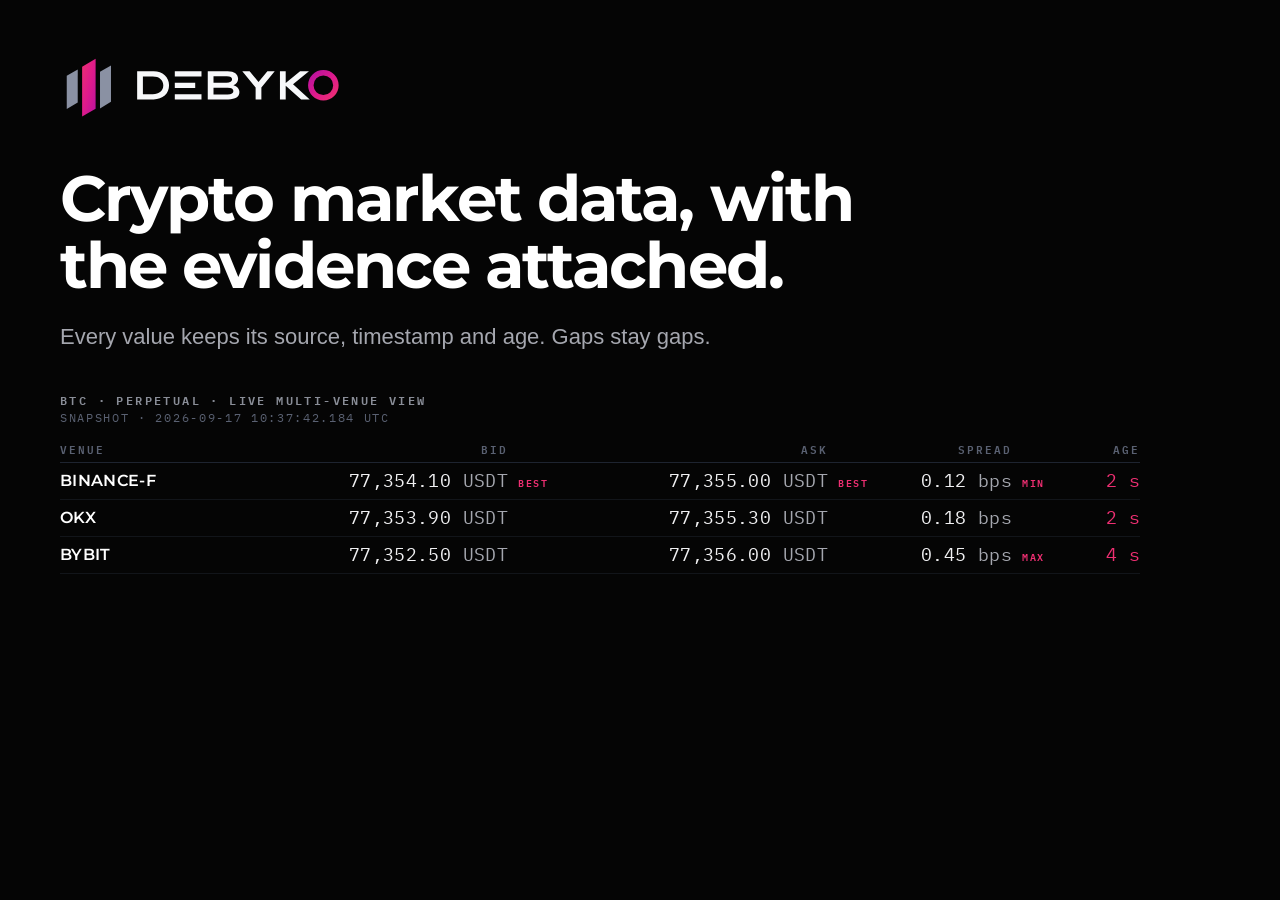
<file: og/debyko-og-source.html>
<!DOCTYPE html>
<!--
  debyko.com OG card, 1200 x 630. Source for debyko-og-1200x630.png.
  Content is a sample, not live data. Export:
    Chrome --headless --window-size=1200,630 --screenshot=debyko-og-1200x630.png debyko-og-source.html
-->
<html lang="en">
<head>
<meta charset="utf-8">
<title>DEBYKO OG card</title>
<link rel="stylesheet" href="https://fonts.googleapis.com/css2?family=Montserrat:wght@600;700&family=IBM+Plex+Mono:wght@400;600&display=block">
<style>
  html, body { margin: 0; background: #050505; }
  #og { width: 1200px; height: 630px; box-sizing: border-box; padding: 56px 60px; overflow: hidden;
        display: flex; flex-direction: column; justify-content: space-between;
        background: #050505; color: #FFFFFF; font-family: Montserrat, Arial, sans-serif; }
  .logo { display: block; width: 329px; height: 68px; flex: none; }
  .prop { display: flex; flex-direction: column; gap: 22px; }
  h1 { margin: 0; max-width: 920px; font: 700 64px/1.05 Montserrat, Arial, sans-serif; letter-spacing: -.03em; text-wrap: balance; }
  .sub { margin: 0; max-width: 760px; font: 400 22px/1.45 Helvetica, Arial, sans-serif; color: #A5A7AF; }
  .proof { display: flex; flex-direction: column; gap: 12px; }
  .meta { display: flex; flex-direction: column; gap: 6px; font-family: "IBM Plex Mono", monospace; text-transform: uppercase; }
  .inst { font: 600 12px/1 "IBM Plex Mono", monospace; letter-spacing: .2em; color: #8A8E98; }
  .stamp { font: 400 12px/1 "IBM Plex Mono", monospace; letter-spacing: .14em; color: #5A6172; font-variant-numeric: tabular-nums; }
  .table { display: flex; flex-direction: column; font: 400 18px/1 "IBM Plex Mono", monospace; letter-spacing: .02em;
           font-variant-numeric: tabular-nums; color: #F0F0F2; }
  .head, .row { display: grid; grid-template-columns: 170px 1fr 1fr 150px 64px; gap: 0 28px; align-items: center; white-space: nowrap; }
  .head { height: 26px; border-bottom: 1px solid #1E2430; font: 600 11px/1 "IBM Plex Mono", monospace; letter-spacing: .18em; color: #5A6172; }
  .head span { text-align: right; }
  .head span:first-child { text-align: left; }
  .head .pb { padding-right: 42px; }
  .head .ps { padding-right: 36px; }
  .row { height: 36px; border-bottom: 1px solid #12151A; }
  .venue { font: 600 16px/1 Montserrat, Arial, sans-serif; letter-spacing: .02em; color: #FFFFFF; }
  .cell { display: flex; justify-content: flex-end; align-items: baseline; gap: 10px; }
  u { text-decoration: none; color: #A5A7AF; }
  i { font: 600 10px/1 "IBM Plex Mono", monospace; font-style: normal; letter-spacing: .16em; color: #EE2F72; min-width: 32px; text-align: left; }
  .sp i { min-width: 26px; }
  .age { text-align: right; color: #EE2F72; }
</style>
</head>
<body>
<div id="og">
  <svg class="logo" xmlns="http://www.w3.org/2000/svg" viewBox="0 0 1240 260" role="img" aria-label="DEBYKO"><defs><linearGradient id="g" x1="0" y1="0" x2="1" y2="1"><stop offset="0" stop-color="#EE2F72"></stop><stop offset=".52" stop-color="#DE1A8C"></stop><stop offset="1" stop-color="#B8129F"></stop></linearGradient><linearGradient id="r" x1="0" y1="0" x2="1" y2="1"><stop offset="0" stop-color="#B8129F"></stop><stop offset=".52" stop-color="#DE1A8C"></stop><stop offset="1" stop-color="#EE2F72"></stop></linearGradient></defs><g transform="translate(0,-18) scale(0.60) translate(-250,0)"><path d="M278 156L348 116V326L278 368Z" fill="#8A91A3"></path><path d="M376 98L462 48V366L376 416Z" fill="url(#g)"></path><path d="M490 130L560 90V322L490 364Z" fill="#8A91A3"></path></g><g transform="translate(250,-400)"><path fill-rule="evenodd" d="M36 458H99C134 458 158 480 158 512S134 566 99 566H36ZM58 478V546H96C120 546 136 533 136 512S120 478 96 478Z" fill="#F7F8FA"></path><path fill-rule="nonzero" d="M180 458H282V478H180ZM180 502H258V522H180ZM180 546H282V566H180Z" fill="#F7F8FA"></path><path fill-rule="evenodd" d="M306 458H382C408 458 422 470 422 487C422 499 415 507 404 512C418 516 427 525 427 538C427 556 412 566 384 566H306ZM328 477V502H378C391 502 399 498 399 489C399 481 392 477 379 477ZM328 521V547H382C397 547 404 543 404 534C404 525 397 521 382 521Z" fill="#F7F8FA"></path><path fill-rule="nonzero" d="M438 458H466L500 499L534 458H562L511 520V566H489V520Z" fill="#F7F8FA"></path><path fill-rule="nonzero" d="M582 458H604V503L659 458H693L632 508L696 566H663L604 514V566H582Z" fill="#F7F8FA"></path><circle cx="748" cy="512" r="48" fill="none" stroke="url(#r)" stroke-width="21"></circle></g></svg>
  <div class="prop">
    <h1>Crypto market data, with the evidence attached.</h1>
    <p class="sub">Every value keeps its source, timestamp and age. Gaps stay gaps.</p>
  </div>
  <div class="proof">
    <div class="meta">
      <span class="inst">BTC · Perpetual · Live multi-venue view</span>
      <span class="stamp">Snapshot · 2026-09-17 10:37:42.184 UTC</span>
    </div>
    <div class="table">
      <div class="head">
        <span>VENUE</span><span class="pb">BID</span><span class="pb">ASK</span><span class="ps">SPREAD</span><span>AGE</span>
      </div>
      <div class="row">
        <span class="venue">BINANCE-F</span>
        <span class="cell"><span>77,354.10 <u>USDT</u></span><i>BEST</i></span>
        <span class="cell"><span>77,355.00 <u>USDT</u></span><i>BEST</i></span>
        <span class="cell sp"><span>0.12 <u>bps</u></span><i>MIN</i></span>
        <span class="age">2 s</span>
      </div>
      <div class="row">
        <span class="venue">OKX</span>
        <span class="cell"><span>77,353.90 <u>USDT</u></span><i></i></span>
        <span class="cell"><span>77,355.30 <u>USDT</u></span><i></i></span>
        <span class="cell sp"><span>0.18 <u>bps</u></span><i></i></span>
        <span class="age">2 s</span>
      </div>
      <div class="row">
        <span class="venue">BYBIT</span>
        <span class="cell"><span>77,352.50 <u>USDT</u></span><i></i></span>
        <span class="cell"><span>77,356.00 <u>USDT</u></span><i></i></span>
        <span class="cell sp"><span>0.45 <u>bps</u></span><i>MAX</i></span>
        <span class="age">4 s</span>
      </div>
    </div>
  </div>
</div>
</body>
</html>
</file>
<file: css/tokens.css>
/* DEBYKO design system tokens — copied from the design export (_ds/debyko-design-system/tokens).
   Fonts are linked in index.html (Montserrat, IBM Plex Mono from Google Fonts). */

/* ---- colors ---- */
:root{
/* --- raw scale: one accent, two neutral families ------------------------ */
--dk-magenta-400:#EE2F72;--dk-magenta-500:#DE1A8C;--dk-magenta-600:#B8129F;
--dk-graphite-500:#4A5060;--dk-graphite-300:#8A91A3;
--dk-slate-600:#30323E;--dk-slate-300:#9BA6B8;
--dk-ink-900:#05070C;--dk-ink-700:#33383F;--dk-ink-600:#5A6172;--dk-ink-500:#6B7280;--dk-ink-400:#8A8E98;--dk-ink-300:#C9CACF;
--dk-paper-000:#FFFFFF;--dk-paper-025:#FAFAFB;--dk-paper-050:#F7F8FA;--dk-paper-100:#F7F7F8;--dk-paper-150:#F2F2F4;--dk-paper-200:#E6E6E9;
--dk-night-950:#06080D;--dk-night-900:#0E1116;--dk-night-850:#12161E;--dk-night-800:#161A22;--dk-night-700:#1E2430;--dk-night-600:#2A323F;
--dk-night-fg-100:#EDEFF3;--dk-night-fg-200:#C6CCD8;--dk-night-fg-300:#9BA6B8;--dk-night-fg-400:#6D7583;
/* --- the only two gradients in the system ------------------------------- */
--dk-gradient-signal:linear-gradient(135deg,#EE2F72 0%,#DE1A8C 52%,#B8129F 100%); /* @kind color */
--dk-gradient-ring:linear-gradient(135deg,#B8129F 0%,#DE1A8C 52%,#EE2F72 100%); /* @kind color */

/* --- semantic aliases · LIGHT (Arena, public pages, print) -------------- */
--dk-surface-page:var(--dk-paper-100);
--dk-surface-panel:var(--dk-paper-000);
--dk-surface-raised:var(--dk-paper-000);
--dk-surface-subtle:var(--dk-paper-150);
--dk-surface-inset:var(--dk-paper-025);
--dk-surface-head:var(--dk-paper-150);
--dk-surface-invert:var(--dk-ink-900);
--dk-border-hairline:var(--dk-paper-200);
--dk-border-strong:var(--dk-ink-300);
--dk-border-accent:var(--dk-magenta-500);
--dk-text-primary:var(--dk-ink-900);
--dk-text-secondary:var(--dk-ink-700);
--dk-text-muted:var(--dk-ink-600);
--dk-text-faint:var(--dk-ink-400);
--dk-text-accent:var(--dk-magenta-600);
--dk-text-invert:var(--dk-paper-050);
--dk-accent:var(--dk-magenta-500);
--dk-accent-strong:var(--dk-magenta-600);
--dk-accent-fg:#FFFFFF;
--dk-accent-tint:rgba(222,26,140,.10);
--dk-accent-tint-strong:rgba(222,26,140,.18);
--dk-focus-ring:rgba(222,26,140,.45);
--dk-hatch:rgba(5,7,12,.16);
--dk-scrim:rgba(5,7,12,.46);
/* age of a number: density, never hue */
--dk-fresh-live:var(--dk-magenta-500);
--dk-fresh-0:var(--dk-ink-900);
--dk-fresh-1:var(--dk-ink-600);
--dk-fresh-2:var(--dk-ink-400);
--dk-fresh-stale:var(--dk-ink-300);
--dk-fresh-none:var(--dk-ink-400);
/* danger is stated in ink, never in red */
--dk-danger-bg:var(--dk-ink-900);
--dk-danger-fg:var(--dk-paper-050);
--dk-danger-rule:var(--dk-magenta-500);
/* rank: carried by the word and the chip, never by traffic-light hue — BEST is the accent, WORST a neutral outline.
   Text contrast on every light surface (white to paper-150, tint included) stays at or above 4.5:1. */
--dk-rank-best:var(--dk-magenta-600);
--dk-rank-best-bg:rgba(184,18,159,.06);
--dk-rank-worst:var(--dk-ink-600);
--dk-rank-worst-line:var(--dk-ink-400);
}
[data-theme="dark"]{
--dk-surface-page:var(--dk-night-950);
--dk-surface-panel:var(--dk-night-900);
--dk-surface-raised:var(--dk-night-800);
--dk-surface-subtle:var(--dk-night-850);
--dk-surface-inset:var(--dk-night-950);
--dk-surface-head:var(--dk-night-800);
--dk-surface-invert:var(--dk-paper-050);
--dk-border-hairline:var(--dk-night-700);
--dk-border-strong:var(--dk-night-600);
--dk-border-accent:var(--dk-magenta-400);
--dk-text-primary:var(--dk-night-fg-100);
--dk-text-secondary:var(--dk-night-fg-200);
--dk-text-muted:var(--dk-night-fg-300);
--dk-text-faint:var(--dk-night-fg-400);
--dk-text-accent:var(--dk-magenta-400);
--dk-text-invert:var(--dk-ink-900);
--dk-accent:var(--dk-magenta-500);
--dk-accent-strong:var(--dk-magenta-400);
--dk-accent-fg:#FFFFFF;
--dk-accent-tint:rgba(238,47,114,.12);
--dk-accent-tint-strong:rgba(238,47,114,.22);
--dk-focus-ring:rgba(238,47,114,.55);
--dk-rank-best:var(--dk-magenta-400);
--dk-rank-best-bg:transparent;
--dk-rank-worst:var(--dk-night-fg-300);
--dk-rank-worst-line:var(--dk-night-fg-400);
--dk-hatch:rgba(237,239,243,.14);
--dk-scrim:rgba(2,3,6,.66);
--dk-fresh-live:var(--dk-magenta-400);
--dk-fresh-0:var(--dk-night-fg-100);
--dk-fresh-1:var(--dk-night-fg-300);
--dk-fresh-2:var(--dk-night-fg-400);
--dk-fresh-stale:var(--dk-night-600);
--dk-fresh-none:var(--dk-night-fg-400);
--dk-danger-bg:var(--dk-paper-050);
--dk-danger-fg:var(--dk-ink-900);
--dk-danger-rule:var(--dk-magenta-400);
}

/* ---- typography ---- */
:root{
--dk-font-display:"Montserrat",Helvetica,Arial,sans-serif;
--dk-font-text:"Helvetica Neue",Helvetica,Arial,sans-serif;
--dk-font-mono:"IBM Plex Mono",ui-monospace,SFMono-Regular,Menlo,monospace;
/* sizes carried over from the brand kit, unrounded */
--dk-text-2xs:11px;--dk-text-xs:12px;--dk-text-sm:13px;--dk-text-base:14px;--dk-text-md:15px;
--dk-text-lg:18px;--dk-text-xl:22px;--dk-text-2xl:30px;--dk-text-3xl:40px;--dk-text-4xl:56px;
--dk-lh-flat:1; /* @kind font */
--dk-lh-tight:1.15; /* @kind font */
--dk-lh-snug:1.3; /* @kind font */
--dk-lh-normal:1.45; /* @kind font */
--dk-lh-relaxed:1.55; /* @kind font */
--dk-lh-prose:1.65; /* @kind font */
--dk-lh-loose:1.7; /* @kind font */
--dk-weight-regular:400; /* @kind font */
--dk-weight-medium:500; /* @kind font */
--dk-weight-semibold:600; /* @kind font */
--dk-weight-bold:700; /* @kind font */
--dk-track-display:-.02em; /* @kind font */
--dk-track-label:.18em; /* @kind font */
--dk-track-eyebrow:.2em; /* @kind font */
--dk-track-descriptor:.38em; /* @kind font */
--dk-track-num:0; /* @kind font */
/* composed roles */
--dk-type-display:var(--dk-weight-bold) var(--dk-text-2xl)/var(--dk-lh-tight) var(--dk-font-display); /* @kind font */
--dk-type-heading:var(--dk-weight-semibold) var(--dk-text-lg)/var(--dk-lh-snug) var(--dk-font-display); /* @kind font */
--dk-type-subheading:var(--dk-weight-semibold) var(--dk-text-sm)/var(--dk-lh-snug) var(--dk-font-display); /* @kind font */
--dk-type-body:var(--dk-weight-regular) var(--dk-text-base)/var(--dk-lh-relaxed) var(--dk-font-text); /* @kind font */
--dk-type-prose:var(--dk-weight-regular) var(--dk-text-sm)/var(--dk-lh-prose) var(--dk-font-text); /* @kind font */
--dk-type-label:var(--dk-weight-semibold) var(--dk-text-2xs)/var(--dk-lh-flat) var(--dk-font-mono); /* @kind font */
--dk-type-meta:var(--dk-weight-regular) var(--dk-text-2xs)/var(--dk-lh-normal) var(--dk-font-mono); /* @kind font */
--dk-type-num:var(--dk-weight-regular) var(--dk-text-sm)/var(--dk-lh-snug) var(--dk-font-mono); /* @kind font */
--dk-type-num-lg:var(--dk-weight-regular) var(--dk-text-xl)/var(--dk-lh-flat) var(--dk-font-mono); /* @kind font */
--dk-type-num-xl:var(--dk-weight-regular) var(--dk-text-3xl)/var(--dk-lh-flat) var(--dk-font-mono); /* @kind font */
}

/* ---- spacing ---- */
:root{
/* the kit's own rhythm: 4 / 8 / 10 / 14 / 18 / 22 / 26 / 32 / 48 / 64 */
--dk-space-0:0;--dk-space-px:1px;--dk-space-1:4px;--dk-space-2:8px;--dk-space-3:10px;--dk-space-4:14px;
--dk-space-5:18px;--dk-space-6:22px;--dk-space-7:26px;--dk-space-8:32px;--dk-space-9:48px;--dk-space-10:64px;--dk-space-11:96px;
--dk-gutter-panel:var(--dk-space-7);
--dk-gutter-page:var(--dk-space-7);
--dk-cell-pad-y:7px;--dk-cell-pad-x:10px;
--dk-cell-pad-y-dense:5px;--dk-cell-pad-x-dense:8px;
--dk-row-h:34px;--dk-row-h-dense:26px;--dk-row-h-tall:56px;
--dk-control-h-sm:26px;--dk-control-h:32px;--dk-control-h-lg:44px;
--dk-sidebar-w:232px;--dk-sidebar-w-collapsed:52px;--dk-topbar-h:48px;
--dk-measure-prose:68ch; /* @kind spacing */
--dk-max-page:1440px; /* @kind spacing */
}

/* ---- radii ---- */
:root{
/* DEBYKO is a square system: 0 is the default, 2px exists only for chips */
--dk-radius-0:0;--dk-radius-1:2px;--dk-radius-2:3px;--dk-radius-pill:999px;
--dk-border-w:1px;--dk-border-w-strong:2px;--dk-rule-accent:2px;
}

/* ---- shadows ---- */
:root{
/* shadows are for things that float above the page — nothing else */
--dk-shadow-none:none;
--dk-shadow-sticky:0 1px 0 0 var(--dk-border-hairline);
--dk-shadow-popover:0 8px 24px rgba(5,7,12,.12);
--dk-shadow-modal:0 24px 64px rgba(5,7,12,.28);
--dk-inset-hairline:inset 0 0 0 1px var(--dk-border-hairline);
}
[data-theme="dark"]{
--dk-shadow-popover:0 8px 24px rgba(2,3,6,.5);
--dk-shadow-modal:0 24px 64px rgba(2,3,6,.7);
}

/* ---- motion ---- */
:root{
/* data moves; the interface does not */
--dk-dur-instant:0ms; /* @kind other */
--dk-dur-fast:90ms; /* @kind other */
--dk-dur-base:140ms; /* @kind other */
--dk-dur-slow:220ms; /* @kind other */
--dk-ease-standard:cubic-bezier(.2,0,.38,1); /* @kind other */
--dk-ease-out:cubic-bezier(0,0,.35,1); /* @kind other */
--dk-ease-linear:linear; /* @kind other */
--dk-transition-control:background-color var(--dk-dur-fast) var(--dk-ease-standard),border-color var(--dk-dur-fast) var(--dk-ease-standard),color var(--dk-dur-fast) var(--dk-ease-standard); /* @kind other */
}

/* ---- charts ---- */
:root{
/* direction is shape, never hue: rising candles are hollow, falling are filled */
--dk-chart-ink:var(--dk-text-primary);
--dk-chart-ink-soft:var(--dk-text-muted);
--dk-chart-grid:var(--dk-border-hairline);
--dk-chart-axis:var(--dk-text-faint);
--dk-chart-candle-body:var(--dk-text-primary);
--dk-chart-candle-hollow:var(--dk-surface-panel);
--dk-chart-candle-wick:var(--dk-text-secondary);
--dk-chart-line:var(--dk-text-primary);
--dk-chart-line-accent:var(--dk-accent);
--dk-chart-band:var(--dk-accent-tint);
--dk-chart-depth-near:rgba(5,7,12,.22);
--dk-chart-depth-far:rgba(5,7,12,.10);
--dk-chart-marker:var(--dk-accent);
--dk-chart-gap:var(--dk-hatch);
--dk-chart-candle-w:7px; /* @kind spacing */
--dk-chart-candle-gap:3px; /* @kind spacing */
--dk-chart-stroke:1.5px; /* @kind spacing */
}
[data-theme="dark"]{
--dk-chart-depth-near:rgba(237,239,243,.20);
--dk-chart-depth-far:rgba(237,239,243,.09);
}

/* ---- base ---- */
*,*::before,*::after{box-sizing:border-box}
body{margin:0;background:var(--dk-surface-page);color:var(--dk-text-primary);font:var(--dk-type-body);-webkit-font-smoothing:antialiased}
a{color:var(--dk-text-accent);text-decoration:none}
a:hover{opacity:.65}
a:active{opacity:.85}
:where(button,a,input,select,textarea,[tabindex]):focus-visible{outline:2px solid var(--dk-focus-ring);outline-offset:1px}
::selection{background:var(--dk-accent-tint-strong)}
h1,h2,h3,h4{font-family:var(--dk-font-display);font-weight:var(--dk-weight-semibold);letter-spacing:var(--dk-track-display);margin:0}
/* every digit in DEBYKO is monospaced and aligned by place */
.dk-num{font-family:var(--dk-font-mono);font-variant-numeric:tabular-nums;font-feature-settings:"tnum" 1,"zero" 1;text-align:right;white-space:nowrap}
.dk-label{font:var(--dk-type-label);letter-spacing:var(--dk-track-label);text-transform:uppercase;color:var(--dk-text-faint)}
.dk-meta{font:var(--dk-type-meta);color:var(--dk-text-faint)}
.dk-hatch{background-image:repeating-linear-gradient(45deg,var(--dk-hatch) 0 1px,transparent 1px 5px)}
@media (prefers-reduced-motion:reduce){*{animation-duration:1ms!important;transition-duration:1ms!important}}

@keyframes dk-spin{to{transform:rotate(360deg)}}
</file>
<file: css/site.css>
/* debyko.com — page styles on top of css/tokens.css.
   Values follow the design export one to one; class names say what an element is. */

html, body { margin: 0; background: var(--dk-surface-page); }
/* Components set display: flex/grid, which would beat the UA rule for [hidden]. */
[hidden] { display: none !important; }
a { color: var(--dk-text-accent); text-decoration: none; }
a:hover { opacity: .65; }
main { font-family: var(--dk-font-text); color: var(--dk-text-primary); }
button { font: inherit; }
svg { display: block; }
.icon { display: inline-block; flex: none; }
.spin { animation: dk-spin 1.4s linear infinite; }

/* ── Layout ─────────────────────────────────────────────────────────────── */
.wrap { max-width: 1280px; margin: 0 auto; padding: 0 26px; }
.wrap--wide { max-width: 1440px; }
.section { border-top: 1px solid var(--dk-border-hairline); padding: 88px 0; }
.section--hero { border-top: 0; padding: 72px 0 64px; }
.section--panel { background: var(--dk-surface-panel); }
/* DQL is the product's core: the one full-width dark band on the page, like the OG card. */
.section--core { background: var(--dk-surface-page); color: var(--dk-text-primary); border-top: 0; }
.section--core + .section { border-top: 0; }
.h2--core { font-size: 40px; line-height: 1.08; }
@media (max-width: 720px) { .h2--core { font-size: 30px; } }
.core-lead { color: var(--dk-text-secondary); }
.pipe { display: flex; flex-direction: column; align-items: center; width: 100%; }
.pipe-node { width: 100%; border: 1px solid var(--dk-border-strong); background: var(--dk-surface-panel); padding: 18px 22px; display: flex; flex-direction: column; gap: 10px; }
.pipe-node--bot { border-style: dashed; }
.pipe-node--dql { border-color: var(--dk-accent); box-shadow: 0 0 0 1px var(--dk-accent) inset; }
.pipe-label { font: 600 10px/1 var(--dk-font-mono); letter-spacing: .16em; text-transform: uppercase; color: var(--dk-text-muted); }
.pipe-label--accent { color: var(--dk-text-accent); }
.pipe-ask { margin: 0; font: 500 17px/1.45 var(--dk-font-display); color: var(--dk-text-primary); }
.pipe-code { margin: 0; font: 400 14px/1.6 var(--dk-font-mono); color: var(--dk-text-primary); white-space: pre; overflow-x: auto; }
.pipe-code--box { font-size: 12px; border: 1px solid var(--dk-border-hairline); background: var(--dk-surface-panel); padding: 14px; }
.pipe-arrow { width: 1px; height: 34px; background: var(--dk-border-strong); position: relative; }
.pipe-arrow::after { content: ""; position: absolute; left: -4px; bottom: -1px; border: 4px solid transparent; border-top: 6px solid var(--dk-border-strong); border-bottom: 0; }
.pipe-venues { display: flex; flex-wrap: wrap; justify-content: center; gap: 8px; }
.pipe-venues span { font: 600 11px/1 var(--dk-font-mono); letter-spacing: .08em; padding: 8px 10px; border: 1px solid var(--dk-border-strong); color: var(--dk-text-primary); }
.pipe-venues .pipe-venues__more { border-style: dashed; color: var(--dk-text-muted); }
.pipe-match-head { display: flex; align-items: baseline; gap: 14px; }
.pipe-match-inst { font: 700 20px/1 var(--dk-font-display); color: var(--dk-text-primary); }
.pipe-match-count { margin-left: auto; font: 400 13px/1 var(--dk-font-mono); color: var(--dk-text-muted); }
.pipe-row { display: grid; grid-template-columns: minmax(0, 1fr) 90px 110px 150px; gap: 12px; align-items: baseline; padding: 9px 0; border-top: 1px solid var(--dk-border-hairline); font: 400 14px/1.2 var(--dk-font-mono); font-variant-numeric: tabular-nums; }
.pipe-row__venue { font: 600 14px/1.2 var(--dk-font-display); color: var(--dk-text-primary); white-space: nowrap; overflow: hidden; text-overflow: ellipsis; }
.pipe-row__venue small { font: 400 11px/1 var(--dk-font-mono); color: var(--dk-text-muted); }
.pipe-row__num, .pipe-row__age { text-align: right; }
.pipe-row__age { color: var(--dk-text-muted); }
.pipe-row__mark { text-align: right; color: var(--dk-text-accent); font-weight: 600; }
.pipe-row--stale .pipe-row__num { text-decoration: line-through; color: var(--dk-text-muted); }
.pipe-row--stale .pipe-row__mark { font-size: 10px; letter-spacing: .12em; color: var(--dk-text-primary); }
.pipe-note { margin: 0; font: 400 12px/1.5 var(--dk-font-text); color: var(--dk-text-muted); }
.pipe-raw summary { cursor: pointer; font: 600 10px/1 var(--dk-font-mono); letter-spacing: .14em; text-transform: uppercase; color: var(--dk-text-muted); }
.pipe-raw .pipe-code { font-size: 11px; margin-top: 10px; }
.pipe-outs { display: grid; grid-template-columns: repeat(3, minmax(0, 1fr)); gap: 10px; width: 100%; }
.pipe-outs > div { border: 1px solid var(--dk-border-strong); padding: 14px 16px; display: flex; flex-direction: column; gap: 8px; font: 500 14px/1.3 var(--dk-font-display); color: var(--dk-text-primary); }
.core-claim { margin: 0; text-align: center; font: 700 26px/1.25 var(--dk-font-display); letter-spacing: -.02em; color: var(--dk-text-primary); }
.core-cards { display: grid; grid-template-columns: repeat(4, minmax(0, 1fr)); gap: 0 28px; border-top: 1px solid var(--dk-border-strong); }
.core-cards > div { padding: 18px 0; display: flex; flex-direction: column; gap: 10px; }
.core-card__t { font: 600 11px/1.3 var(--dk-font-mono); letter-spacing: .14em; text-transform: uppercase; color: var(--dk-text-accent); }
.core-card__b { font: 400 14px/1.55 var(--dk-font-text); color: var(--dk-text-secondary); }
.core-list { margin: 0; padding: 0; list-style: none; display: flex; flex-direction: column; gap: 6px; font: 500 16px/1.4 var(--dk-font-display); color: var(--dk-text-primary); }
.arb { border: 1px solid var(--dk-border-strong); background: var(--dk-surface-panel); padding: 22px; display: flex; flex-direction: column; gap: 14px; }
.arb__inst { font: 700 20px/1 var(--dk-font-display); color: var(--dk-text-primary); }
.arb__pair { display: grid; grid-template-columns: 1fr 1fr; gap: 14px; }
.arb__pair > div { display: flex; flex-direction: column; gap: 6px; }
.arb__pair > div:last-child { text-align: right; }
.arb__px { font: 400 24px/1 var(--dk-font-mono); font-variant-numeric: tabular-nums; color: var(--dk-text-primary); }
.arb__gap { position: relative; height: 22px; border: 1px solid var(--dk-accent); border-top: 0; display: flex; justify-content: center; }
.arb__gap span { position: absolute; bottom: -9px; background: var(--dk-surface-panel); padding: 0 8px; font: 600 14px/1 var(--dk-font-mono); color: var(--dk-text-accent); }
.arb__checks { margin: 8px 0 0; padding: 0; list-style: none; display: flex; flex-direction: column; gap: 6px; font: 400 12px/1.4 var(--dk-font-mono); color: var(--dk-text-secondary); }
.arb__out { display: flex; gap: 12px; align-items: baseline; border-top: 1px solid var(--dk-border-hairline); padding-top: 12px; font: 500 14px/1 var(--dk-font-display); color: var(--dk-text-primary); }
.core-caps { display: grid; grid-template-columns: repeat(auto-fill, minmax(180px, 1fr)); gap: 1px; background: var(--dk-border-hairline); border: 1px solid var(--dk-border-hairline); }
.core-caps span { background: var(--dk-surface-page); padding: 14px 16px; font: 600 11px/1 var(--dk-font-mono); letter-spacing: .14em; text-transform: uppercase; color: var(--dk-text-primary); }
.core-price { margin: 0; font: 400 12px/1.5 var(--dk-font-mono); color: var(--dk-text-secondary); }
.core-price a { color: inherit; }
.core-screen .pipe-node--match { gap: 8px; }
.rates { display: grid; grid-template-columns: repeat(5, minmax(0, 1fr)); gap: 0 28px; border-top: 1px solid var(--dk-border-strong); }
.rates > div { padding: 16px 0 4px; display: flex; flex-direction: column; gap: 8px; }
.rates__v { font: 400 26px/1 var(--dk-font-mono); color: var(--dk-text-primary); }
.rates__k { font: 400 13px/1.4 var(--dk-font-text); color: var(--dk-text-secondary); }
.pricing-row .offer__price { white-space: normal; }
.core-foot { display: flex; flex-direction: column; gap: 8px; }
@media (max-width: 900px) {
  .rates { grid-template-columns: repeat(2, minmax(0, 1fr)); gap: 0 18px; }
  .core-cards { grid-template-columns: repeat(2, minmax(0, 1fr)); }
}
@media (max-width: 720px) {
  .core-cards, .pipe-outs { grid-template-columns: minmax(0, 1fr); }
  .pipe-row { grid-template-columns: minmax(0, 1fr) auto; }
  .pipe-row__age { grid-column: 1; text-align: left; }
  .pipe-row__mark { grid-column: 2; }
  .pipe-code { font-size: 12px; }
  .core-claim { font-size: 21px; }
  .arb__px { font-size: 18px; }
}

.stack { display: flex; flex-direction: column; min-width: 0; }
.gap-6 { gap: 6px; } .gap-8 { gap: 8px; } .gap-10 { gap: 10px; } .gap-14 { gap: 14px; }
.gap-18 { gap: 18px; } .gap-22 { gap: 22px; } .gap-26 { gap: 26px; } .gap-32 { gap: 32px; } .gap-48 { gap: 48px; }
.row { display: flex; flex-wrap: wrap; align-items: center; }
.row--baseline { align-items: baseline; }
.spacer { flex: 1; }

.split { display: grid; gap: 48px; }
.split--5-7 { grid-template-columns: minmax(0, 5fr) minmax(0, 7fr); }
.split--7-5 { grid-template-columns: minmax(0, 7fr) minmax(0, 5fr); }
.split--6-6, .split--1-1 { grid-template-columns: minmax(0, 1fr) minmax(0, 1fr); }
.split--4-8 { grid-template-columns: minmax(0, 4fr) minmax(0, 8fr); }
.split--end { align-items: end; }
.split--start { align-items: start; }
.split--center { align-items: center; }

/* No measure classes: text runs to the edge of its column, so no block ends short of its neighbour. */

/* ── Type ───────────────────────────────────────────────────────────────── */
.label { font: 600 11px/1 var(--dk-font-mono); letter-spacing: .18em; text-transform: uppercase; color: var(--dk-text-faint); }
.label--accent { color: var(--dk-text-accent); }
.eyebrow { font: 600 11px/1 var(--dk-font-mono); letter-spacing: .2em; text-transform: uppercase; color: var(--dk-text-accent); }
.h1 { font: 700 44px/1.08 var(--dk-font-display); letter-spacing: -.025em; color: var(--dk-text-primary); margin: 0; text-wrap: pretty; }
.h2 { font: 700 30px/1.15 var(--dk-font-display); letter-spacing: -.02em; color: var(--dk-text-primary); margin: 0; text-wrap: pretty; }
.h2--small { font: 600 22px/1.25 var(--dk-font-display); letter-spacing: -.02em; }
.lead { font: 400 17px/1.6 var(--dk-font-text); color: var(--dk-text-secondary); margin: 0; text-wrap: pretty; }
.prose { font: 400 15px/1.65 var(--dk-font-text); color: var(--dk-text-secondary); margin: 0; text-wrap: pretty; }
.prose--sm { font: 400 14px/1.6 var(--dk-font-text); }
.product-name { font: 600 13px/1 var(--dk-font-display); letter-spacing: .08em; text-transform: uppercase; color: var(--dk-text-accent); }
.statement { font: 600 17px/1.4 var(--dk-font-display); letter-spacing: -.015em; color: var(--dk-text-primary); margin: 0; padding: 14px 0; border-top: 1px solid var(--dk-border-strong); border-bottom: 1px solid var(--dk-border-strong); }
.meta { font: 400 11px/1.5 var(--dk-font-mono); color: var(--dk-text-faint); }
.meta-xs { font: 400 10px/1 var(--dk-font-mono); color: var(--dk-text-faint); }
.mono { font-family: var(--dk-font-mono); }
.num { font-family: var(--dk-font-mono); font-variant-numeric: tabular-nums; }
.muted { color: var(--dk-text-muted); }
.faint { color: var(--dk-text-faint); }
.accent { color: var(--dk-text-accent); }

/* Ruled lists: one fact per rule. */
.ruled { list-style: none; margin: 0; padding: 0; border-top: 1px solid var(--dk-border-hairline); display: flex; flex-direction: column; }
.ruled--grid { display: grid; gap: 0 22px; }
.ruled--min-160 { grid-template-columns: repeat(auto-fit, minmax(160px, 1fr)); }
.ruled--min-180 { grid-template-columns: repeat(auto-fit, minmax(180px, 1fr)); }
.ruled--min-200 { grid-template-columns: repeat(auto-fit, minmax(200px, 1fr)); }
.ruled > li { padding: 9px 0; border-bottom: 1px solid var(--dk-border-hairline); font: 400 14px/1.4 var(--dk-font-text); color: var(--dk-text-primary); }

.price-line { display: flex; gap: 22px; align-items: baseline; }
.price-line__value { font: 400 15px/1 var(--dk-font-mono); color: var(--dk-text-primary); }
.price-grid { display: grid; grid-template-columns: auto 1fr; gap: 6px 22px; align-items: baseline; }

/* ── Buttons (DS Button) ────────────────────────────────────────────────── */
.btn {
  display: inline-flex; align-items: center; justify-content: center; gap: 8px;
  height: var(--dk-control-h); padding: 0 14px; border-radius: 0;
  font: 600 var(--dk-text-xs)/1 var(--dk-font-mono); letter-spacing: var(--dk-track-label); text-transform: uppercase;
  cursor: pointer; transition: var(--dk-transition-control);
  background: var(--dk-surface-panel); color: var(--dk-text-primary); border: 1px solid var(--dk-border-hairline);
}
.btn > span { padding-top: 1px; }
.btn { white-space: nowrap; }
.btn:hover:not(:disabled) { background: var(--dk-surface-subtle); border-color: var(--dk-border-strong); }
.btn--primary { background: var(--dk-accent); color: var(--dk-accent-fg); border-color: transparent; }
.btn--primary:hover:not(:disabled) { background: var(--dk-accent-strong); border-color: transparent; }
.btn--ghost { background: transparent; color: var(--dk-text-secondary); border-color: transparent; }
.btn--ghost:hover:not(:disabled) { background: var(--dk-surface-subtle); border-color: transparent; }
.btn--sm { height: var(--dk-control-h-sm); padding: 0 10px; font-size: var(--dk-text-2xs); }
.btn--lg { height: var(--dk-control-h-lg); padding: 0 22px; font-size: var(--dk-text-sm); }
.btn--full { display: flex; width: 100%; }
.btn:disabled { opacity: .4; cursor: not-allowed; }
a.btn, a.btn:hover { opacity: 1; }

.text-btn { background: none; border: 0; padding: 0 8px; cursor: pointer; font: 600 12px/1 var(--dk-font-mono); letter-spacing: .18em; text-transform: uppercase; color: var(--dk-text-accent); }
.text-btn:hover { opacity: .65; }
.text-btn--sm { padding: 0; font-size: 11px; }
.link-btn { background: none; border: 0; padding: 0; cursor: pointer; align-self: flex-start; font: 400 13px/1.4 var(--dk-font-text); color: var(--dk-text-muted); text-decoration: underline; text-underline-offset: 3px; }
.link-btn:hover { color: #05070C; }

/* ── Chips ──────────────────────────────────────────────────────────────── */
/* DS StatusChip */
.status-chip {
  display: inline-flex; align-items: center; gap: 5px; height: 20px; padding: 0 7px; border-radius: 2px;
  border: 1px solid var(--dk-border-strong); background: transparent; color: var(--dk-text-muted);
  font: 600 var(--dk-text-2xs)/1 var(--dk-font-mono); letter-spacing: .12em; text-transform: uppercase; white-space: nowrap;
}
.status-chip > span { padding-top: 1px; }
.status-chip--sm { height: 17px; padding: 0 5px; font-size: 9px; }
.status-chip--accent { border-color: var(--dk-accent); background: var(--dk-accent-tint); color: var(--dk-text-accent); }

/* Source tag: where the figures on a panel came from */
.source-tag { font: 600 9px/1 var(--dk-font-mono); letter-spacing: .14em; text-transform: uppercase; border: 1px solid currentColor; padding: 4px 6px; white-space: nowrap; }
.source-tag--live { color: var(--dk-text-primary); }
.source-tag--saved { color: var(--dk-text-muted); border-style: dashed; }
.source-tag--none { color: var(--dk-text-faint); border-style: dotted; }
/* A count that needs attention (failures, stale instruments, a failed request): weight, not hue. */
.is-alert { color: var(--dk-text-primary); font-weight: 600; }

.tag-box { font: 600 10px/1 var(--dk-font-mono); letter-spacing: .14em; text-transform: uppercase; color: #05070C; border: 1px solid #05070C; padding: 4px 6px; }
.dataset-chip { font: 500 9px/1 var(--dk-font-mono); letter-spacing: .1em; text-transform: uppercase; padding: 3px 5px; border-radius: 2px; border: 1px solid var(--dk-border-hairline); color: var(--dk-text-faint); background: transparent; }
.dataset-chip--on { color: var(--dk-text-primary); border-color: var(--dk-border-strong); background: var(--dk-surface-subtle); }
.dataset-chip--more { color: var(--dk-text-muted); border-color: transparent; }
/* ── Status layer: rank and state, told by form (designer spec "Arena Status Layer", 2026-09-17) ──
   Green and red are gone from the tables: fill, border weight, border style and a line through the
   word carry the difference, so every state survives greyscale and colour-vision deficiency.
   --dk-rank-best / --dk-rank-worst have no consumer any more; the tokens stay defined. */
.ar-chip{display:inline-flex;align-items:center;gap:6px;height:14px;padding:0 4px;margin:0;
  border:1px solid transparent;border-radius:2px;background:transparent;
  font:600 9px/1 var(--dk-font-mono);letter-spacing:.14em;text-transform:uppercase;
  white-space:nowrap;color:var(--dk-text-muted);vertical-align:middle}
button.ar-chip{cursor:help}
.ar-chip__dot{flex:none;width:4px;height:4px;border-radius:50%;background:currentColor}
.ar-chip__lbl{opacity:.6;letter-spacing:.1em}
.ar-chip__val{font-weight:400;letter-spacing:.04em;text-transform:none}
/* LIVE: no border, a 4px dot (drawn here, so no markup has to remember it) — the quietest mark. */
.ar-chip--live{padding-left:0;border-color:transparent;color:var(--dk-text-muted)}
.ar-chip--live::before{content:"";flex:none;width:4px;height:4px;border-radius:50%;background:currentColor}
.ar-chip--delayed{border-color:var(--dk-border-strong);color:var(--dk-text-primary);
  background:linear-gradient(90deg,var(--dk-border-hairline) 0 50%,transparent 50%)}
.ar-chip--stale{border-color:var(--dk-surface-invert);background:var(--dk-surface-invert);
  color:var(--dk-text-invert);text-decoration:line-through;text-decoration-thickness:1px}
.ar-chip--unsupported{border-color:var(--dk-border-hairline);color:var(--dk-text-muted);
  background-image:repeating-linear-gradient(45deg,var(--dk-hatch) 0 1px,transparent 1px 5px)}
.ar-chip--notcollected{border-style:dotted;border-color:var(--dk-border-strong);
  color:var(--dk-text-faint)}
/* MISSING is not in the spec's eight: this snapshot carried no value. Solid hairline, faint label —
   between NOT COLLECTED's dotted line and WORST's muted outline. */
.ar-chip--missing{border-color:var(--dk-border-hairline);color:var(--dk-text-faint)}
.ar-chip--best{border-color:var(--dk-accent);background:var(--dk-accent);color:#FFF}
.ar-chip--worst{border-color:var(--dk-text-muted);color:var(--dk-text-muted)}
.ar-chip--tie{border-color:var(--dk-accent);background:var(--dk-accent);color:#FFF}
.ar-chip__x{margin-left:3px;font-size:9px;letter-spacing:.04em;opacity:.72;font-weight:400}
.ar-chip[data-tip]{cursor:help}
/* The reserved slot. FIXED width, never min-width: a floor lets BEST ×2 grow the slot on tie rows
   only, and those rows' digits then leave the column. 58px is the widest chip the table renders;
   overflow stays visible so a wider one shows rather than silently shifting the column. */
.ar-rank-slot{display:inline-flex;width:58px;min-width:58px;max-width:58px;flex:none;
  justify-content:flex-start;margin-left:8px;overflow:visible;vertical-align:middle}
/* Sortable head: the indicator sits in a reserved slot, so the tracking never shifts */
.ar-sort{background:none;border:0;padding:0;font:inherit;color:inherit;letter-spacing:inherit;
  text-transform:inherit;cursor:pointer;display:inline-flex;align-items:center;gap:6px}
.ar-sort__ind{flex:none;width:9px;text-align:center;font-size:9px;line-height:1;opacity:0;
  transition:opacity var(--dk-dur-fast) var(--dk-ease-standard)}
.ar-sort:hover .ar-sort__ind,.ar-sort:focus-visible .ar-sort__ind{opacity:.4}
.ar-sort[aria-sort="ascending"] .ar-sort__ind,.ar-sort[aria-sort="descending"] .ar-sort__ind{
  opacity:1;color:var(--dk-text-accent)}
.ar-sort[aria-sort="ascending"],.ar-sort[aria-sort="descending"]{color:var(--dk-text-primary)}
/* Column control */
.ar-cols{position:relative;display:inline-flex}
.ar-pop{position:absolute;top:calc(100% + 6px);right:0;z-index:5;min-width:236px;
  background:var(--dk-surface-panel);border:1px solid var(--dk-border-hairline);
  box-shadow:var(--dk-shadow-popover,0 8px 24px rgba(5,7,12,.12))}
.ar-pop__row{display:flex;align-items:center;gap:10px;padding:7px 12px;
  font:400 12px/1 var(--dk-font-mono);letter-spacing:.06em;color:var(--dk-text-primary);
  border-bottom:1px solid var(--dk-border-hairline)}
button.ar-pop__row{width:100%;margin:0;background:none;border-width:0 0 1px;text-align:left;cursor:pointer}
button.ar-pop__row:hover{background:var(--dk-surface-subtle)}
.ar-pop__row[aria-disabled="true"]{color:var(--dk-text-muted);cursor:default}
.ar-pop__box{flex:none;width:12px;height:12px;border:1px solid var(--dk-border-strong);
  display:inline-flex;align-items:center;justify-content:center;font-size:9px;color:#FFF}
.ar-pop__box--on{background:var(--dk-accent);border-color:var(--dk-accent)}
.ar-pop__row[aria-disabled="true"] .ar-pop__box--on{background:var(--dk-text-faint);border-color:var(--dk-text-faint)}
.ar-pop__note{margin-left:auto;font-size:10px;color:var(--dk-text-faint)}
.ar-pop__foot{display:flex;justify-content:space-between;gap:10px;padding:8px 12px;
  font:600 10px/1 var(--dk-font-mono);letter-spacing:.16em;text-transform:uppercase;
  color:var(--dk-text-muted)}
.ar-pop__foot button{background:none;border:0;padding:0;font:inherit;letter-spacing:inherit;text-transform:inherit;color:var(--dk-text-accent);cursor:pointer}
.ar-tip{position:fixed;z-index:50;width:236px;padding:9px 11px;pointer-events:none;
  background:var(--dk-surface-invert);color:var(--dk-text-invert);
  font:400 11px/1.5 var(--dk-font-mono);letter-spacing:.03em;text-transform:none;
  white-space:normal;text-align:left;
  box-shadow:var(--dk-shadow-popover,0 8px 24px rgba(5,7,12,.12))}
.btn--active{border-color:var(--dk-accent)}
.lm-table-head{flex-wrap:wrap;gap:10px}
.venue__id{display:flex;align-items:center;gap:9px}
.venue__mark{flex:none;display:block;width:18px;height:18px;filter:grayscale(1);opacity:.78}
/* Several marks are near-black; on the dark theme every mark becomes a flat light silhouette. */
[data-theme="dark"] .venue__mark{filter:grayscale(1) brightness(0) invert(1);opacity:.45}
/* In-row sparkline (spec section 4): 72 × 20 beside bid/ask, one 1px neutral stroke (never the
   accent), no axis, label or fill; gaps break the line; no history is an empty cell. */
.spark-cell{padding:0 8px;width:72px;vertical-align:middle}
.ar-spark{display:block}
.ar-spark path{fill:none;stroke:#33383F;stroke-width:1;stroke-linejoin:round;vector-effect:non-scaling-stroke}
[data-theme="dark"] .ar-spark path{stroke:var(--dk-text-muted)}
/* Arena history chart (Lightweight Charts) and its crosshair tooltip */
.lm-lw{position:relative;height:150px}
.lm-tip{position:fixed;z-index:50;min-width:190px;max-width:300px;padding:8px 10px;pointer-events:none;
  background:var(--dk-surface-invert);color:var(--dk-text-invert);
  font:400 11px/1.45 var(--dk-font-mono);letter-spacing:.02em;font-variant-numeric:tabular-nums;
  box-shadow:var(--dk-shadow-popover,0 8px 24px rgba(5,7,12,.12))}
.lm-tip__t{margin-bottom:5px;opacity:.72}
.lm-tip__grid{display:grid;grid-template-columns:auto auto;gap:1px 14px}
.lm-tip__v{text-align:right}

/* ── Arena table geometry (designer handoff "Arena Handoff", iteration 4, 2026-09-17) ──────────
   Scoped to .lm-table--arena: the homepage keeps the stacked pairs and its auto layout until its
   own pass. Fixed layout plus a <colgroup> rebuilt from the visible groups is what holds the
   columns still across a response; .lm-table carries NO min-width, because under table-layout:fixed
   a pinned floor is distributed over whatever <col>s exist and re-inflates the table the moment a
   group is hidden. */
.lm-table--arena{table-layout:fixed;width:100%;min-width:0}
.lm-table--arena col.c-venue{width:198px}
.lm-table--arena col.c-quote{width:296px}
.lm-table--arena col.c-spark{width:88px}
.lm-table--arena col.c-spread{width:139px}
.lm-table--arena col.c-ref{width:178px}
.lm-table--arena col.c-fund{width:112px}
.lm-table--arena col.c-oi{width:178px}
.lm-table--arena col.c-depth{width:177px}
.lm-table--arena col.c-time{width:110px}
.lm-table--arena col.c-age{width:188px}
/* Two head tiers, each one line of a data row's height; heads wrap inside their column, never spill. */
.lm-table--arena thead th{padding:5px 8px;white-space:normal;vertical-align:bottom}
.lm-table--arena td,.lm-table--arena tbody th{padding:5px 8px}
.lm-table--arena tr.quote-row th{padding:4px 8px}
.lm-table--arena td.venue{padding:5px 8px;height:auto}
/* Paired columns — two equal tracks shared by the cells AND their head, so bid and ask sit on one
   axis whatever decimals a venue publishes. The grid must sit on .pair__grid, never on the th:
   display:grid replaces the table-cell box and the head stops stretching to the row. */
.lm-table--arena .fig-pair{display:grid;grid-template-columns:1fr 1fr;align-items:baseline;gap:0}
.lm-table--arena .fig-pair>.fig{justify-content:flex-end;min-width:0;padding-right:12px}
.lm-table--arena .fig-pair>.fig+.fig{padding-left:12px;padding-right:0;
  border-left:1px solid var(--dk-border-hairline)}
.lm-table--arena .fig-pair .fig__unit{display:none}
.lm-table--arena thead th.pair{display:table-cell;vertical-align:bottom}
.lm-table--arena thead th.pair .pair__grid{display:grid;grid-template-columns:1fr 1fr;align-items:end;gap:0}
.lm-table--arena thead th.pair .pair__grid>span{display:block;text-align:right;padding-right:12px;min-width:0}
.lm-table--arena thead th.pair .pair__grid>span+span{padding-left:12px;padding-right:0}
/* Ages — three equal tracks. minmax(0,1fr), not 1fr: 1fr is minmax(auto,1fr) and floors each track
   at its own chip, so the three drift row by row and overflow. */
.lm-table--arena .fig-chips{display:grid;grid-template-columns:repeat(3,minmax(0,1fr));gap:3px;padding:0}
.lm-table--arena .fig-chips .ar-chip{padding:0 3px;justify-content:flex-end}
/* Identity cell — name and state on line one, the venue's own symbol on line two. */
/* The handoff aligns the mark to flex-start; against a two-line cell that reads as pinned to the
   top edge, so it is centred on the name-plus-symbol block instead. */
.lm-table td.venue .venue__id{display:flex;align-items:center;gap:7px}
.lm-table td.venue .venue__id>span{display:grid;gap:1px;min-width:0}
/* Centre, not baseline: LIVE has no border and DELAYED and STALE do, and a bordered inline-flex box
   carries a different baseline — under align-items:baseline the venue name jumped up and down as a
   row changed state. */
.lm-table td.venue .venue__id>span>:first-child{display:flex;align-items:center;gap:7px;min-height:16px}
.lm-table--arena td.venue small{display:block;margin:0;font:400 9px/1.3 var(--dk-font-mono);
  letter-spacing:.1em;color:var(--dk-text-muted);white-space:nowrap}
.lm-table td.venue .row-status{margin:0}
.venue__mark--letter{flex:none;display:flex;align-items:center;justify-content:center;
  width:18px;height:18px;border:1px solid var(--dk-border-hairline);
  font:600 9px/1 var(--dk-font-mono);color:var(--dk-text-faint);letter-spacing:0}
/* Scroll hint at the clipped edge: the panel ground fading in from its own colour at zero alpha,
   never a shadow — a transparent stop of another hue leaves a grey cast on premultiplying engines. */
.scroll-x{position:relative}
.scroll-x__hint{position:absolute;top:0;right:0;bottom:0;width:24px;pointer-events:none;z-index:3;
  background:linear-gradient(90deg,rgba(255,255,255,0) 0%,var(--dk-surface-panel) 100%);
  opacity:0;transition:opacity 90ms cubic-bezier(.2,0,.38,1)}
.scroll-x[data-clipped="true"] .scroll-x__hint{opacity:1}

/* ── Form controls (DS Input / Select / SegmentedControl) ───────────────── */
.field { display: flex; flex-direction: column; gap: 6px; }
.field__label { font: var(--dk-type-label); letter-spacing: var(--dk-track-label); text-transform: uppercase; color: var(--dk-text-faint); }
.field__box { position: relative; display: flex; align-items: center; gap: 8px; height: var(--dk-control-h); padding: 0 10px; background: var(--dk-surface-panel); border: 1px solid var(--dk-border-hairline); border-radius: 0; transition: var(--dk-transition-control); }
.field__box:focus-within { border-color: var(--dk-border-strong); box-shadow: inset 0 -2px 0 0 var(--dk-accent); }
.field__box--lg { height: var(--dk-control-h-lg); }
.field__box--disabled { background: var(--dk-surface-subtle); }
.field__box input { flex: 1; min-width: 0; border: 0; outline: 0; background: transparent; color: var(--dk-text-primary); font: 400 var(--dk-text-sm)/1.2 var(--dk-font-text); }
.field__box input.is-mono { font: var(--dk-type-num); font-variant-numeric: tabular-nums; text-align: right; }
.field__unit { font: var(--dk-type-meta); color: var(--dk-text-faint); }
.field__box--select { padding: 0; }
.field__box select { appearance: none; width: 100%; height: 100%; padding: 0 30px 0 10px; border: 0; outline: 0; background: transparent; color: var(--dk-text-primary); font: 400 var(--dk-text-sm)/1 var(--dk-font-mono); cursor: pointer; }
.field__box--select .icon { position: absolute; right: 9px; color: var(--dk-text-faint); pointer-events: none; }
.field textarea { width: 100%; box-sizing: border-box; border: 1px solid var(--dk-border-hairline); background: var(--dk-surface-panel); padding: 8px 10px; font: 400 13px/1.5 var(--dk-font-mono); color: var(--dk-text-primary); resize: vertical; border-radius: 0; }

.segmented { display: inline-flex; gap: 4px; }
.segmented button { white-space: nowrap; height: 26px; padding: 0 8px; border: 1px solid var(--dk-border-hairline); background: transparent; color: var(--dk-text-muted); border-radius: 2px; font: 400 var(--dk-text-xs)/1 var(--dk-font-mono); cursor: pointer; transition: var(--dk-transition-control); }
.segmented button[aria-pressed="true"] { border-color: var(--dk-accent); background: var(--dk-accent-tint); color: var(--dk-text-accent); }
.segmented button:disabled { opacity: .4; cursor: not-allowed; }

/* ── State block (DS StateBlock) ────────────────────────────────────────── */
.state-block { display: flex; flex-direction: column; align-items: flex-start; gap: 10px; padding: 40px 26px; border: 1px dashed var(--dk-border-hairline); background: var(--dk-surface-inset); }
.state-block .icon { color: var(--dk-text-faint); }
.state-block__title { font: 600 var(--dk-text-md)/1.3 var(--dk-font-display); color: var(--dk-text-secondary); }
.state-block__body { font: var(--dk-type-prose); color: var(--dk-text-faint); }
.state-block--compact { gap: 6px; padding: 18px 14px; }
.state-block--compact .state-block__title { font-size: var(--dk-text-sm); }
.state-block--tall { min-height: 280px; }

/* ── Panels and tables ──────────────────────────────────────────────────── */
.panel { border: 1px solid var(--dk-border-hairline); background: var(--dk-surface-panel); min-width: 0; }
.panel--strong { border-color: var(--dk-border-strong); background: var(--dk-surface-page); }
.panel__head { display: flex; flex-wrap: wrap; justify-content: space-between; align-items: center; gap: 10px; padding: 8px 14px; border-bottom: 1px solid var(--dk-border-hairline); background: var(--dk-surface-head); }
.panel__head--roomy { padding: 10px 14px; }
.panel__note { padding: 8px 14px; font: 400 10px/1.5 var(--dk-font-mono); color: var(--dk-text-faint); border-top: 1px solid var(--dk-border-hairline); }
.panel__foot { display: flex; flex-wrap: wrap; justify-content: space-between; gap: 10px; padding: 8px 14px; border-top: 1px solid var(--dk-border-hairline); font: 400 11px/1.4 var(--dk-font-mono); color: var(--dk-text-faint); }
.scroll-x { overflow-x: auto; }

.tbl { border-collapse: collapse; width: 100%; }
.tbl th { padding: 6px 10px; text-align: left; font: 600 10px/1 var(--dk-font-mono); letter-spacing: .12em; text-transform: uppercase; color: var(--dk-text-faint); border-bottom: 1px solid var(--dk-border-strong); white-space: nowrap; }
.tbl--head-bg th { background: var(--dk-surface-head); padding: 6px 8px; }
.tbl--roomy th { padding: 7px 10px; }
.tbl th:first-child { padding-left: 14px; }
.tbl th:last-child { padding-right: 14px; }
.tbl th.r, .tbl td.r { text-align: right; }
.tbl th.w15 { min-width: 15ch; } .tbl th.w17 { min-width: 17ch; }
.tbl td { padding: 0 10px; border-bottom: 1px solid var(--dk-border-hairline); }
.tbl td:first-child { padding-left: 14px; }
.tbl td:last-child { padding-right: 14px; }
.tbl .td-venue { height: 34px; font: 600 13px/1 var(--dk-font-display); letter-spacing: -.01em; white-space: nowrap; }
.tbl .td-sym { font: 400 12px/1 var(--dk-font-mono); color: var(--dk-text-muted); white-space: nowrap; }
.tbl .td-num { text-align: right; font: 400 13px/1 var(--dk-font-mono); font-variant-numeric: tabular-nums; white-space: nowrap; }
.tbl .td-mono { font: 400 12px/1 var(--dk-font-mono); white-space: nowrap; }
/* Long free text (an error message) wraps inside its cell rather than widening the table. */
.tbl .wrap-cell { white-space: normal; line-height: 1.4; padding-top: 6px; padding-bottom: 6px; min-width: 16ch; }
.status-note { display: block; margin-top: 4px; font-size: 11px; line-height: 1.3; color: var(--dk-text-muted); }
.tbl .td-cell { padding: 0; text-align: right; }
.tbl .th-accent { color: var(--dk-text-accent); border-bottom: 2px solid var(--dk-accent); }
.min-460 { min-width: 460px; } .min-640 { min-width: 640px; } .min-900 { min-width: 900px; }

/* Figure buttons: every live figure opens its provenance */
.fig { background: none; border: 0; margin: 0; display: block; width: 100%; padding: 6px; cursor: help; text-align: right; font: 400 12px/1.3 var(--dk-font-mono); font-variant-numeric: tabular-nums; white-space: nowrap; color: var(--dk-text-primary); }
.fig__unit { color: var(--dk-text-faint); font-size: 10px; margin-left: 4px; }
/* A figure splits into integer and fraction so a column's decimal points line up: the integer box is
   right-aligned, the fraction box left-aligned, both as wide as the widest the column has shown. */
/* The market tabs above the hero table. */
.lm-tabs { display: flex; flex-wrap: wrap; align-items: center; justify-content: space-between; gap: 8px;
  padding: 10px 14px; border-bottom: 1px solid var(--dk-border-hairline); }
.lm-tabs__quotes { margin-left: auto; }
.lm-tabs button { font: 600 11px/1 var(--dk-font-mono); letter-spacing: .12em; }
.num { display: inline-flex; align-items: baseline; }
.num__i { font-style: normal; text-align: right; }
.num__f { font-style: normal; text-align: left; }
.ar-chip__word { display: inline-block; text-align: left; }
/* The hero's age cell holds one shape whatever the status is: LIVE draws a dot and no box, DELAYED
   and STALE draw a bordered one, and the difference in padding and border moved the whole cell on
   every poll. One box, one width, the value and the word right where they were. */
.slice-table .fig--chip .ar-chip { display: inline-flex; justify-content: flex-end; gap: 6px;
  border: 1px solid transparent; padding: 0 4px; min-width: 15ch; }
.slice-table .fig--chip .ar-chip--live { padding-left: 4px; }
/* Every chip keeps the dot's slot, painted only for LIVE: without it the dot pushed the age and the
   status word sideways the moment a row went from LIVE to DELAYED. */
.slice-table .fig--chip .ar-chip::before { content: ""; flex: none; width: 4px; height: 4px;
  border-radius: 50%; background: transparent; margin-right: 0; }
.slice-table .fig--chip .ar-chip--live::before { background: currentColor; }
/* Fixed unit widths in characters of the unit's own font, left-aligned, so numbers share a right edge. */
.fig__unit.u3, .arena-table .unit.u3 { display: inline-block; width: 3ch; text-align: left; }
.fig__unit.u5, .arena-table .unit.u5 { display: inline-block; width: 5ch; text-align: left; }
.fig__unit.u7, .arena-table .unit.u7 { display: inline-block; width: 7ch; text-align: left; }
.fig__unit.u9, .arena-table .unit.u9 { display: inline-block; width: 9ch; text-align: left; }
.fig.is-empty { color: var(--dk-text-faint); }
.fig.is-stale { color: var(--dk-fresh-stale); }
.fig--chip { display: flex; justify-content: flex-end; }
.fig--stack { display: flex; flex-direction: column; align-items: flex-end; gap: 2px; padding: 5px 6px; font-size: 11px; }
.fig-chips { display: flex; flex-direction: column; align-items: flex-end; gap: 2px; padding: 4px 6px; }
.fig-chips button { margin: 0; cursor: help; }
.fig-chips .ar-chip { font-size: 9px; }

/* ── Header ─────────────────────────────────────────────────────────────── */
.site-header { position: sticky; top: 0; z-index: 30; background: #F7F7F8; border-bottom: 1px solid var(--dk-border-hairline); }
.site-header__bar { height: 56px; display: flex; align-items: center; gap: 26px; }
.site-header__logo { display: flex; align-items: center; opacity: 1; }
.site-header__logo img { height: 32px; width: auto; display: block; }
.nav { display: flex; align-items: center; gap: 2px; flex: 1; }
.nav__item { position: relative; }
.nav__trigger { background: none; border: 0; margin: 0; height: 56px; padding: 0 12px; cursor: pointer; font: 500 13px/1 var(--dk-font-text); color: var(--dk-text-secondary); }
.nav__trigger:hover { color: #05070C; }
.nav__menu { position: absolute; top: 56px; left: 0; min-width: 236px; background: var(--dk-surface-panel); border: 1px solid var(--dk-border-hairline); border-top: 2px solid var(--dk-accent); box-shadow: 0 8px 24px rgba(5,7,12,.12); padding: 8px 0; display: flex; flex-direction: column; }
.nav__menu a { display: flex; justify-content: space-between; align-items: center; gap: 14px; padding: 9px 16px; font: 400 13px/1.3 var(--dk-font-text); color: var(--dk-text-primary); opacity: 1; }
.nav__menu a:hover { background: #F2F2F4; opacity: 1; }
.nav-tag { font: 500 9px/1 var(--dk-font-mono); letter-spacing: .14em; text-transform: uppercase; color: var(--dk-text-faint); }
.site-header__actions { display: flex; gap: 8px; align-items: center; flex: none; }
.nav__trigger { white-space: nowrap; }
.menu-btn { display: none; background: none; border: 1px solid var(--dk-border-hairline); height: 32px; padding: 0 12px; cursor: pointer; font: 600 11px/1 var(--dk-font-mono); letter-spacing: .18em; text-transform: uppercase; color: var(--dk-text-primary); align-items: center; }
.mobile-nav { border-top: 1px solid var(--dk-border-hairline); background: var(--dk-surface-panel); padding: 14px 26px 22px; display: grid; grid-template-columns: repeat(auto-fit, minmax(180px, 1fr)); gap: 18px; }
.mobile-nav__group { display: flex; flex-direction: column; gap: 6px; }
.mobile-nav__title { font: 600 11px/1 var(--dk-font-mono); letter-spacing: .18em; text-transform: uppercase; color: var(--dk-text-faint); padding: 6px 0; }
.mobile-nav__group a { font: 400 14px/1.4 var(--dk-font-text); color: var(--dk-text-primary); padding: 4px 0; }
.mobile-nav__actions { display: flex; flex-direction: column; gap: 8px; align-items: flex-start; }

/* ── Principles ─────────────────────────────────────────────────────────── */
.numbered { list-style: none; margin: 0; padding: 0; border-top: 1px solid var(--dk-border-strong); }
.numbered li { display: grid; grid-template-columns: 48px minmax(0, 1fr); gap: 14px; padding: 16px 0; border-bottom: 1px solid var(--dk-border-hairline); align-items: baseline; }
.numbered__n { font: 400 12px/1 var(--dk-font-mono); color: var(--dk-text-faint); }
.numbered__t { font: 600 17px/1.35 var(--dk-font-display); letter-spacing: -.015em; color: var(--dk-text-primary); text-wrap: pretty; }

.notes-3 { display: grid; grid-template-columns: repeat(auto-fit, minmax(200px, 1fr)); gap: 14px; font: 400 12px/1.5 var(--dk-font-mono); color: var(--dk-text-muted); }
.notes-3 > div { border-top: 1px solid var(--dk-border-strong); padding-top: 8px; }

/* ── Studio Pro workstation ─────────────────────────────────────────────── */
.workstation { display: grid; grid-template-columns: minmax(0, 1fr) minmax(0, 1fr); border: 1px solid var(--dk-border-hairline); background: var(--dk-surface-panel); }
.workstation > .cell { min-width: 0; display: flex; flex-direction: column; border-bottom: 1px solid var(--dk-border-hairline); }
.workstation > .cell--left { border-right: 1px solid var(--dk-border-hairline); }
.cell__body { padding: 14px; display: flex; flex-direction: column; flex: 1; }
.hours { display: flex; flex-direction: column; gap: 5px; }
.hours__row { display: grid; grid-template-columns: 118px minmax(0, 1fr); gap: 10px; align-items: center; }
.hours__venue { font: 600 11px/1 var(--dk-font-display); letter-spacing: -.01em; white-space: nowrap; }
.hours__strip { display: block; width: 100%; height: 20px; overflow: visible; }
.hours__axis { display: flex; justify-content: space-between; font: 400 10px/1 var(--dk-font-mono); color: var(--dk-text-faint); }
.legend-row { display: flex; flex-wrap: wrap; gap: 8px 14px; margin-top: 8px; font: 400 10px/1.5 var(--dk-font-mono); color: var(--dk-text-muted); }
.legend-row > span { display: inline-flex; align-items: center; gap: 5px; }
.swatch { width: 10px; height: 10px; display: inline-block; }
.swatch--observed { background: rgba(5,7,12,.9); }
.swatch--not-observed { border: 1px solid var(--dk-border-strong); }
.swatch--not-collected { border: 1px solid var(--dk-border-hairline); }
.swatch--mark { width: 5px; height: 5px; background: var(--dk-accent); }
.candles { position: relative; }
.candles svg { width: 100%; height: 150px; }
.candles .grid { stroke: #E6E6E9; vector-effect: non-scaling-stroke; }
.candles .wick { stroke: #33383F; vector-effect: non-scaling-stroke; }
.candles .rise, .candles .fall { stroke: #05070C; vector-effect: non-scaling-stroke; }
.candles .rise { fill: #FFFFFF; } .candles .fall { fill: #05070C; }
.chart-flag { position: absolute; top: 6px; font: 600 9px/1.4 var(--dk-font-mono); letter-spacing: .12em; text-transform: uppercase; color: var(--dk-text-primary); background: var(--dk-surface-panel); padding: 2px 5px; border: 1px solid var(--dk-border-strong); }
.snippet { margin: 0; padding: 14px; font: 400 11px/1.6 var(--dk-font-mono); color: var(--dk-text-primary); overflow-x: auto; background: var(--dk-surface-inset); flex: 1; }

/* ── Dark concept panels (Studio Trader, Agent) ─────────────────────────── */
.dark-panel { border: 1px solid #1E2430; background: #0E1116; color: #EDEFF3; position: relative; min-width: 0; }
.dark-panel__head { display: flex; flex-wrap: wrap; justify-content: space-between; align-items: center; gap: 10px; padding: 8px 14px; border-bottom: 1px solid #1E2430; background: #161A22; }
.dark-label { font: 600 11px/1 var(--dk-font-mono); letter-spacing: .18em; text-transform: uppercase; color: #9BA6B8; }
.dark-label--sm { font-size: 10px; letter-spacing: .14em; color: #6D7583; }
.dark-tag { font: 600 10px/1 var(--dk-font-mono); letter-spacing: .14em; text-transform: uppercase; color: #EDEFF3; border: 1px solid #EDEFF3; padding: 4px 6px; }
.dark-tag--sm { font-size: 9px; padding: 3px 5px; }
.dark-meta { font: 400 10px/1 var(--dk-font-mono); color: #9BA6B8; }
.dark-note { font: 400 11px/1.5 var(--dk-font-mono); color: #6D7583; }
.trader { padding: 26px; display: flex; flex-direction: column; gap: 26px; }
.trader__big { font: 400 40px/1 var(--dk-font-mono); font-variant-numeric: tabular-nums; color: #6D7583; letter-spacing: -.01em; }
.trader__big small { font-size: 18px; }
.trader__pair { display: grid; grid-template-columns: 1fr 1fr; gap: 18px; }
.trader__quote { display: flex; flex-direction: column; gap: 6px; border-top: 1px solid #1E2430; padding-top: 10px; }
.trader__quote .value { font: 400 22px/1 var(--dk-font-mono); color: #6D7583; }

.agent-console { display: grid; grid-template-columns: minmax(0, 4fr) minmax(0, 8fr); border: 1px solid #1E2430; background: #0E1116; color: #EDEFF3; }
.agent-console__side { border-right: 1px solid #1E2430; border-bottom: 1px solid #1E2430; display: flex; flex-direction: column; }
.kv { display: grid; grid-template-columns: auto 1fr; gap: 10px 18px; padding: 14px; font: 400 12px/1.4 var(--dk-font-mono); border-bottom: 1px solid #1E2430; }
.kv__k { color: #6D7583; font-weight: 600; font-size: 10px; letter-spacing: .14em; text-transform: uppercase; padding-top: 2px; }
.params { display: grid; grid-template-columns: 1fr auto; gap: 8px 18px; font: 400 12px/1.4 var(--dk-font-mono); }
.params__k { color: #C6CCD8; }
.journal { overflow-x: auto; padding: 8px 0; }
.journal__line { display: grid; grid-template-columns: 150px 92px 84px minmax(0, 1fr); gap: 14px; padding: 5px 14px; font: 400 12px/1.5 var(--dk-font-mono); white-space: nowrap; }
.journal__line--warn { background: rgba(238,47,114,.08); }
.journal__t { color: #9BA6B8; } .journal__id { color: #6D7583; }
.journal__k { color: #9BA6B8; font-weight: 600; letter-spacing: .1em; font-size: 10px; padding-top: 2px; }
.journal__k--decide { color: #EDEFF3; } .journal__k--warn { color: #EE2F72; }
.journal__m { color: #EDEFF3; white-space: normal; }
[data-theme="dark"] .status-chip--accent { color: #EE2F72; }

/* ── Execution evidence, offers, services, pricing ──────────────────────── */
.facts { display: grid; grid-template-columns: repeat(auto-fit, minmax(200px, 1fr)); gap: 14px 22px; padding: 14px; border-bottom: 1px solid var(--dk-border-hairline); }
.fact { display: flex; flex-direction: column; gap: 6px; }
.fact__k { font: 600 10px/1 var(--dk-font-mono); letter-spacing: .14em; text-transform: uppercase; color: var(--dk-text-faint); }
.fact__v { font: 400 13px/1.3 var(--dk-font-mono); }
.method-notes { display: grid; grid-template-columns: repeat(auto-fit, minmax(240px, 1fr)); gap: 14px 22px; padding: 14px; border-top: 1px solid var(--dk-border-hairline); font: 400 12px/1.55 var(--dk-font-mono); color: var(--dk-text-muted); }
.method-notes b { color: var(--dk-text-primary); font-weight: 600; font-size: 10px; letter-spacing: .14em; text-transform: uppercase; }
.age-col { background: var(--dk-accent-tint); }

.offer-list { display: flex; flex-direction: column; }
.offer { display: grid; grid-template-columns: minmax(0, 3fr) minmax(0, 5fr) 230px 150px; gap: 22px; padding: 16px 0; border-bottom: 1px solid var(--dk-border-hairline); align-items: center; }
.offer--head { padding: 0 0 10px; border-bottom-color: var(--dk-border-strong); font: 600 10px/1 var(--dk-font-mono); letter-spacing: .14em; text-transform: uppercase; color: var(--dk-text-faint); }
.offer--top { border-bottom: 0; border-top: 1px solid var(--dk-border-hairline); }
.offer__name { font: 600 15px/1.3 var(--dk-font-display); letter-spacing: -.01em; }
.offer__desc { font: 400 13px/1.5 var(--dk-font-text); color: var(--dk-text-secondary); }
.offer__price { font: 400 13px/1.3 var(--dk-font-mono); white-space: nowrap; text-align: right; }
.offer__price--sm { font-size: 12px; line-height: 1.4; }
.pricing-row { display: grid; grid-template-columns: minmax(0, 4fr) minmax(0, 3fr) minmax(0, 3fr) 220px; gap: 22px; padding: 14px 0; border-top: 1px solid var(--dk-border-hairline); align-items: center; }
.pricing-row__status { font: 600 10px/1.4 var(--dk-font-mono); letter-spacing: .12em; text-transform: uppercase; color: var(--dk-text-muted); }
.rule-end { border-top: 1px solid var(--dk-border-hairline); }

.plan-cards { display: grid; grid-template-columns: repeat(5, minmax(0, 1fr)); gap: 1px; background: var(--dk-border-hairline); border: 1px solid var(--dk-border-hairline); }
.plan-card { display: flex; flex-direction: column; gap: 10px; padding: 22px 18px; background: var(--dk-surface-page); }
.plan-card__name { font: 600 15px/1.3 var(--dk-font-display); letter-spacing: -.01em; color: var(--dk-text-primary); }
.plan-card__price { font: 400 22px/1 var(--dk-font-mono); color: var(--dk-text-primary); }
.plan-card__desc { margin: 0; font: 400 13px/1.55 var(--dk-font-text); color: var(--dk-text-secondary); }
.plan-card__cta { margin-top: auto; padding-top: 14px; display: flex; flex-direction: column; gap: 8px; }
/* While checkout is closed a paid plan shows a disabled button and, under it, the waitlist. */
.plan-alt { font-size: 12px; }
.plans .plan-alt { display: inline-block; margin-top: 8px; }
@media (max-width: 1080px) { .plan-cards { grid-template-columns: repeat(2, minmax(0, 1fr)); } .plan-cards > .plan-card:last-child { grid-column: 1 / -1; } }
@media (max-width: 620px) { .plan-cards { grid-template-columns: minmax(0, 1fr); } }

/* ── Compare plans ──────────────────────────────────────────────────────── */
.plans { border-collapse: collapse; width: 100%; min-width: 720px; }
.plans th, .plans td { padding: 12px 14px; border-bottom: 1px solid var(--dk-border-hairline); text-align: center; vertical-align: middle; }
.plans thead th { vertical-align: bottom; border-bottom: 1px solid var(--dk-border-strong); background: var(--dk-surface-head); }
.plans thead th:first-child, .plans tbody th { text-align: left; }
.plans__name { display: block; font: 600 15px/1.3 var(--dk-font-display); letter-spacing: -.01em; color: var(--dk-text-primary); }
.plans__price { display: block; margin-top: 6px; font: 400 15px/1 var(--dk-font-mono); color: var(--dk-text-primary); }
.plans__for { display: block; margin-top: 6px; font: 400 11px/1.4 var(--dk-font-mono); color: var(--dk-text-faint); }
.plans tbody th { font: 400 14px/1.4 var(--dk-font-text); color: var(--dk-text-primary); }
.plans td { width: 22%; }
.plans--5 { min-width: 860px; }
.plans--5 td { width: 19%; }
.plans__v { display: block; font: 400 13px/1.4 var(--dk-font-mono); color: var(--dk-text-primary); }
.plans__sub { display: block; margin-top: 4px; font: 400 11px/1.3 var(--dk-font-mono); color: var(--dk-text-faint); }
.plans .plan-yes { margin: 0 auto; color: var(--dk-text-accent); }
.plans .plan-no { font: 400 13px/1 var(--dk-font-mono); color: var(--dk-text-faint); }
.plans tfoot td, .plans tfoot th { border-bottom: 0; }

/* ── Methodology ────────────────────────────────────────────────────────── */
.clock-card { border: 1px solid var(--dk-border-hairline); background: var(--dk-surface-page); padding: 18px 22px; display: flex; flex-direction: column; gap: 12px; }
.clocks { display: grid; grid-template-columns: 1fr auto 1fr auto 1fr; gap: 10px; align-items: center; }
.clock { border: 1px solid var(--dk-border-strong); padding: 10px 12px; display: flex; flex-direction: column; gap: 4px; min-width: 0; }
.clock--dashed { border-style: dashed; }
.clock--age { border-color: var(--dk-accent); background: var(--dk-accent-tint); }
.clock__k { font: 600 11px/1 var(--dk-font-mono); letter-spacing: .14em; text-transform: uppercase; }
.clock__v { font: 400 11px/1.4 var(--dk-font-mono); color: var(--dk-text-muted); }
.clocks__arrow { font: 400 14px/1 var(--dk-font-mono); color: var(--dk-text-faint); }
.method-grid { display: grid; grid-template-columns: repeat(auto-fit, minmax(260px, 1fr)); gap: 0 32px; border-top: 1px solid var(--dk-border-strong); }
.method-grid > div { padding: 18px 0; border-bottom: 1px solid var(--dk-border-hairline); display: flex; flex-direction: column; gap: 8px; }
.method-grid__n { font: 400 11px/1 var(--dk-font-mono); color: var(--dk-text-faint); }
.method-grid__t { font: 600 15px/1.35 var(--dk-font-display); letter-spacing: -.01em; color: var(--dk-text-primary); }
.method-grid__b { font: 400 13px/1.55 var(--dk-font-text); color: var(--dk-text-secondary); text-wrap: pretty; }

.closing { display: flex; flex-direction: column; gap: 14px; border-top: 1px solid var(--dk-border-strong); padding-top: 22px; }

/* Footer credit: the operator's legal line — company, code, registered address, author. */
.credit { margin: 0; font: 400 12px/1.7 var(--dk-font-text); color: var(--dk-text-muted); }
.credit--legal a { color: var(--dk-text-primary); }

/* ── Footer ─────────────────────────────────────────────────────────────── */
.site-footer { border-top: 1px solid var(--dk-border-strong); padding: 48px 0 32px; }
.site-footer__cols { display: grid; grid-template-columns: minmax(0, 2fr) repeat(5, minmax(0, 1fr)); gap: 32px; }
.site-footer__col { display: flex; flex-direction: column; gap: 8px; }
.site-footer__title { font: 600 10px/1 var(--dk-font-mono); letter-spacing: .18em; text-transform: uppercase; color: var(--dk-text-faint); padding-bottom: 6px; }
.site-footer__col a { font: 400 13px/1.4 var(--dk-font-text); color: var(--dk-text-primary); display: flex; gap: 8px; align-items: baseline; }
/* Social links carry a mark; it sits with the word, not on its baseline. */
.site-footer__col--socials a { align-items: center; gap: 7px; }
.social-icon { width: 14px; height: 14px; flex: none; opacity: .75; }
.site-footer__col--socials a:hover .social-icon { opacity: 1; }
.site-footer__bottom { display: flex; flex-wrap: wrap; justify-content: space-between; gap: 14px; border-top: 1px solid var(--dk-border-hairline); padding-top: 18px; font: 400 11px/1.5 var(--dk-font-mono); color: var(--dk-text-faint); }

/* ── Live market: slice, full comparison, arena ─────────────────────────── */
.lm-controls { display: flex; flex-wrap: wrap; align-items: flex-end; gap: 14px 22px; padding: 14px; border-bottom: 1px solid var(--dk-border-hairline); background: var(--dk-surface-head); }
.lm-controls label.field { min-width: 180px; }
.lm-controls .field__box select { width: auto; flex: 1 1 auto; min-width: 0; }
.lm-source { display: flex; flex-direction: column; gap: 6px; align-items: flex-end; }
.lm-banner { padding: 10px 14px; border-bottom: 1px solid var(--dk-border-hairline); font: 400 13px/1.5 var(--dk-font-text); display: flex; gap: 10px; align-items: baseline; flex-wrap: wrap; }
.lm-chart-area { display: grid; grid-template-columns: minmax(0, 1fr) 232px; border-bottom: 1px solid var(--dk-border-hairline); }
.lm-chart { padding: 14px 14px 10px; min-width: 0; }
.lm-chart__head { display: flex; justify-content: space-between; align-items: baseline; gap: 14px; margin-bottom: 6px; flex-wrap: wrap; }
.lm-chart__plot { position: relative; }
.lm-chart__plot svg { width: 100%; height: 240px; }
.lm-chart__plot .grid { stroke: #E6E6E9; stroke-width: 1; vector-effect: non-scaling-stroke; }
.lm-compact .lm-chart__plot svg, .lm-compact .lm-chart__ylabels { height: 120px; }
/* The legend sits beside the half-height chart and scrolls inside the row the chart sets. */
.lm-compact .lm-legend { height: 0; min-height: 100%; overflow-y: auto; box-sizing: border-box; }
.lm-chart__plot path { fill: none; stroke-width: 1.5; stroke-linejoin: round; vector-effect: non-scaling-stroke; }
.lm-chart__ylabels { position: absolute; right: 0; top: 0; display: flex; flex-direction: column; justify-content: space-between; height: 240px; pointer-events: none; }
.lm-chart__ylabels span { font: 400 10px/1 var(--dk-font-mono); color: var(--dk-text-faint); background: var(--dk-surface-panel); padding: 1px 3px; align-self: flex-end; }
.lm-chart__x { display: flex; justify-content: space-between; margin-top: 6px; font: 400 10px/1 var(--dk-font-mono); color: var(--dk-text-faint); }
.lm-legend { border-left: 1px solid var(--dk-border-hairline); padding: 14px; display: flex; flex-direction: column; gap: 6px; }
.lm-legend__item { background: none; border: 0; margin: 0; padding: 5px 0; display: flex; align-items: center; gap: 10px; cursor: pointer; text-align: left; }
.lm-legend__item:hover { background: #F2F2F4; }
.lm-legend__item:disabled { opacity: .55; cursor: default; }
.lm-legend__box { width: 12px; height: 12px; border: 1px solid var(--dk-border-strong); display: inline-flex; flex: none; }
.lm-legend__item[aria-pressed="true"] .lm-legend__box { background: var(--dk-text-primary); }
.lm-legend__venue { font: 600 12px/1 var(--dk-font-display); letter-spacing: -.01em; color: var(--dk-text-primary); flex: 1; }
.unsup-tag { font: 600 9px/1 var(--dk-font-mono); letter-spacing: .12em; text-transform: uppercase; color: var(--dk-text-muted); border: 1px solid var(--dk-border-strong); padding: 3px 5px; border-radius: 2px; }

.lm-table { border-collapse: separate; border-spacing: 0; width: 100%; }
.lm-table th { background: var(--dk-surface-head); padding: 6px; text-align: right; font: 600 10px/1 var(--dk-font-mono); letter-spacing: .12em; text-transform: uppercase; color: var(--dk-text-faint); border-bottom: 1px solid var(--dk-border-strong); white-space: nowrap; }
.lm-table th.l { text-align: left; }
.lm-table .group { padding: 6px 10px; text-align: left; letter-spacing: .18em; color: var(--dk-text-accent); background: var(--dk-surface-subtle); border-bottom: 1px solid var(--dk-border-hairline); border-left: 1px solid var(--dk-border-hairline); }
.lm-table tr.quote-row th { padding: 0; text-align: left; background: var(--dk-surface-subtle); border-top: 1px solid var(--dk-border-strong); border-bottom: 1px solid var(--dk-border-hairline); }
.lm-table tr.quote-row th span { position: sticky; left: 0; display: inline-block; padding: 5px 10px; font: 600 10px/1 var(--dk-font-mono); letter-spacing: .18em; text-transform: uppercase; color: var(--dk-text-accent); }
.lm-table .group--age { color: #FFFFFF; background: var(--dk-accent); }
.lm-table .sticky { position: sticky; left: 0; z-index: 2; border-right: 1px solid var(--dk-border-hairline); }
.lm-table td { padding: 0; border-bottom: 1px solid var(--dk-border-hairline); text-align: right; }
.lm-table td.venue { position: sticky; left: 0; z-index: 1; background: var(--dk-surface-panel); padding: 0 10px; height: 34px; line-height: 1.2 !important; border-right: 1px solid var(--dk-border-hairline); font: 600 12px/1 var(--dk-font-display); letter-spacing: -.01em; white-space: nowrap; text-align: left; }
.lm-table td.venue small { display: block; margin-top: 3px; font: 400 10px/1.3 var(--dk-font-mono); letter-spacing: 0; color: var(--dk-text-muted); }
.fig-pair { display: flex; flex-direction: column; }
.lm-table td.venue .row-status { display: inline-flex; margin-top: 5px; cursor: help; }
.fig-pair .fig { padding: 2px 6px; }
.lm-table td.sym { padding: 0 8px; font: 400 11px/1.3 var(--dk-font-mono); color: var(--dk-text-muted); white-space: nowrap; text-align: left; }
.lm-table td.sym small { display: block; font-size: 9px; letter-spacing: .12em; text-transform: uppercase; color: var(--dk-text-faint); margin-top: 2px; }
.lm-observation { padding: 14px; border-top: 1px solid var(--dk-border-hairline); display: flex; gap: 14px; align-items: baseline; flex-wrap: wrap; }
.lm-observation__text { font: 400 14px/1.5 var(--dk-font-text); color: var(--dk-text-primary); }
.lm-log { border-top: 1px solid var(--dk-border-hairline); }
.lm-log summary { padding: 8px 14px; cursor: pointer; font: 600 10px/1 var(--dk-font-mono); letter-spacing: .14em; text-transform: uppercase; color: var(--dk-text-faint); list-style: none; }
.lm-log__grid { padding: 0 14px 10px; display: grid; grid-template-columns: minmax(0, 1fr) auto auto auto; gap: 3px 18px; font: 400 10px/1.5 var(--dk-font-mono); }
.lm-log__grid .path { color: var(--dk-text-muted); overflow-wrap: anywhere; }

/* Hero best / worst: the figure's colour only — no chip, no fill, no weight.
   Green on paper #FFF 5.0:1, on night #06080D 8.4:1; worst is the accent text colour (5.8:1 on paper). */
:root { --dk-best-fg: #17804A; --dk-worst-fg: var(--dk-text-accent); }
[data-theme="dark"] { --dk-best-fg: #2FBF71; }
.slice-table .fig.is-best { color: var(--dk-best-fg); }
.slice-table .fig.is-worst { color: var(--dk-worst-fg); }
/* The unit takes the mark's colour too: in the stacked bid / ask cell the word is what tells the
   reader which of the two figures is the marked one. */
.slice-table .fig.is-best .fig__unit, .slice-table .fig.is-worst .fig__unit { color: inherit; opacity: .8; }

/* Hero quote groups: one ruled band per quote currency, the same head ground as the column heads. */
.slice-table tr.lm-group td { padding: 7px 10px; background: var(--dk-surface-head); border-top: 1px solid var(--dk-border-strong); text-align: left; }
.slice-table tr.lm-group .label { font-size: 10px; }

.slice-table td.venue-cell { padding: 4px 10px; height: 34px; font: 600 13px/1.2 var(--dk-font-display); letter-spacing: -.01em; white-space: nowrap; text-align: left; }
.slice-table td.venue-cell small { display: block; margin-top: 3px; font: 400 10px/1.3 var(--dk-font-mono); letter-spacing: 0; color: var(--dk-text-muted); }
.slice-table td.sym-cell { padding: 0 10px; font: 400 12px/1 var(--dk-font-mono); color: var(--dk-text-muted); white-space: nowrap; text-align: left; }

.arena-table td { height: 40px; }
/* Arena sits in the 7/12 column: tighter cell padding so its six columns fit without scrolling. */
.arena-table th, .arena-table td { padding-left: 6px !important; padding-right: 6px !important; }
.arena-table th:first-child, .arena-table td:first-child { padding-left: 12px !important; }
.arena-table th:last-child, .arena-table td:last-child { padding-right: 12px !important; }
.arena-table .venue-cell { font: 600 13px/1.2 var(--dk-font-display); letter-spacing: -.01em; white-space: nowrap; }
.arena-table .venue-cell small { display: block; font: 400 10px/1.3 var(--dk-font-mono); color: var(--dk-text-faint); margin-top: 2px; }
.arena-table .td-num { font-size: 13px; line-height: 1.3; }
.arena-table .unit { color: var(--dk-text-faint); font-size: 11px; margin-left: 3px; }
.arena-table .age { font: 400 12px/1.3 var(--dk-font-mono); white-space: nowrap; color: var(--dk-text-secondary); text-align: right; }
.spark-note { font: 400 9px/1 var(--dk-font-mono); letter-spacing: .1em; text-transform: uppercase; color: var(--dk-text-faint); }
.sparkline path { fill: none; stroke: var(--dk-chart-ink-soft); stroke-width: 1; stroke-linejoin: round; }

/* Provenance popover (desktop) and bottom sheet (narrow screens) */
.prov-scrim { position: fixed; inset: 0; background: transparent; border: 0; margin: 0; padding: 0; z-index: 40; cursor: default; }
.prov { position: fixed; width: 380px; z-index: 41; background: var(--dk-surface-panel); border: 1px solid var(--dk-border-hairline); border-top: 2px solid var(--dk-accent); box-shadow: 0 8px 24px rgba(5,7,12,.12); }
.prov--sheet { left: 0 !important; right: 0; bottom: 0; top: auto !important; width: auto; max-height: 70vh; overflow: auto; border: 0; border-top: 2px solid var(--dk-accent); }
.prov__head { display: flex; justify-content: space-between; align-items: center; gap: 10px; padding: 8px 12px; border-bottom: 1px solid var(--dk-border-hairline); background: var(--dk-surface-head); }
.prov__title { font: 600 10px/1 var(--dk-font-mono); letter-spacing: .18em; text-transform: uppercase; color: var(--dk-text-accent); }
.prov__close { background: none; border: 0; padding: 0; cursor: pointer; font: 600 10px/1 var(--dk-font-mono); letter-spacing: .14em; text-transform: uppercase; color: var(--dk-text-muted); }
.prov__lines { padding: 10px 12px; display: grid; grid-template-columns: auto minmax(0, 1fr); gap: 7px 14px; font: 400 12px/1.45 var(--dk-font-mono); }
.prov__k { font-weight: 600; font-size: 9px; letter-spacing: .14em; text-transform: uppercase; color: var(--dk-text-faint); padding-top: 3px; white-space: nowrap; }
.prov__v { color: var(--dk-text-primary); overflow-wrap: anywhere; }

/* ── Dialogs (DS Dialog) ────────────────────────────────────────────────── */
.dialog-scrim { position: fixed; inset: 0; z-index: 60; background: var(--dk-scrim); display: flex; align-items: flex-start; justify-content: center; padding: 64px 22px; }
.dialog { width: 520px; max-width: 100%; background: var(--dk-surface-panel); border: 1px solid var(--dk-border-strong); border-top: 2px solid var(--dk-accent); box-shadow: var(--dk-shadow-modal); display: flex; flex-direction: column; }
.dialog--narrow { width: 460px; }
.dialog__head { display: flex; align-items: baseline; gap: 12px; padding: 14px 18px; border-bottom: 1px solid var(--dk-border-hairline); }
.dialog__title { font: var(--dk-type-heading); color: var(--dk-text-primary); min-width: 0; }
.dialog__meta { font: var(--dk-type-meta); color: var(--dk-text-faint); }
.dialog__close { margin-left: auto; width: 26px; height: 26px; display: inline-flex; align-items: center; justify-content: center; border: 1px solid transparent; background: transparent; color: var(--dk-text-muted); cursor: pointer; }
.dialog__close:hover { background: var(--dk-surface-subtle); }
.dialog__body { padding: 18px; font: var(--dk-type-prose); color: var(--dk-text-secondary); display: flex; flex-direction: column; gap: 14px; }
.dialog__body p { margin: 0; font: 400 14px/1.55 var(--dk-font-text); color: var(--dk-text-secondary); }
.dialog__foot { display: flex; justify-content: flex-end; gap: 8px; padding: 14px 18px; border-top: 1px solid var(--dk-border-hairline); background: var(--dk-surface-subtle); }
/* Contact forms: the honeypot no person sees, and the inline reason a request was refused. */
.hp { position: absolute; left: -10000px; width: 1px; height: 1px; overflow: hidden; }
.form-error { margin: 0; padding: 8px 10px; border: 1px solid var(--dk-border-strong); border-left: 2px solid var(--dk-accent); font: 400 13px/1.5 var(--dk-font-text); color: var(--dk-text-primary); }
.form-error a { color: var(--dk-text-accent); }
.fields-2 { display: grid; grid-template-columns: repeat(auto-fit, minmax(200px, 1fr)); gap: 14px; }

/* ── Narrow screens ─────────────────────────────────────────────────────── */
/* The header needs about 1,100px for the logo, seven menus and two buttons; below that the menus fold
   into Menu while the buttons stay. */
@media (max-width: 1160px) {
  .nav { display: none !important; }
  .menu-btn { display: inline-flex; }
}

@media (max-width: 960px) {
  .nav, .hide-narrow { display: none !important; }
  .menu-btn { display: inline-flex; }
  .split, .workstation, .agent-console, .site-footer__cols, .lm-chart-area { grid-template-columns: minmax(0, 1fr) !important; }
  .workstation > .cell--left, .agent-console__side { border-right: 0; }
  .lm-legend { border-left: 0; border-top: 1px solid var(--dk-border-hairline); }
  .lm-compact .lm-legend { height: auto; min-height: 0; max-height: 240px; }
  .h1 { font-size: 32px; }
  .section { padding: 56px 0; }
  .offer, .pricing-row { grid-template-columns: minmax(0, 1fr) auto; }
  .offer > .btn, .pricing-row > .btn { grid-column: 1 / -1; }
}
</file>
<file: css/pages.css>
/* debyko.com — classes added in pass 2, on top of css/tokens.css and css/site.css.
   Every class here exists because site.css has no equivalent; the reason is in the design note. */

/* Inner-page top block. .section--hero is built for the homepage 5/7 hero with the live slice. */
.page-head { border-top: 0; padding: 56px 0 40px; }
.page-head__meta { display: flex; flex-wrap: wrap; gap: 8px 22px; align-items: baseline; }
.page-head__note { display: flex; flex-wrap: wrap; gap: 6px 10px; align-items: baseline; border-top: 1px solid var(--dk-border-strong); border-bottom: 1px solid var(--dk-border-strong); padding: 12px 0; font: 600 14px/1.45 var(--dk-font-display); letter-spacing: -.01em; color: var(--dk-text-primary); }
.page-head__note a { font-family: var(--dk-font-text); font-weight: 400; font-size: 13px; }

/* In-page navigation: the site had none before pass 2. */
.toc { list-style: none; margin: 0; padding: 0; display: grid; grid-template-columns: repeat(auto-fit, minmax(240px, 1fr)); gap: 0 32px; border-top: 1px solid var(--dk-border-strong); }
.toc > li { border-bottom: 1px solid var(--dk-border-hairline); }
.toc a { display: grid; grid-template-columns: 34px minmax(0, 1fr); gap: 10px; padding: 9px 0; font: 400 14px/1.4 var(--dk-font-text); color: var(--dk-text-primary); opacity: 1; }
.toc a:hover { color: var(--dk-text-accent); opacity: 1; }
.toc__n { font: 400 11px/1.5 var(--dk-font-mono); color: var(--dk-text-faint); }

/* Long-form reading column. .method-grid is a nine-card teaser grid, not a column of prose. */
.article { display: flex; flex-direction: column; border-top: 1px solid var(--dk-border-strong); }
.article > section { display: flex; flex-direction: column; gap: 12px; padding: 26px 0; border-bottom: 1px solid var(--dk-border-hairline); scroll-margin-top: 70px; }
.article h2 { font: 600 22px/1.25 var(--dk-font-display); letter-spacing: -.02em; color: var(--dk-text-primary); display: flex; flex-wrap: wrap; align-items: baseline; gap: 10px; }
.article h3 { font: 600 13px/1 var(--dk-font-mono); letter-spacing: .14em; text-transform: uppercase; color: var(--dk-text-faint); }
.article p { margin: 0; font: 400 15px/1.65 var(--dk-font-text); color: var(--dk-text-secondary); text-wrap: pretty; }
.article__n { font: 400 12px/1 var(--dk-font-mono); color: var(--dk-text-faint); }

/* The # beside a heading. */
.anchor { font: 400 12px/1 var(--dk-font-mono); color: var(--dk-border-strong); opacity: 0; }
.article h2:hover .anchor, .anchor:focus-visible { opacity: 1; }

/* One formula on one line. .snippet is a whole code panel. */
.formula { font: 400 13px/1.6 var(--dk-font-mono); color: var(--dk-text-primary); background: var(--dk-surface-inset); border-left: 2px solid var(--dk-accent); padding: 8px 12px; overflow-x: auto; }

/* One rate-limited venue can carry thousands of recorded interruptions; every row stays in the
   DOM — nothing here is dropped, only the API's own cap trims the response — but without this the
   panel would stretch the page to match, breaking scroll position and anchor links further down. */
.scroll-x--tall { max-height: 480px; overflow-y: auto; }

/* The venue name stays in view while the hour strip scrolls sideways under it. */
#coverage-hours .hours__venue { position: sticky; left: 0; z-index: 1; background: var(--dk-surface-panel); padding-right: 10px; margin-right: -10px; }

/* Group row inside a table: the .lm-table .group treatment, lifted out of .lm-table. */
.group-row th { padding: 6px 14px; text-align: left; font: 600 10px/1 var(--dk-font-mono); letter-spacing: .18em; text-transform: uppercase; color: var(--dk-text-accent); background: var(--dk-surface-subtle); border-bottom: 1px solid var(--dk-border-hairline); }

/* A row a link points at — /data/coverage/#okx-perp — carries the tint .segmented's own pressed
   state uses, so the highlight reads as "found", not as a new colour meaning. */
.tbl tr:target { background: var(--dk-accent-tint); }

/* Expandable venue row: .tbl has no nested rows. */
.row-toggle { display: inline-flex; align-items: center; gap: 6px; background: none; border: 0; padding: 0; margin: 0; cursor: pointer; font: 600 13px/1 var(--dk-font-display); letter-spacing: -.01em; color: var(--dk-text-primary); }
.row-toggle .icon { color: var(--dk-text-faint); transition: transform var(--dk-dur-fast) var(--dk-ease-standard); }
.row-toggle[aria-expanded="true"] .icon { transform: rotate(90deg); }
tr.is-detail > td { background: var(--dk-surface-inset); }
tr.is-detail > td:first-child { padding-left: 34px; }

/* Venue symbols keep the venue's own casing, so they cannot use the uppercase .dataset-chip. */
.sym-list { display: flex; flex-wrap: wrap; gap: 4px 14px; font: 400 12px/1.5 var(--dk-font-mono); color: var(--dk-text-primary); }
.sym-list > span { white-space: nowrap; }
.sym-list .age { color: var(--dk-text-faint); margin-left: 5px; }

/* .ruled with a fixed date column. */
.ruled--dated > li { display: grid; grid-template-columns: 11ch minmax(0, 1fr); gap: 14px; }
.ruled--dated .date { font: 400 12px/1.4 var(--dk-font-mono); color: var(--dk-text-faint); }

/* Narrow screens: one column, tables keep scrolling inside their own panel. */
@media (max-width: 960px) {
  .page-head { padding: 40px 0 32px; }
  .article h2 { font-size: 18px; }
  .article p { font-size: 14px; }
  .toc { grid-template-columns: minmax(0, 1fr); }
  .anchor { opacity: 1; }
  .ruled--dated > li { grid-template-columns: minmax(0, 1fr); gap: 2px; }
}

.legal-links { display: inline-flex; align-items: center; gap: 8px; }
.legal-links a { color: var(--dk-text-muted); text-decoration: none; }
.legal-links a:hover { color: var(--dk-text-accent); }
.legal-links a.is-current { color: var(--dk-text-primary); }
.legal-links span { color: var(--dk-text-faint); }

/* About page. The signal gradient is the brand's only gradient; here it sets two headline phrases,
   at headline size only, where #EE2F72 → #B8129F clears 3:1 on paper. */
.about-grad { background: var(--dk-gradient-signal); -webkit-background-clip: text; background-clip: text; color: transparent; -webkit-box-decoration-break: clone; box-decoration-break: clone; }
.about-h1 { font-size: 56px; line-height: 1.02; }
.about-record { display: grid; grid-template-columns: 16ch minmax(0, 1fr); margin: 0; }
.about-record dt, .about-record dd { margin: 0; padding: 8px 14px; border-bottom: 1px solid var(--dk-border-hairline); }
.about-record dt { font: 600 10px/1.5 var(--dk-font-mono); letter-spacing: .14em; text-transform: uppercase; color: var(--dk-text-faint); padding-top: 10px; }
.about-record dd { font: 400 13px/1.45 var(--dk-font-text); color: var(--dk-text-primary); padding-left: 0; }
.about-record dd.num { font-size: 13px; }
.about-record dt:nth-last-of-type(1), .about-record dd:last-of-type { border-bottom: 0; }
.about-portrait { margin: 0; display: flex; flex-direction: column; border: 1px solid var(--dk-border-hairline); background: var(--dk-surface-panel); position: sticky; top: 70px; }
.about-portrait img { display: block; width: 100%; height: auto; aspect-ratio: 4 / 5; object-fit: cover; object-position: 50% 20%; border-bottom: 2px solid transparent; border-image: var(--dk-gradient-signal) 1; }
.about-portrait figcaption { display: flex; flex-direction: column; gap: 6px; padding: 14px; }
.about-portrait__name { font: 700 22px/1.2 var(--dk-font-display); letter-spacing: -.02em; color: var(--dk-text-primary); }
.about-stats { display: grid; grid-template-columns: repeat(4, minmax(0, 1fr)); border-top: 1px solid var(--dk-border-strong); border-bottom: 1px solid var(--dk-border-hairline); }
.about-stat { display: flex; flex-direction: column; gap: 6px; padding: 18px 18px 18px 0; }
.about-stat + .about-stat { border-left: 1px solid var(--dk-border-hairline); padding-left: 18px; }
.about-stat__v { font: 600 30px/1 var(--dk-font-mono); letter-spacing: -.02em; font-variant-numeric: tabular-nums; color: var(--dk-text-primary); }
.about-stat__u { font-size: 16px; font-weight: 400; color: var(--dk-text-faint); margin-left: 2px; }
.about-stat__k { font: 400 13px/1.4 var(--dk-font-text); color: var(--dk-text-secondary); }
.about-creds > li { display: flex; flex-direction: column; gap: 6px; }
.about-rules td { padding-top: 10px; padding-bottom: 10px; vertical-align: top; font: 400 14px/1.5 var(--dk-font-text); color: var(--dk-text-secondary); }
.about-rules td.td-venue { color: var(--dk-text-primary); padding-top: 12px; }
.about-rules td:last-child { color: var(--dk-text-primary); }
.about-own > li { display: flex; justify-content: space-between; align-items: center; gap: 14px; }
.about-worked { line-height: 1.8; }
@media (max-width: 960px) {
  .about-h1 { font-size: 40px; }
  .about-founder { grid-template-columns: minmax(0, 1fr); }
  .about-portrait { position: static; max-width: 320px; }
  .about-stats { grid-template-columns: repeat(2, minmax(0, 1fr)); }
  .about-stat:nth-child(3) { border-left: 0; padding-left: 0; }
  .about-stat:nth-child(n+3) { border-top: 1px solid var(--dk-border-hairline); }
  .about-record { grid-template-columns: minmax(0, 1fr); }
  .about-record dt { border-bottom: 0; padding-bottom: 0; }
  .about-record dd { padding-left: 14px; }
}
</file>
